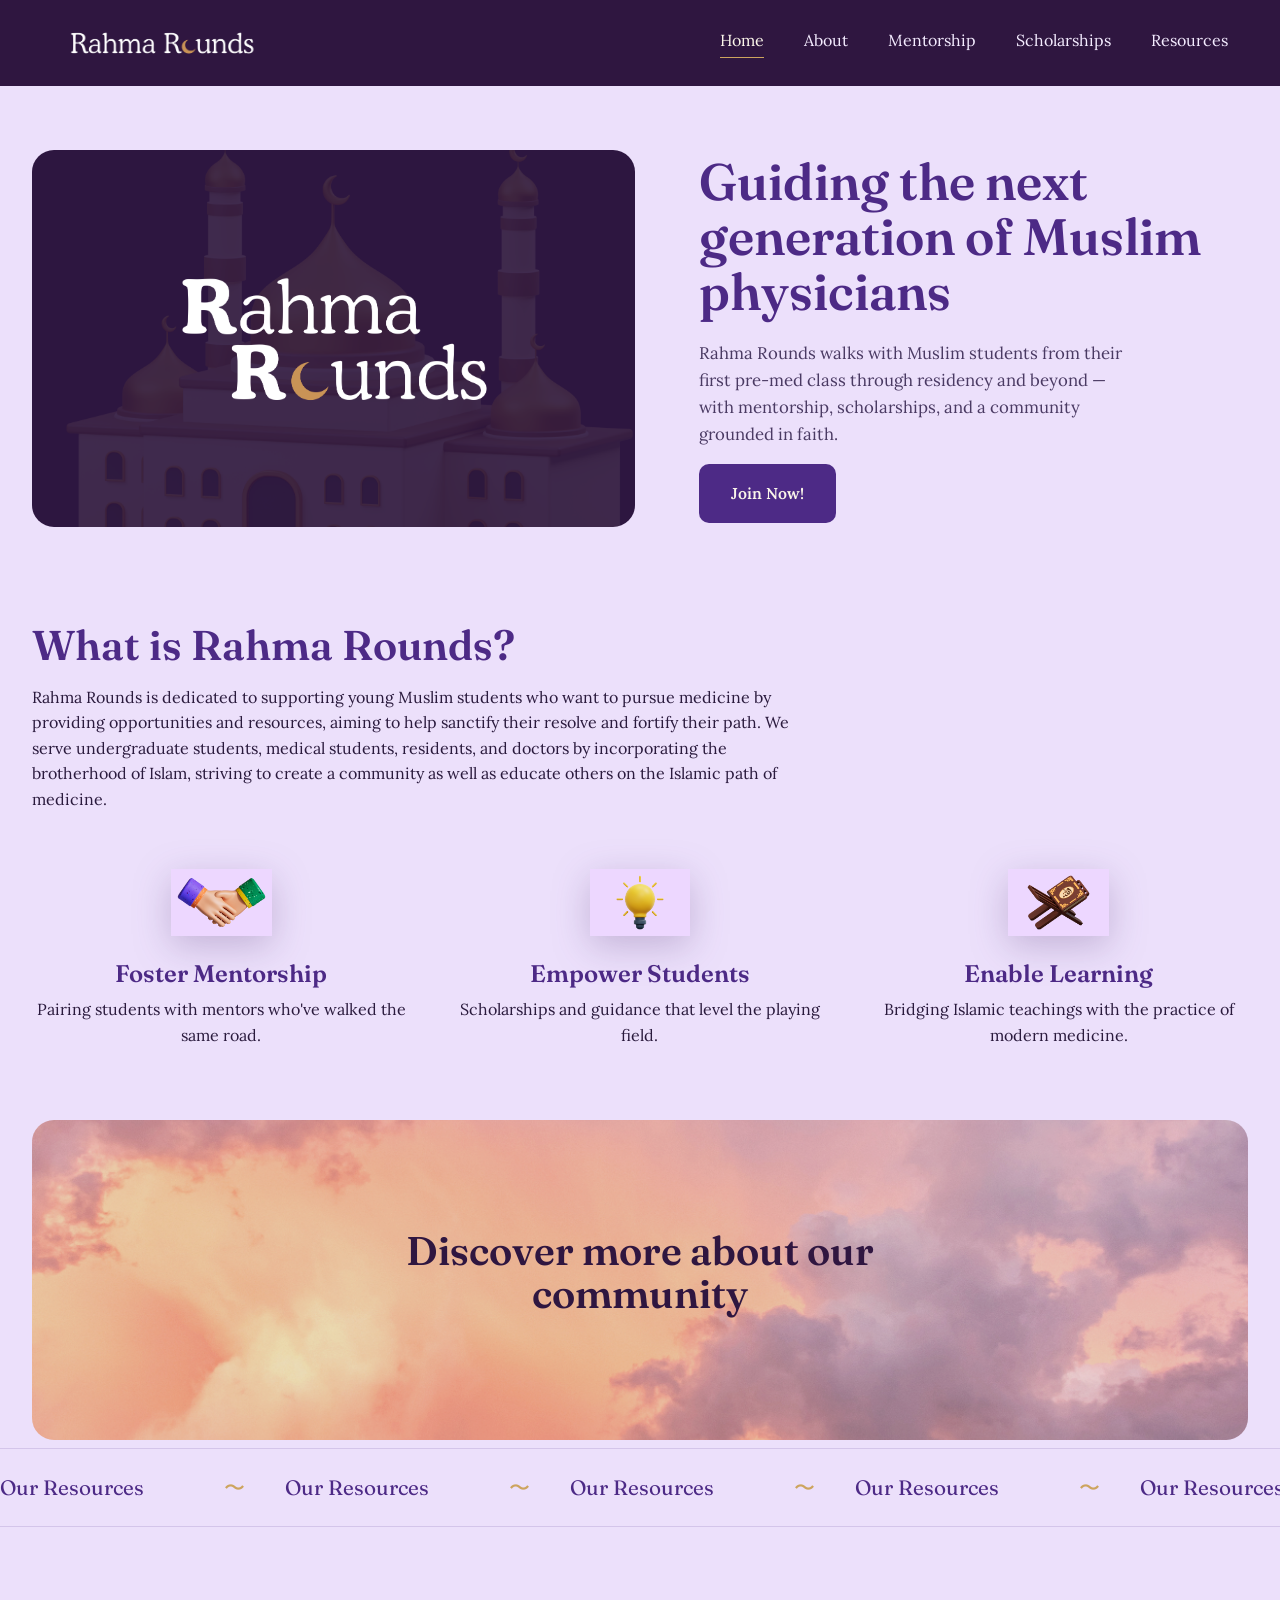
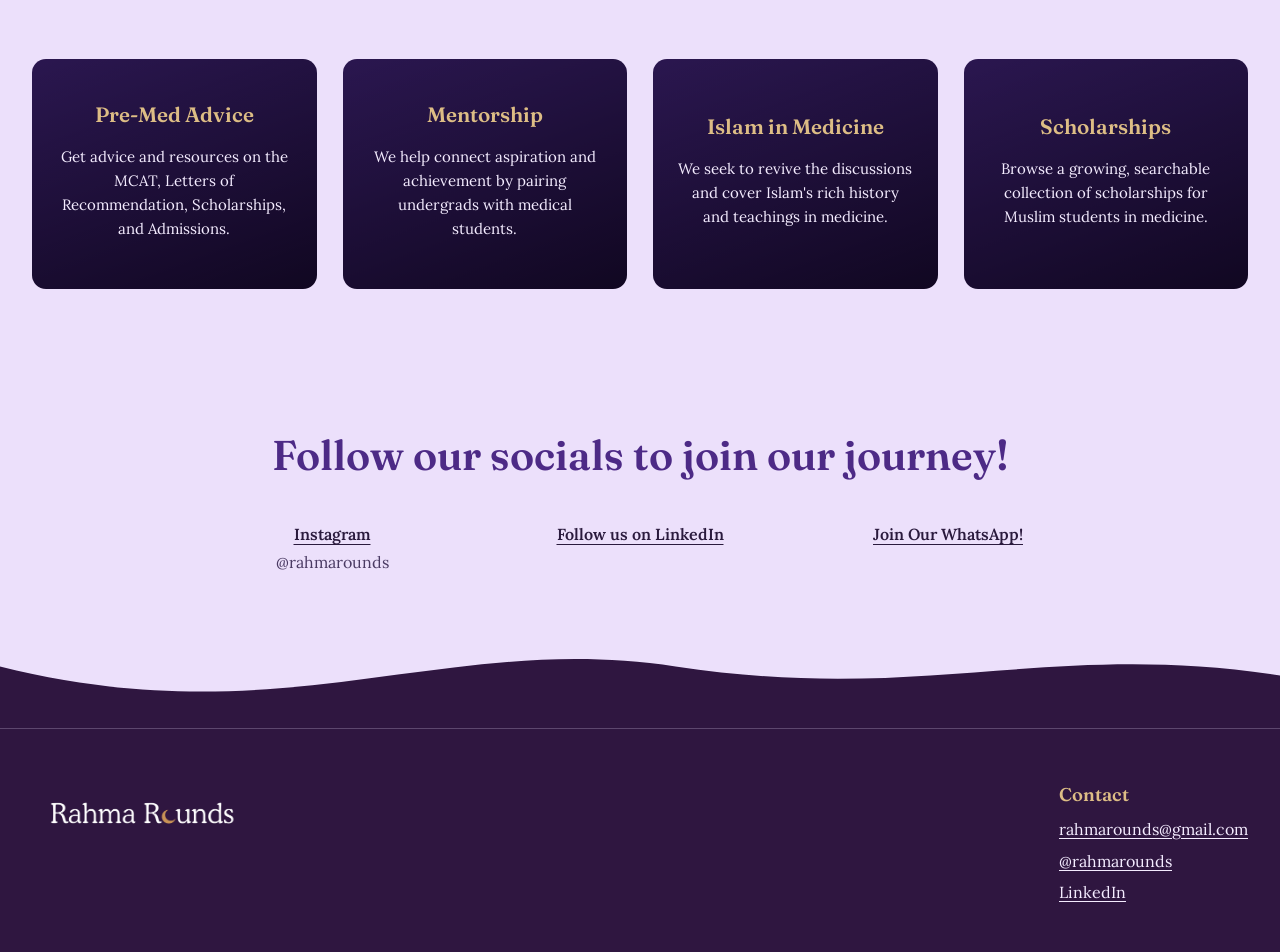
<file: index.html>
<!DOCTYPE html>
<html lang="en">
<head>
<meta charset="UTF-8">
<meta name="viewport" content="width=device-width, initial-scale=1.0">
<title>Rahma Rounds — Guiding the Next Generation of Muslim Physicians</title>
<meta name="description" content="Rahma Rounds supports young Muslim students pursuing medicine through mentorship, scholarships, and community.">
<link rel="icon" type="image/png" href="favicon.png">
<link rel="stylesheet" href="styles.css">
</head>
<body>

<header class="site-header">
  <div class="header-inner">
    <a href="index.html" class="logo-link" aria-label="Rahma Rounds — home">
      <img src="logo.png" alt="Rahma Rounds" class="logo-img" style="display:none;"
           onload="this.style.display='inline-block'; this.nextElementSibling.style.display='none';"
           onerror="this.style.display='none';">
      <span class="logo">Rahma R<span class="moon"></span>unds</span>
    </a>
    <nav class="main-nav">
      <a href="index.html" class="active">Home</a>
      <a href="about.html">About</a>
      <a href="mentorship.html">Mentorship</a>
      <a href="scholarships.html">Scholarships</a>
    <a href="resources.html">Resources</a>
    </nav>
    <button class="nav-toggle" aria-label="Toggle menu">☰</button>
  </div>
</header>

<!-- HERO -->
<section class="hero">
  <div class="hero-grid">
    <div class="hero-media">
      <img src="hero-poster.jpg" alt="Rahma Rounds community" onerror="this.style.display='none'">
    </div>
    <div class="hero-content">
      <h1>Guiding the next generation of Muslim physicians</h1>
      <p class="lede">Rahma Rounds walks with Muslim students from their first pre-med class through residency and beyond — with mentorship, scholarships, and a community grounded in faith.</p>
      <a href="https://linktr.ee/rahmarounds" class="btn btn-primary">Join Now!</a>
    </div>
  </div>
</section>

<!-- WHAT IS RAHMA ROUNDS -->
<section class="section-tight">
  <div class="section-inner">
    <h2 class="section-title">What is Rahma Rounds?</h2>
    <p class="lede-block">Rahma Rounds is dedicated to supporting young Muslim students who want to pursue medicine by providing opportunities and resources, aiming to help sanctify their resolve and fortify their path. We serve undergraduate students, medical students, residents, and doctors by incorporating the brotherhood of Islam, striving to create a community as well as educate others on the Islamic path of medicine.</p>

    <div class="feature-grid">
      <div class="feature">
        <div class="icon-slot">
          <img src="icon-mentorship.png" alt="" class="icon-img" style="display:none;"
               onload="this.style.display='inline-block'; this.nextElementSibling.style.display='none';"
               onerror="this.style.display='none';">
          <span class="emoji" aria-hidden="true">🤝</span>
        </div>
        <h3>Foster Mentorship</h3>
        <p>Pairing students with mentors who've walked the same road.</p>
      </div>
      <div class="feature">
        <div class="icon-slot">
          <img src="icon-empower.png" alt="" class="icon-img" style="display:none;"
               onload="this.style.display='inline-block'; this.nextElementSibling.style.display='none';"
               onerror="this.style.display='none';">
          <span class="emoji" aria-hidden="true">💡</span>
        </div>
        <h3>Empower Students</h3>
        <p>Scholarships and guidance that level the playing field.</p>
      </div>
      <div class="feature">
        <div class="icon-slot">
          <img src="icon-learning.png" alt="" class="icon-img" style="display:none;"
               onload="this.style.display='inline-block'; this.nextElementSibling.style.display='none';"
               onerror="this.style.display='none';">
          <span class="emoji" aria-hidden="true">📖</span>
        </div>
        <h3>Enable Learning</h3>
        <p>Bridging Islamic teachings with the practice of modern medicine.</p>
      </div>
    </div>
  </div>
</section>

<!-- COMMUNITY BANNER -->
<div class="community-banner" style="background-image:url('sky-banner.jpg'), linear-gradient(135deg, #f2b78c, #cdb7e6 55%, #8f9fd6); background-size: cover; background-position: center;">
  <h2>Discover more about our community</h2>
</div>

<!-- MARQUEE -->
<div class="marquee" aria-hidden="true">
  <div class="marquee-track">
    <span>Our Resources</span><span>Our Resources</span><span>Our Resources</span>
    <span>Our Resources</span><span>Our Resources</span><span>Our Resources</span>
    <span>Our Resources</span><span>Our Resources</span><span>Our Resources</span>
    <span>Our Resources</span><span>Our Resources</span><span>Our Resources</span>
  </div>
</div>

<!-- RESOURCE CARDS -->
<section class="section">
  <div class="section-inner">
    <div class="resource-grid">
      <div class="resource-card">
        <h3>Pre-Med Advice</h3>
        <p>Get advice and resources on the MCAT, Letters of Recommendation, Scholarships, and Admissions.</p>
      </div>
      <div class="resource-card">
        <h3>Mentorship</h3>
        <p>We help connect aspiration and achievement by pairing undergrads with medical students.</p>
      </div>
      <div class="resource-card">
        <h3>Islam in Medicine</h3>
        <p>We seek to revive the discussions and cover Islam's rich history and teachings in medicine.</p>
      </div>
      <div class="resource-card">
        <h3>Scholarships</h3>
        <p>Browse a growing, searchable collection of scholarships for Muslim students in medicine.</p>
      </div>
    </div>
  </div>
</section>

<!-- SOCIALS -->
<section class="section-tight center">
  <div class="section-inner">
    <h2 class="section-title">Follow our socials to join our journey!</h2>
    <div class="socials-grid">
      <div>
        <a href="https://instagram.com/rahmarounds" target="_blank" rel="noopener">Instagram</a>
        <span class="handle">@rahmarounds</span>
      </div>
      <div>
        <a href="https://www.linkedin.com/company/rahma-rounds" target="_blank" rel="noopener">Follow us on LinkedIn</a>
      </div>
      <div>
        <a href="https://docs.google.com/forms/d/e/1FAIpQLSc7GJRmUcCKKSubIZo6z7U_lhyujhrfehx-q_x-npqA0JdBIQ/viewform?usp=sf_link" target="_blank" rel="noopener">Join Our WhatsApp!</a>
      </div>
    </div>
  </div>
</section>

<div class="wave-divider">
  <svg viewBox="0 0 1440 110" preserveAspectRatio="none" xmlns="http://www.w3.org/2000/svg">
    <path style="fill: var(--plum-950)" d="M0,40 C 320,120 500,0 760,40 C 1040,82 1180,10 1440,50 L1440,110 L0,110 Z"></path>
  </svg>
</div>

<footer class="site-footer">
  <div class="footer-inner">
    <a href="index.html" class="logo-link" aria-label="Rahma Rounds — home">
      <img src="logo.png" alt="Rahma Rounds" class="logo-img" style="display:none;"
           onload="this.style.display='inline-block'; this.nextElementSibling.style.display='none';"
           onerror="this.style.display='none';">
      <span class="logo">Rahma R<span class="moon"></span>unds</span>
    </a>
    <div class="footer-contact">
      <h4>Contact</h4>
      <p><a href="mailto:rahmarounds@gmail.com">rahmarounds@gmail.com</a></p>
      <p><a href="https://instagram.com/rahmarounds" target="_blank" rel="noopener">@rahmarounds</a></p>
      <p><a href="https://www.linkedin.com/company/rahma-rounds" target="_blank" rel="noopener">LinkedIn</a></p>
    </div>
  </div>
</footer>

<script src="script.js"></script>
</body>
</html>
</file>
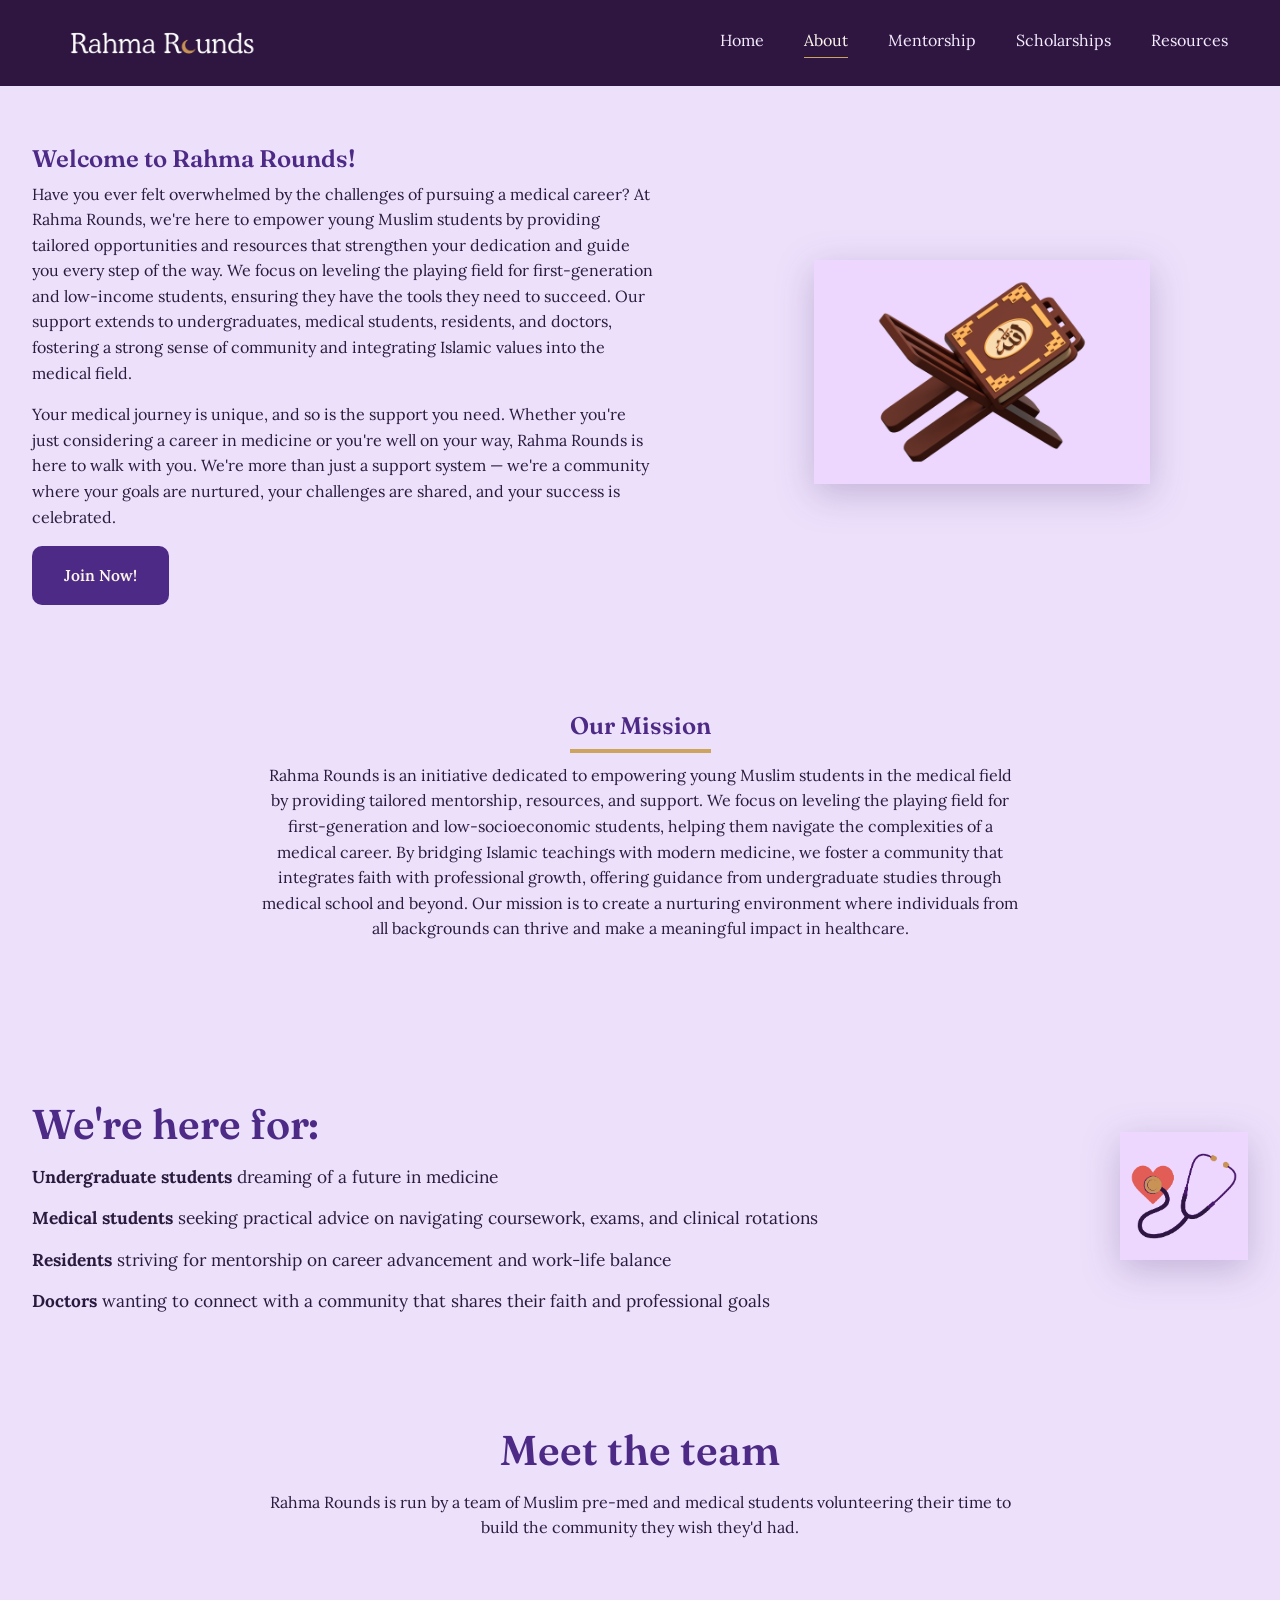
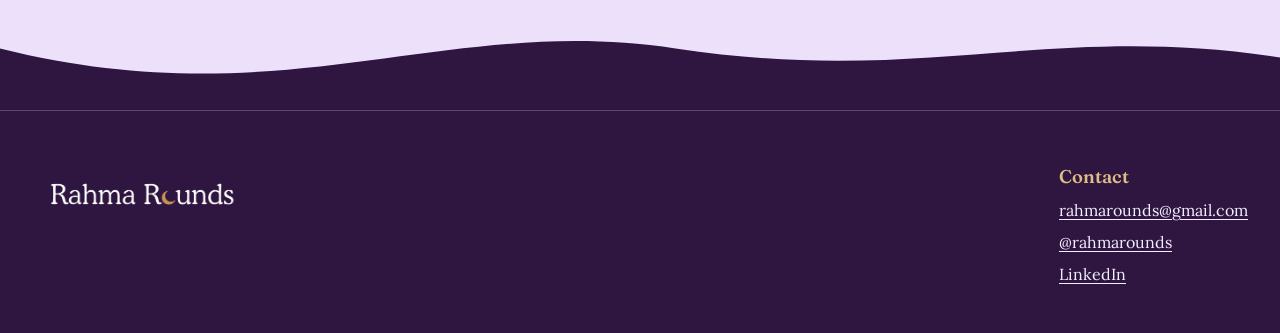
<file: about.html>
<!DOCTYPE html>
<html lang="en">
<head>
<meta charset="UTF-8">
<meta name="viewport" content="width=device-width, initial-scale=1.0">
<title>About — Rahma Rounds</title>
<meta name="description" content="Learn about Rahma Rounds' mission to empower young Muslim students in medicine.">
<link rel="icon" type="image/png" href="favicon.png">
<link rel="stylesheet" href="styles.css">
</head>
<body>

<header class="site-header">
  <div class="header-inner">
    <a href="index.html" class="logo-link" aria-label="Rahma Rounds — home">
      <img src="logo.png" alt="Rahma Rounds" class="logo-img" style="display:none;"
           onload="this.style.display='inline-block'; this.nextElementSibling.style.display='none';"
           onerror="this.style.display='none';">
      <span class="logo">Rahma R<span class="moon"></span>unds</span>
    </a>
    <nav class="main-nav">
      <a href="index.html">Home</a>
      <a href="about.html" class="active">About</a>
      <a href="mentorship.html">Mentorship</a>
      <a href="scholarships.html">Scholarships</a>
    <a href="resources.html">Resources</a>
    </nav>
    <button class="nav-toggle" aria-label="Toggle menu">☰</button>
  </div>
</header>

<section class="about-hero">
  <div class="about-grid">
    <div>
      <h1>Welcome to Rahma Rounds!</h1>
      <p>Have you ever felt overwhelmed by the challenges of pursuing a medical career? At Rahma Rounds, we're here to empower young Muslim students by providing tailored opportunities and resources that strengthen your dedication and guide you every step of the way. We focus on leveling the playing field for first-generation and low-income students, ensuring they have the tools they need to succeed. Our support extends to undergraduates, medical students, residents, and doctors, fostering a strong sense of community and integrating Islamic values into the medical field.</p>
      <p>Your medical journey is unique, and so is the support you need. Whether you're just considering a career in medicine or you're well on your way, Rahma Rounds is here to walk with you. We're more than just a support system — we're a community where your goals are nurtured, your challenges are shared, and your success is celebrated.</p>
      <a href="mentorship.html" class="btn btn-primary">Join Now!</a>
    </div>
    <div class="icon-slot icon-slot--hero">
      <img src="icon-about-hero.png" alt="" class="icon-img icon-img--hero" style="display:none;"
           onload="this.style.display='inline-block'; this.nextElementSibling.style.display='none';"
           onerror="this.style.display='none';">
      <span class="emoji-hero" aria-hidden="true">📖</span>
    </div>
  </div>
</section>

<section class="section mission-block">
  <h2>Our Mission</h2>
  <p>Rahma Rounds is an initiative dedicated to empowering young Muslim students in the medical field by providing tailored mentorship, resources, and support. We focus on leveling the playing field for first-generation and low-socioeconomic students, helping them navigate the complexities of a medical career. By bridging Islamic teachings with modern medicine, we foster a community that integrates faith with professional growth, offering guidance from undergraduate studies through medical school and beyond. Our mission is to create a nurturing environment where individuals from all backgrounds can thrive and make a meaningful impact in healthcare.</p>
</section>

<section class="section-tight">
  <div class="section-inner here-for">
    <div>
      <h2 class="section-title">We're here for:</h2>
      <ul>
        <li><strong>Undergraduate students</strong> dreaming of a future in medicine</li>
        <li><strong>Medical students</strong> seeking practical advice on navigating coursework, exams, and clinical rotations</li>
        <li><strong>Residents</strong> striving for mentorship on career advancement and work-life balance</li>
        <li><strong>Doctors</strong> wanting to connect with a community that shares their faith and professional goals</li>
      </ul>
    </div>
    <div class="icon-slot icon-slot--side">
      <img src="icon-here-for.png" alt="" class="icon-img icon-img--side" style="display:none;"
           onload="this.style.display='inline-block'; this.nextElementSibling.style.display='none';"
           onerror="this.style.display='none';">
      <span class="emoji-side" aria-hidden="true">❤️‍🩹</span>
    </div>
  </div>
</section>

<section class="section-tight center">
  <div class="section-inner">
    <h2 class="section-title">Meet the team</h2>
    <p class="lede-block" style="margin-inline:auto;">Rahma Rounds is run by a team of Muslim pre-med and medical students volunteering their time to build the community they wish they'd had.</p>
  </div>
</section>

<div class="wave-divider">
  <svg viewBox="0 0 1440 110" preserveAspectRatio="none" xmlns="http://www.w3.org/2000/svg">
    <path style="fill: var(--plum-950)" d="M0,40 C 320,120 500,0 760,40 C 1040,82 1180,10 1440,50 L1440,110 L0,110 Z"></path>
  </svg>
</div>

<footer class="site-footer">
  <div class="footer-inner">
    <a href="index.html" class="logo-link" aria-label="Rahma Rounds — home">
      <img src="logo.png" alt="Rahma Rounds" class="logo-img" style="display:none;"
           onload="this.style.display='inline-block'; this.nextElementSibling.style.display='none';"
           onerror="this.style.display='none';">
      <span class="logo">Rahma R<span class="moon"></span>unds</span>
    </a>
    <div class="footer-contact">
      <h4>Contact</h4>
      <p><a href="mailto:rahmarounds@gmail.com">rahmarounds@gmail.com</a></p>
      <p><a href="https://instagram.com/rahmarounds" target="_blank" rel="noopener">@rahmarounds</a></p>
      <p><a href="https://www.linkedin.com/company/rahma-rounds" target="_blank" rel="noopener">LinkedIn</a></p>
    </div>
  </div>
</footer>

<script src="script.js"></script>
</body>
</html>
</file>
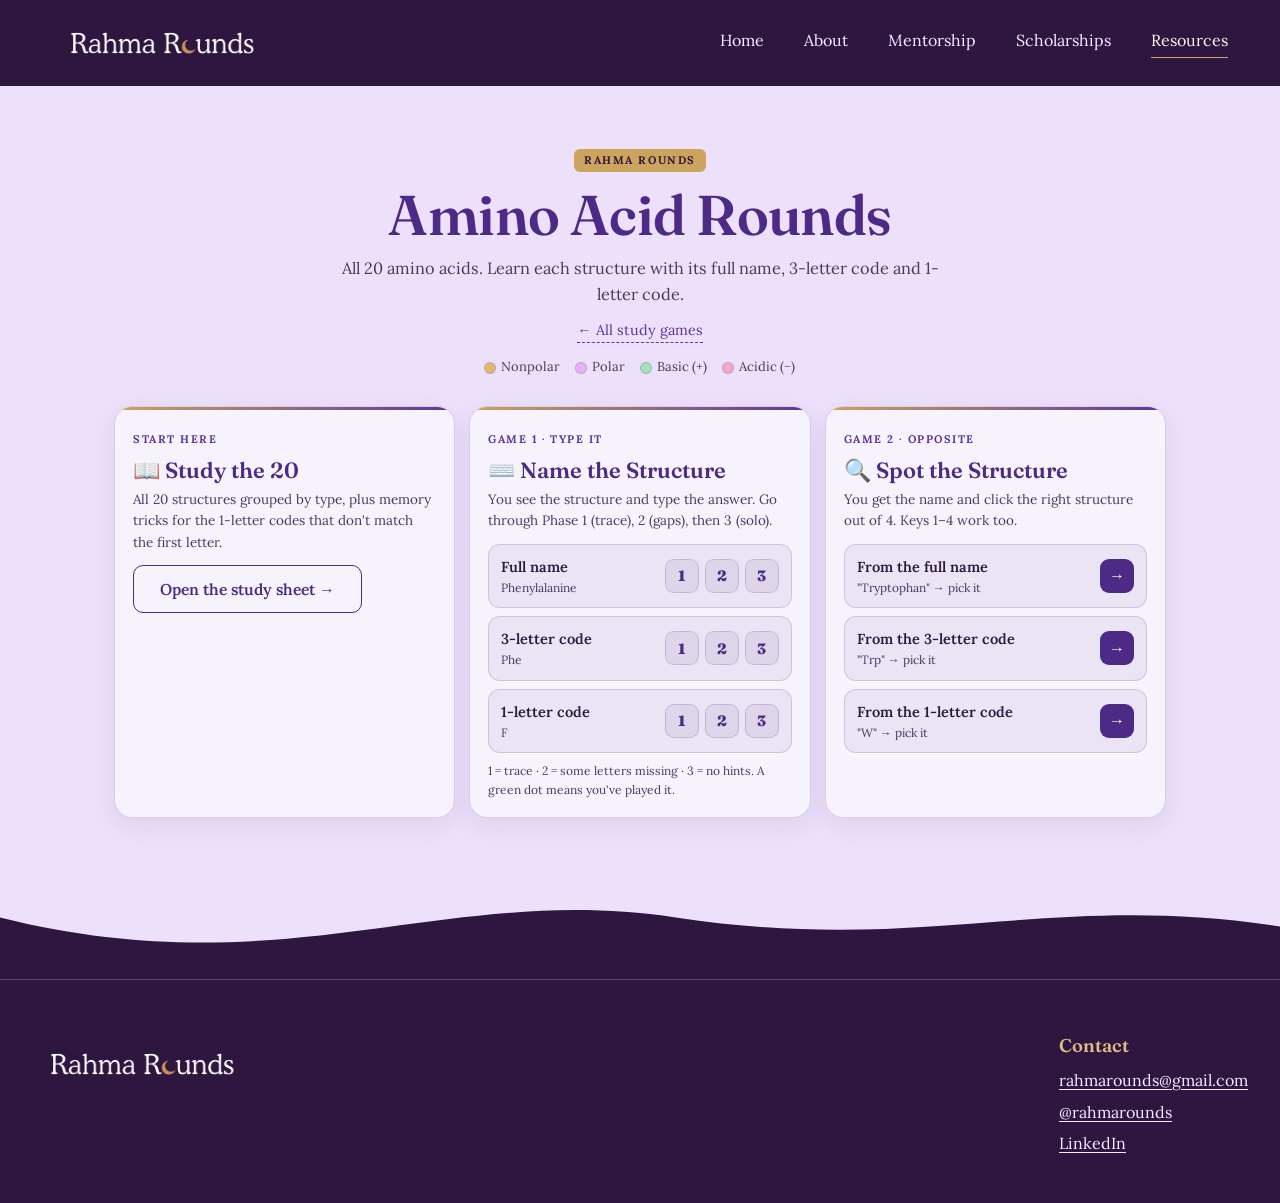
<file: amino.html>
<!doctype html>
<html lang="en"><head><meta charset="utf-8"><meta name="viewport" content="width=device-width,initial-scale=1">
<title>Amino Acid Rounds</title>
<meta name="theme-color" content="#2f1640">
<link rel="preconnect" href="https://fonts.googleapis.com"><link rel="preconnect" href="https://fonts.gstatic.com" crossorigin>
<link rel="icon" type="image/png" href="favicon.png">
<link rel="stylesheet" href="styles.css">
<style>
:root{--plum:#2A0B3D;--purple:#4F1964;--night:#5E4B6C;--gold:#E9B75F;--lav:#E6AFFC;--lilac:#EDD7FF;--cream:#F9F3DF;
 --text:#F6EEFF;--muted:#B9A6CC;--line:rgba(230,175,252,.18);--panel:rgba(79,25,100,.32);--deep:rgba(42,11,61,.6);--good:#9EE6BE;--bad:#F7A8C4}
*{box-sizing:border-box}html,body{margin:0}
body{background:radial-gradient(1200px 700px at 20% -10%,#4F1964 0%,#2A0B3D 45%,#171419 100%) fixed;background-color:#171419;color:var(--text);font-family:Lora,Georgia,serif;min-height:100vh;line-height:1.45}
.wrap{max-width:1100px;margin:0 auto;padding:22px 16px 70px}
.hidden{display:none!important}
button{font:inherit;color:inherit;cursor:pointer}
.chip{display:inline-block;background:var(--gold);color:var(--plum);font:800 11px/1 Fraunces,Georgia,serif;letter-spacing:.14em;padding:6px 10px;border-radius:6px;text-transform:uppercase}
h1{font:900 clamp(38px,6vw,62px)/1 Fraunces,Georgia,serif;margin:12px 0 8px;letter-spacing:-.01em;background:linear-gradient(90deg,var(--gold) 0%,#F3CFA0 30%,var(--lav) 70%,#C58BFF 100%);-webkit-background-clip:text;background-clip:text;color:transparent}
h2{font:900 30px/1.1 Fraunces,Georgia,serif;margin:0 0 6px}
.sub{color:var(--muted);margin:0 auto;max-width:600px}
.ghero{text-align:center;padding:16px 0 6px}
.legend{display:flex;gap:16px;justify-content:center;flex-wrap:wrap;margin-top:14px;font-size:13px;color:var(--muted)}
.catdot{display:inline-block;width:10px;height:10px;border-radius:50%;margin-right:6px;vertical-align:middle}
.modes{display:grid;grid-template-columns:repeat(auto-fit,minmax(300px,1fr));gap:14px;margin-top:22px}
.mode{background:var(--panel);border:1px solid var(--line);border-radius:18px;padding:18px;position:relative;overflow:hidden}
.mode::before{content:"";position:absolute;inset:0 0 auto 0;height:3px;background:linear-gradient(90deg,var(--gold),var(--lav))}
.mode h3{font:800 22px/1.1 Fraunces,Georgia,serif;margin:8px 0 6px}
.mode p{color:var(--muted);font-size:13.5px;margin:0 0 12px}
.tag{font:800 11px Fraunces,Georgia,serif;letter-spacing:.14em;color:var(--lav);text-transform:uppercase}
.lvl{background:var(--deep);border:1px solid var(--line);border-radius:12px;padding:10px 12px;margin-bottom:8px;display:flex;align-items:center;gap:10px}
.lvl>b{flex:1;font-weight:600;font-size:14.5px}.lvl small{color:var(--muted);font-size:12px;display:block;font-weight:400}
.lvl .best{font-size:11.5px;color:var(--gold);font-weight:500}
.ph{display:flex;gap:6px}
.phb{width:34px;height:34px;border-radius:9px;display:flex;align-items:center;justify-content:center;font:800 15px Fraunces,Georgia,serif;background:rgba(230,175,252,.12);border:1px solid var(--line);color:var(--lilac);transition:all .15s;position:relative}
.phb:hover{background:var(--gold);color:var(--plum);border-color:var(--gold)}
.phb.beat::after{content:"";position:absolute;top:-3px;right:-3px;width:9px;height:9px;border-radius:50%;background:var(--good);border:2px solid var(--plum)}
.lvl.click{cursor:pointer;transition:border-color .15s}.lvl.click:hover{border-color:var(--gold)}
.arrowb{width:34px;height:34px;border-radius:9px;display:flex;align-items:center;justify-content:center;background:var(--gold);color:var(--plum);font-weight:800}
.gbtn{background:linear-gradient(135deg,var(--gold),#F0C987);color:var(--plum);border:0;border-radius:12px;padding:11px 18px;font:800 15px Fraunces,Georgia,serif;letter-spacing:.02em;transition:transform .1s,filter .15s}
.gbtn:hover{filter:brightness(1.07)}.gbtn:active{transform:scale(.97)}
.gbtn.ghost{background:rgba(230,175,252,.1);color:var(--lilac);border:1px solid var(--line)}
.gbtn.small{padding:8px 13px;font-size:13px;border-radius:10px}
.phase-hint{font-size:12px;color:var(--muted);margin-top:6px}

/* play */
.top{display:flex;align-items:center;gap:12px;margin-bottom:12px;flex-wrap:wrap}
.top .t{flex:1;min-width:160px;font:800 18px Fraunces,Georgia,serif}.top .t small{display:block;font:400 12.5px Lora,Georgia,serif;color:var(--muted)}
.pill{background:rgba(230,175,252,.1);border:1px solid var(--line);border-radius:999px;padding:5px 12px;font-size:13px;font-weight:600}
.bar{height:6px;border-radius:6px;background:rgba(230,175,252,.1);overflow:hidden;margin-bottom:14px}.bar i{display:block;height:100%;width:0;background:linear-gradient(90deg,var(--gold),var(--lav));transition:width .3s}
.card{display:grid;grid-template-columns:minmax(0,1fr) minmax(0,1.1fr);gap:18px;background:var(--panel);border:1px solid var(--line);border-radius:22px;padding:18px;
 transition:transform .26s ease,opacity .26s ease;transform:perspective(1400px) rotateY(0)}
.card.flip-out{transform:perspective(1400px) rotateY(88deg);opacity:.2}
.card.flip-in{transform:perspective(1400px) rotateY(-88deg);opacity:.2;transition:none}
.card.single{grid-template-columns:1fr}
@media(max-width:760px){.card{grid-template-columns:1fr}}
.paper{background:var(--cream);border-radius:16px;display:flex;align-items:center;justify-content:center;padding:14px;min-height:320px;box-shadow:inset 0 0 0 1px rgba(42,11,61,.08)}
.paper svg{width:100%;height:100%;max-height:340px}
.side{display:flex;flex-direction:column;gap:14px;min-width:0}
.tabs{display:flex;gap:6px;background:var(--deep);padding:5px;border-radius:12px;border:1px solid var(--line)}
.tabs span{flex:1;text-align:center;padding:8px 6px;border-radius:9px;font-size:13px;font-weight:600;color:var(--muted)}
.tabs span.on{background:linear-gradient(135deg,var(--gold),#F0C987);color:var(--plum)}
.prompt{color:var(--muted);font-size:14.5px}.prompt b{color:var(--text)}
.typebox{position:relative;background:rgba(23,20,25,.55);border:1px solid var(--line);border-radius:14px;padding:18px 10px;display:flex;justify-content:center;align-items:center;min-height:84px;cursor:text}
.typebox.focus{border-color:var(--gold);box-shadow:0 0 0 3px rgba(233,183,95,.14)}
.slots{display:flex;flex-wrap:wrap;justify-content:center;row-gap:10px;font:800 clamp(24px,4.2vw,34px)/1.2 Fraunces,Georgia,serif}
.word{display:inline-flex;gap:3px;white-space:nowrap}.gap{width:.6em}
.slot{min-width:.7em;text-align:center;border-bottom:3px solid rgba(230,175,252,.22);color:rgba(237,215,255,.3);padding:0 1px}
.slot.done{color:var(--gold);border-bottom-color:rgba(233,183,95,.5)}
.slot.blank{color:transparent}.slot.hint{color:var(--bad)}
.slot.cur{border-bottom-color:var(--lav);animation:blink 1s steps(2) infinite}
@keyframes blink{50%{border-bottom-color:transparent}}
.ghostin{position:absolute;opacity:0;inset:0;width:100%;height:100%;font-size:16px;border:0;padding:0;cursor:text}
.shake{animation:shake .32s}
@keyframes shake{20%{transform:translateX(-7px)}40%{transform:translateX(7px)}60%{transform:translateX(-4px)}80%{transform:translateX(4px)}}
.txt{width:100%;background:rgba(23,20,25,.55);border:1px solid var(--line);border-radius:12px;padding:13px 14px;color:var(--text);font:600 19px Lora,Georgia,serif;outline:none}
.txt:focus{border-color:var(--gold);box-shadow:0 0 0 3px rgba(233,183,95,.14)}
.row{display:flex;gap:10px}.row .txt{flex:1}
.feedback{min-height:24px;font-weight:600;font-size:15px}
.feedback.good{color:var(--good)}.feedback.bad{color:var(--bad)}.feedback.info{color:var(--muted);font-weight:500}
.feedback .ans{display:block;font:800 24px Fraunces,Georgia,serif;color:var(--gold);margin-top:2px}
.info{display:grid;grid-template-columns:auto 1fr;gap:5px 14px;background:var(--deep);border:1px solid var(--line);border-radius:14px;padding:12px 14px;font-size:13.5px}
.info .k{color:var(--muted)}.info .v{font-weight:600}.info .v em{font-style:normal;color:var(--gold)}
.nextrow{display:flex;justify-content:flex-end;align-items:center;gap:10px}
.nextrow small{color:var(--muted);font-size:12px}
.timer{height:3px;background:rgba(230,175,252,.12);border-radius:3px;overflow:hidden;flex:1}.timer i{display:block;height:100%;background:var(--gold);width:100%}
.ask{text-align:center;padding:4px 0 12px}.ask .k{color:var(--muted);font-size:13px;letter-spacing:.12em;text-transform:uppercase;font-weight:600}
.ask .v{font:900 clamp(32px,5vw,48px) Fraunces,Georgia,serif;margin-top:4px;color:var(--gold)}
.opts{display:grid;grid-template-columns:repeat(4,1fr);gap:12px}
@media(max-width:860px){.opts{grid-template-columns:repeat(2,1fr)}}
.opt{background:var(--cream);border-radius:16px;padding:10px 10px 26px;border:3px solid transparent;position:relative;height:250px;display:flex;align-items:center;justify-content:center;transition:transform .12s,border-color .15s}
.opt:hover{transform:translateY(-2px);border-color:var(--lav)}
.opt svg{width:100%;height:100%}
.opt kbd{position:absolute;top:8px;left:10px;font:800 14px Fraunces,Georgia,serif;color:var(--night)}
.opt.right{border-color:#5FCB8E;box-shadow:0 0 0 4px rgba(158,230,190,.3)}
.opt.wrong{border-color:#E46A97;opacity:.8}
.opt.dim{opacity:.5}
.opt .badge{position:absolute;bottom:6px;left:0;right:0;text-align:center;font:800 14px Fraunces,Georgia,serif;color:var(--plum)}
.pickfoot{display:flex;flex-direction:column;gap:12px;margin-top:14px}

/* results */
.results{background:var(--panel);border:1px solid var(--line);border-radius:22px;padding:28px 20px;text-align:center}
.bigscore{font:900 76px/1 Fraunces,Georgia,serif;margin:12px 0 4px;background:linear-gradient(90deg,var(--gold),var(--lav));-webkit-background-clip:text;background-clip:text;color:transparent}
.stars{font-size:32px;letter-spacing:6px;margin:6px 0}
.misslist{text-align:left;max-width:720px;margin:18px auto 0;display:grid;grid-template-columns:repeat(auto-fill,minmax(210px,1fr));gap:10px}
.miss{background:var(--cream);color:var(--plum);border-radius:14px;padding:8px 10px;font-size:13px}
.miss svg{width:100%;height:130px}
.miss b{display:block;font:800 16px Fraunces,Georgia,serif}
.miss span{color:var(--night)}
.resbtns{display:flex;gap:10px;justify-content:center;flex-wrap:wrap;margin-top:22px}

/* study */
.famhead{display:flex;align-items:center;gap:10px;margin:26px 0 10px}
.famhead h3{font:800 20px Fraunces,Georgia,serif;margin:0}
.famhead small{color:var(--muted)}
.gal{display:grid;grid-template-columns:repeat(auto-fill,minmax(180px,1fr));gap:10px}
.gi{background:var(--cream);border-radius:14px;padding:8px 8px 10px;color:var(--plum);text-align:center;border:0;transition:transform .12s}
.gi:hover{transform:translateY(-2px)}
.gi svg{width:100%;height:150px}
.gi b{display:block;font:800 16px Fraunces,Georgia,serif}
.gi small{font-size:12.5px;color:var(--night)}
.tricks{background:var(--panel);border:1px solid var(--line);border-radius:18px;padding:16px 18px;margin-top:16px}
.tricks h3{font:800 18px Fraunces,Georgia,serif;margin:0 0 8px;color:var(--gold)}
.tricks ul{margin:0;padding-left:18px;columns:2 280px;column-gap:28px}
.tricks li{font-size:14px;margin-bottom:5px;break-inside:avoid;color:#e5d7f2}
.tricks li b{color:var(--gold)}
.modal{position:fixed;inset:0;background:rgba(10,4,16,.78);display:flex;align-items:center;justify-content:center;padding:16px;z-index:50}
.modal .box{background:#2A0B3D;border:1px solid var(--line);border-radius:20px;padding:16px;width:min(560px,100%);max-height:94vh;overflow:auto}
.modal .paper{min-height:340px}
.modal h2{margin:14px 0 8px}
.typebox:not(.focus):not(.finished)::after{content:"tap here to type";position:absolute;bottom:4px;left:0;right:0;text-align:center;font-size:11px;color:var(--muted);pointer-events:none}
.hublink{display:inline-block;margin-top:12px;color:var(--muted);font-size:13px;text-decoration:none;border-bottom:1px dashed var(--line)}
body{-webkit-text-size-adjust:100%}button{-webkit-tap-highlight-color:transparent}
@media(max-width:760px){.card{padding:12px;gap:12px;border-radius:18px}.paper{min-height:240px}.paper svg{max-height:260px}.top .t{order:-1;flex-basis:100%}.bigscore{font-size:58px}.opt{height:200px}.tricks ul{columns:1}}
@media(max-width:420px){.wrap{padding:14px 12px 50px}.opts{gap:8px}.opt{height:170px;padding:8px 6px 24px}.opt .badge{font-size:11.5px}.gal{grid-template-columns:repeat(2,1fr)}.gi svg{height:120px}}
</style>
<link rel="stylesheet" href="game-theme.css"></head>
<body class="amino">
<header class="site-header">
  <div class="header-inner">
    <a href="index.html" class="logo-link" aria-label="Rahma Rounds — home">
      <img src="logo.png" alt="Rahma Rounds" class="logo-img" style="display:none;"
           onload="this.style.display='inline-block'; this.nextElementSibling.style.display='none';"
           onerror="this.style.display='none';">
      <span class="logo">Rahma R<span class="moon"></span>unds</span>
    </a>
    <nav class="main-nav">
      <a href="index.html">Home</a>
      <a href="about.html">About</a>
      <a href="mentorship.html">Mentorship</a>
      <a href="scholarships.html">Scholarships</a>
      <a href="resources.html" class="active">Resources</a>
    </nav>
    <button class="nav-toggle" aria-label="Toggle menu">☰</button>
  </div>
</header><div class="wrap">

<!-- HOME -->
<section id="home">
  <div class="ghero">
    <span class="chip">Rahma Rounds</span>
    <h1>Amino Acid Rounds</h1>
    <p class="sub">All 20 amino acids. Learn each structure with its full name, 3-letter code and 1-letter code.</p>
    <a class="hublink" href="games.html">← All study games</a>
    <div class="legend" id="legend"></div>
  </div>
  <div class="modes">
    <div class="mode"><span class="tag">Start here</span><h3>📖 Study the 20</h3>
      <p>All 20 structures grouped by type, plus memory tricks for the 1-letter codes that don't match the first letter.</p>
      <button class="gbtn ghost" data-go="study">Open the study sheet →</button></div>
    <div class="mode"><span class="tag">Game 1 · Type it</span><h3>⌨️ Name the Structure</h3>
      <p>You see the structure and type the answer. Go through Phase 1 (trace), 2 (gaps), then 3 (solo).</p>
      <div id="typeLevels"></div>
      <div class="phase-hint">1 = trace · 2 = some letters missing · 3 = no hints. A green dot means you've played it.</div>
    </div>
    <div class="mode"><span class="tag">Game 2 · Opposite</span><h3>🔍 Spot the Structure</h3>
      <p>You get the name and click the right structure out of 4. Keys 1–4 work too.</p>
      <div id="pickLevels"></div>
    </div>
  </div>
</section>

<!-- STUDY -->
<section id="study" class="hidden">
  <div class="top"><button class="gbtn ghost small" data-go="home">← Home</button><div class="t">Study the 20<small>Tap any card to make it bigger</small></div></div>
  <h2>How to read these</h2>
  <p style="color:var(--muted);margin:0">Every amino acid has the same backbone: an amino group (H₃N⁺), a central α-carbon with an H, and a carboxylate (COO⁻). The only thing that changes is the <b style="color:var(--gold)">side chain</b>, the shaded part. Learn the side chain and you know the amino acid.</p>
  <div class="tricks"><h3>Tricky 1-letter codes</h3><ul>
    <li><b>F</b> Phenylalanine: sounds like "<b>F</b>enylalanine"</li>
    <li><b>W</b> Tryptophan: its double ring looks like a <b>W</b>, "t<b>W</b>yptophan"</li>
    <li><b>Y</b> Tyrosine: "t<b>Y</b>rosine"</li>
    <li><b>K</b> Lysine: L was taken, K sits right before L</li>
    <li><b>R</b> Arginine: "a<b>R</b>ginine", sounds like the letter R</li>
    <li><b>D</b> Aspartic acid: "aspar<b>D</b>ic", D comes before E like Asp before Glu</li>
    <li><b>E</b> Glutamic acid: "glu<b>E</b>tamic"</li>
    <li><b>N</b> Asparagine: "asparagi<b>N</b>e", the amide one has N</li>
    <li><b>Q</b> Glutamine: "<b>Q</b>-tamine"</li>
    <li>The other 11 use their first letter: G A V L I M P S T C H</li>
  </ul></div>
  <div id="studyGal"></div>
  <div style="text-align:center;margin-top:28px"><button class="gbtn" data-start="type:full:1">Ready? Start Game 1 · Phase 1 →</button></div>
</section>

<!-- PLAY -->
<section id="play" class="hidden">
  <div class="top">
    <button class="gbtn ghost small" data-go="home">← Quit</button>
    <div class="t" id="playTitle"></div>
    <span class="pill" id="prog"></span>
    <span class="pill" id="scoreNow" style="color:var(--gold)"></span>
  </div>
  <div class="bar"><i id="barFill"></i></div>
  <div class="card" id="card"></div>
</section>

<!-- RESULTS -->
<section id="results" class="hidden"><div class="results" id="resultsBox"></div></section>

</div>

<div class="wave-divider">
  <svg viewBox="0 0 1440 110" preserveAspectRatio="none" xmlns="http://www.w3.org/2000/svg">
    <path style="fill: var(--plum-950)" d="M0,40 C 320,120 500,0 760,40 C 1040,82 1180,10 1440,50 L1440,110 L0,110 Z"></path>
  </svg>
</div>

<footer class="site-footer">
  <div class="footer-inner">
    <a href="index.html" class="logo-link" aria-label="Rahma Rounds — home">
      <img src="logo.png" alt="Rahma Rounds" class="logo-img" style="display:none;"
           onload="this.style.display='inline-block'; this.nextElementSibling.style.display='none';"
           onerror="this.style.display='none';">
      <span class="logo">Rahma R<span class="moon"></span>unds</span>
    </a>
    <div class="footer-contact">
      <h4>Contact</h4>
      <p><a href="mailto:rahmarounds@gmail.com">rahmarounds@gmail.com</a></p>
      <p><a href="https://instagram.com/rahmarounds" target="_blank" rel="noopener">@rahmarounds</a></p>
      <p><a href="https://www.linkedin.com/company/rahma-rounds" target="_blank" rel="noopener">LinkedIn</a></p>
    </div>
  </div>
</footer>

<div class="modal hidden" id="modal"><div class="box">
  <div class="paper" id="modalStruct"></div>
  <h2 id="modalName"></h2>
  <div class="info" id="modalInfo"></div>
  <div style="text-align:right;margin-top:12px"><button class="gbtn ghost" id="modalClose">Close</button></div>
</div></div>

<script src="script.js"></script>
<script>
/* ===== Amino acid data + structure renderer (shared by mockup and game) ===== */
const AA=[
 {n:'Glycine',t:'Gly',o:'G',cat:'np',sc:['H']},
 {n:'Alanine',t:'Ala',o:'A',cat:'np',sc:['CH₃']},
 {n:'Valine',t:'Val',o:'V',cat:'np',sc:[{c:'CH',l:'CH₃',r:'CH₃'}]},
 {n:'Leucine',t:'Leu',o:'L',cat:'np',sc:['CH₂',{c:'CH',l:'CH₃',r:'CH₃'}]},
 {n:'Isoleucine',t:'Ile',o:'I',cat:'np',sc:[{c:'CH',lh:'H₃C'},'CH₂','CH₃']},
 {n:'Methionine',t:'Met',o:'M',cat:'np',sc:['CH₂','CH₂','S','CH₃']},
 {n:'Proline',t:'Pro',o:'P',cat:'np',sc:'pro'},
 {n:'Phenylalanine',t:'Phe',o:'F',cat:'np',sc:['CH₂',{ring:'benz'}]},
 {n:'Tryptophan',t:'Trp',o:'W',cat:'np',sc:['CH₂',{ring:'ind'}]},
 {n:'Serine',t:'Ser',o:'S',cat:'po',sc:['CH₂','OH']},
 {n:'Threonine',t:'Thr',o:'T',cat:'po',sc:[{c:'CH',l:'OH',r:'CH₃'}]},
 {n:'Cysteine',t:'Cys',o:'C',cat:'po',sc:['CH₂','SH']},
 {n:'Tyrosine',t:'Tyr',o:'Y',cat:'po',sc:['CH₂',{ring:'benz',oh:1}]},
 {n:'Asparagine',t:'Asn',o:'N',cat:'po',sc:['CH₂',{c:'C',l:'NH₂',r:'O',rd:1}]},
 {n:'Glutamine',t:'Gln',o:'Q',cat:'po',sc:['CH₂','CH₂',{c:'C',l:'NH₂',r:'O',rd:1}]},
 {n:'Lysine',t:'Lys',o:'K',cat:'pos',sc:['CH₂','CH₂','CH₂','CH₂','NH₃⁺']},
 {n:'Arginine',t:'Arg',o:'R',cat:'pos',sc:['CH₂','CH₂','CH₂','NH',{c:'C',rh:'NH₂⁺',rhd:1},'NH₂']},
 {n:'Histidine',t:'His',o:'H',cat:'pos',sc:['CH₂',{ring:'imid'}]},
 {n:'Aspartic acid',t:'Asp',o:'D',cat:'neg',sc:['CH₂',{c:'C',l:'O⁻',r:'O',rd:1}]},
 {n:'Glutamic acid',t:'Glu',o:'E',cat:'neg',sc:['CH₂','CH₂',{c:'C',l:'O⁻',r:'O',rd:1}]},
];
const CATS={
 np:{name:'Nonpolar · hydrophobic',short:'Nonpolar',col:'#E9B75F'},
 po:{name:'Polar · neutral',short:'Polar',col:'#E6AFFC'},
 pos:{name:'Basic · (+) charge',short:'Basic (+)',col:'#9EE6BE'},
 neg:{name:'Acidic · (−) charge',short:'Acidic (−)',col:'#F7A8C4'},
};

function lw(s){let w=0;for(const ch of s)w+=/[₀-₉⁺⁻]/.test(ch)?5.2:8.6;return w}
function structSVG(aa,opt={}){
  const ink=opt.ink||'#2A0B3D', hlc=opt.hl||CATS[aa.cat].col;
  const N=[],E=[],CIRC=[];
  const node=(x,y,l='',sc=false)=>{N.push({x,y,l,sc});return N.length-1};
  const bond=(a,b,o=1,ctr=null)=>E.push({a,b,o,ctr});
  const X=120,Y=72,S=34;
  const ca=node(X,Y,'C');
  bond(ca,node(X,Y-34,'H'));
  const cc=node(X+40,Y,'C');bond(ca,cc);
  bond(cc,node(X+62,Y-24,'O'),2);bond(cc,node(X+64,Y+24,'O⁻'));
  const poly=(cx,cy,R,n,startDeg)=>{const v=[];for(let k=0;k<n;k++){const a=(startDeg+k*360/n)*Math.PI/180;v.push(node(cx+R*Math.cos(a),cy+R*Math.sin(a),'',true))}return v};
  if(aa.sc==='pro'){
    const n=node(X-42,Y,'H₂N⁺');
    const cb=node(X+8,Y+38,'CH₂',true),cg=node(X-22,Y+62,'CH₂',true),cd=node(X-50,Y+38,'H₂C',true);
    bond(n,ca);bond(ca,cb);bond(cb,cg);bond(cg,cd);bond(cd,n);
  }else{
    bond(node(X-44,Y,'H₃N⁺'),ca);
    let cur=ca,x=X,y=Y;
    for(const st of aa.sc){
      if(typeof st==='string'){y+=S;const k=node(x,y,st,true);bond(cur,k);cur=k;continue}
      if(st.c){
        y+=S;const k=node(x,y,st.c,true);bond(cur,k);cur=k;
        if(st.lh)bond(k,node(x-40,y,st.lh,true));
        if(st.rh)bond(k,node(x+46,y,st.rh,true),st.rhd?2:1);
        if(st.l)bond(k,node(x-24,y+30,st.l,true));
        if(st.r)bond(k,node(x+24,y+30,st.r,true),st.rd?2:1);
        continue;
      }
      if(st.ring==='benz'){
        const R=20,cy=y+30+R;const v=poly(x,cy,R,6,-90);
        bond(cur,v[0]);for(let k=0;k<6;k++)bond(v[k],v[(k+1)%6]);
        CIRC.push([x,cy,R*0.6]);
        if(st.oh)bond(v[3],node(x,cy+R+26,'OH',true));
      }
      if(st.ring==='imid'){
        const R=19,cy=y+28+R;const v=poly(x,cy,R,5,-90);
        N[v[4]].l='HN';N[v[2]].l='NH⁺';
        bond(cur,v[0]);
        for(let k=0;k<5;k++){const dbl=(k===0||k===2);bond(v[k],v[(k+1)%5],dbl?2:1,dbl?[x,cy]:null)}
      }
      if(st.ring==='ind'){
        const R=17,cy=y+28+R;const v=poly(x,cy,R,5,-90);
        N[v[3]].l='HN';
        bond(cur,v[0]);
        for(let k=0;k<5;k++){const dbl=(k===4);bond(v[k],v[(k+1)%5],dbl?2:1,dbl?[x,cy]:null)}
        const A=N[v[1]],B=N[v[2]],s=Math.hypot(B.x-A.x,B.y-A.y),mx=(A.x+B.x)/2,my=(A.y+B.y)/2;
        let nx=mx-x,ny=my-cy;const nl=Math.hypot(nx,ny);nx/=nl;ny/=nl;
        const hx=mx+nx*s*Math.sqrt(3)/2,hy=my+ny*s*Math.sqrt(3)/2;
        const a0=Math.atan2(A.y-hy,A.x-hx),a1=Math.atan2(B.y-hy,B.x-hx);
        let step=Math.PI/3;let diff=a1-a0;while(diff>Math.PI)diff-=2*Math.PI;while(diff<-Math.PI)diff+=2*Math.PI;if(diff<0)step=-step;
        const hv=[v[1]];for(let k=1;k<6;k++){const a=a0+step*k;hv.push(k===1?v[2]:node(hx+s*Math.cos(a),hy+s*Math.sin(a),'',true))}
        for(let k=1;k<6;k++)bond(hv[k],hv[(k+1)%6]);
        CIRC.push([hx,hy,s*0.58]);
      }
    }
  }
  const trim=(nd,ux,uy)=>{if(!nd.l)return 0;const hw=lw(nd.l)/2+2,hh=9;return Math.min(Math.abs(ux)>1e-6?hw/Math.abs(ux):1e9,Math.abs(uy)>1e-6?hh/Math.abs(uy):1e9)+1};
  let lines='';
  for(const e of E){
    const a=N[e.a],b=N[e.b];let dx=b.x-a.x,dy=b.y-a.y;const L=Math.hypot(dx,dy),ux=dx/L,uy=dy/L;
    const ta=trim(a,ux,uy),tb=trim(b,-ux,-uy);
    const x1=a.x+ux*ta,y1=a.y+uy*ta,x2=b.x-ux*tb,y2=b.y-uy*tb;
    if(e.o===2&&!e.ctr){const px=-uy*2.6,py=ux*2.6;
      lines+=`<line x1="${x1+px}" y1="${y1+py}" x2="${x2+px}" y2="${y2+py}"/><line x1="${x1-px}" y1="${y1-py}" x2="${x2-px}" y2="${y2-py}"/>`;
    }else{
      lines+=`<line x1="${x1}" y1="${y1}" x2="${x2}" y2="${y2}"/>`;
      if(e.o===2){const [cx,cy]=e.ctr;let px=-uy,py=ux;if((cx-(a.x+b.x)/2)*px+(cy-(a.y+b.y)/2)*py<0){px=-px;py=-py}
        const sh=0.2;lines+=`<line x1="${x1+dx*sh+px*4.5}" y1="${y1+dy*sh+py*4.5}" x2="${x2-dx*sh+px*4.5}" y2="${y2-dy*sh+py*4.5}"/>`}
    }
  }
  const circ=CIRC.map(([x,y,r])=>`<circle cx="${x}" cy="${y}" r="${r}" fill="none"/>`).join('');
  const labels=N.filter(n=>n.l).map(n=>`<text x="${n.x}" y="${n.y}">${n.l}</text>`).join('');
  let x0=1e9,y0=1e9,x1=-1e9,y1=-1e9,sx0=1e9,sy0=1e9,sx1=-1e9,sy1=-1e9;
  for(const n of N){const hw=n.l?lw(n.l)/2:0,hh=n.l?9:0;
    x0=Math.min(x0,n.x-hw);x1=Math.max(x1,n.x+hw);y0=Math.min(y0,n.y-hh);y1=Math.max(y1,n.y+hh);
    if(n.sc){sx0=Math.min(sx0,n.x-hw);sx1=Math.max(sx1,n.x+hw);sy0=Math.min(sy0,n.y-hh);sy1=Math.max(sy1,n.y+hh)}}
  const pad=14;x0-=pad;y0-=pad;x1+=pad;y1+=pad;
  const hl=opt.noHL?'':`<rect x="${sx0-7}" y="${sy0-6}" width="${sx1-sx0+14}" height="${sy1-sy0+12}" rx="9" fill="${hlc}" fill-opacity="0.42"/>`;
  return `<svg class="struct" viewBox="${x0} ${y0} ${x1-x0} ${y1-y0}" xmlns="http://www.w3.org/2000/svg" role="img" aria-label="structure">${hl}
   <g stroke="${ink}" stroke-width="1.7" stroke-linecap="round">${lines}${circ}</g>
   <g fill="${ink}" font-family="Lora,Georgia,serif" font-weight="600" font-size="14" text-anchor="middle" dominant-baseline="central">${labels}</g></svg>`;
}


/* ================= EXTRA DATA ================= */
const NOTES={
 G:'Just an H. Smallest one, and the only one that isn\'t chiral',
 A:'One methyl group (CH₃)',
 V:'Branched, a V-shaped fork of two CH₃',
 L:'CH₂ then a fork of two CH₃',
 I:'Branch right at the β-carbon, then CH₂–CH₃. Two chiral centers',
 M:'Has sulfur in the middle of the chain (S–CH₃)',
 P:'Side chain loops back and bonds to the N, making a ring. Breaks α-helices',
 F:'CH₂ plus a benzene ring',
 W:'CH₂ plus an indole (double ring with NH). The biggest side chain',
 S:'CH₂–OH',
 T:'Branched, with an OH and a CH₃',
 C:'CH₂–SH (thiol). Forms disulfide bonds. Some charts call it nonpolar',
 Y:'Benzene ring with an OH (phenol)',
 N:'Amide: C=O with NH₂',
 Q:'Like asparagine with one more CH₂',
 K:'Four CH₂ then NH₃⁺',
 R:'Guanidinium group, the most basic one',
 H:'Imidazole ring. pKa ≈ 6, so it can be charged or neutral at body pH',
 D:'Carboxylate (COO⁻) after one CH₂',
 E:'Like aspartic acid with one more CH₂',
};
const TRICK={F:'"Fenylalanine"',W:'double ring looks like a W',Y:'"tYrosine"',K:'K comes right before L',R:'"aRginine"',D:'"asparDic"',E:'"gluEtamic"',N:'"asparagiNe"',Q:'"Q-tamine"'};
const LEVELS={full:{name:'Full name',ex:'Phenylalanine',get:a=>a.n},three:{name:'3-letter code',ex:'Phe',get:a=>a.t},one:{name:'1-letter code',ex:'F',get:a=>a.o}};
const PHASES={1:'Phase 1 · Trace the letters',2:'Phase 2 · Fill in the gaps',3:'Phase 3 · Solo, no hints'};

/* ================= HELPERS ================= */
const $=s=>document.querySelector(s);
const esc=s=>String(s).replace(/[&<>"']/g,ch=>({'&':'&amp;','<':'&lt;','>':'&gt;','"':'&quot;',"'":'&#39;'}[ch]));
const shuffle=a=>{for(let i=a.length-1;i>0;i--){const j=Math.floor(Math.random()*(i+1));[a[i],a[j]]=[a[j],a[i]]}return a};
const normTxt=x=>x.toLowerCase().replace(/[^a-z]/g,'');
function loadBest(){try{return JSON.parse(localStorage.getItem('amino-best')||'{}')}catch(_){return {}}}
function saveBest(k,v){try{const b=loadBest();if(!(k in b)||v>b[k]){b[k]=v;localStorage.setItem('amino-best',JSON.stringify(b))}}catch(_){}}
function show(id){['home','study','play','results'].forEach(x=>$('#'+x).classList.toggle('hidden',x!==id));window.scrollTo(0,0);if(id==='home')buildHome()}
function infoHTML(a){
  const c=CATS[a.cat];
  return `<span class="k">Names</span><span class="v">${a.n} · <em>${a.t}</em> · <em>${a.o}</em></span>
  <span class="k">Type</span><span class="v"><i class="catdot" style="background:${c.col}"></i>${c.name}</span>
  <span class="k">Side chain</span><span class="v">${NOTES[a.o]}</span>
  ${TRICK[a.o]?`<span class="k">1-letter trick</span><span class="v">${a.o} = ${TRICK[a.o]}</span>`:''}`;
}

/* ================= HOME ================= */
$('#legend').innerHTML=Object.values(CATS).map(c=>`<span><i class="catdot" style="background:${c.col}"></i>${c.short}</span>`).join('');
function buildHome(){
  const b=loadBest();
  $('#typeLevels').innerHTML=Object.entries(LEVELS).map(([k,L])=>{
    const bests=[1,2,3].map(p=>b[`type-${k}-${p}`]);
    const top=bests.filter(x=>x!=null);
    return `<div class="lvl"><b>${L.name}<small>${L.ex}${top.length?` <span class="best">· best ${Math.max(...top)}/20</span>`:''}</small></b>
      <div class="ph">${[1,2,3].map(p=>`<button class="phb ${bests[p-1]!=null?'beat':''}" data-start="type:${k}:${p}" title="Phase ${p}">${p}</button>`).join('')}</div></div>`}).join('');
  $('#pickLevels').innerHTML=Object.entries(LEVELS).map(([k,L])=>{
    const v=b[`pick-${k}-0`];
    return `<div class="lvl click" data-start="pick:${k}:0"><b>From the ${L.name.toLowerCase()}<small>"${L.get(AA[8])}" → pick it${v!=null?` <span class="best">· best ${v}/20</span>`:''}</small></b><span class="arrowb">→</span></div>`}).join('');
}

/* ================= STUDY ================= */
function buildStudy(){
  const g=$('#studyGal');
  g.innerHTML=Object.entries(CATS).map(([ck,c])=>`<div class="famhead"><i class="catdot" style="background:${c.col};width:14px;height:14px"></i><h3>${c.name}</h3><small>${AA.filter(a=>a.cat===ck).length} amino acids</small></div>
    <div class="gal">${AA.filter(a=>a.cat===ck).map(a=>`<button class="gi" data-aa="${a.o}">${structSVG(a)}<b>${a.n}</b><small>${a.t} · ${a.o}</small></button>`).join('')}</div>`).join('');
  g.querySelectorAll('[data-aa]').forEach(el=>el.addEventListener('click',()=>openModal(AA.find(a=>a.o===el.dataset.aa))));
}
function openModal(a){$('#modalStruct').innerHTML=structSVG(a);$('#modalName').textContent=a.n;$('#modalInfo').innerHTML=infoHTML(a);$('#modal').classList.remove('hidden')}
$('#modalClose').onclick=()=>$('#modal').classList.add('hidden');
$('#modal').addEventListener('click',e=>{if(e.target.id==='modal')$('#modal').classList.add('hidden')});

/* ================= GAME ================= */
let G=null;
function startRound(mode,level,phase){
  if(G)clearTimeout(G.timer);
  G={mode,level,phase:+phase,key:`${mode}-${level}-${phase}`,deck:shuffle(AA.slice()),i:0,score:0,misses:[],timer:null,flipping:false};
  const L=LEVELS[level];
  $('#playTitle').innerHTML=mode==='type'?`Name the Structure<small>${L.name} · ${PHASES[G.phase]}</small>`:`Spot the Structure<small>From the ${L.name.toLowerCase()}</small>`;
  show('play');renderQ();
}
function fb(html,cls){const f=$('#feedback');f.className='feedback '+(cls||'');f.innerHTML=html}

function renderQ(){
  const a=G.deck[G.i];
  Object.assign(G,{a,mist:0,slotMiss:0,done:false,pos:0,hidden:new Set(),hintShown:new Set()});
  clearTimeout(G.timer);
  $('#prog').textContent=`${G.i+1} / ${G.deck.length}`;
  $('#scoreNow').textContent=`✓ ${G.score}`;
  $('#barFill').style.width=(G.i/G.deck.length*100)+'%';
  const card=$('#card');
  const tail=`<div class="feedback" id="feedback"></div><div class="info hidden" id="reveal"></div>
    <div class="nextrow hidden" id="nextRow"><div class="timer"><i id="timerFill"></i></div><small>or press Enter</small><button class="gbtn" id="nextBtn">Next →</button></div>`;

  if(G.mode==='type'){
    card.classList.remove('single');
    const tabs=Object.entries(LEVELS).map(([k,L])=>`<span class="${k===G.level?'on':''}">${L.name}</span>`).join('');
    const target=LEVELS[G.level].get(a);
    let answer;
    if(G.phase<3){
      answer=`<div class="typebox" id="typebox"><div class="slots" id="slots"></div>
        <input id="ghost" class="ghostin" autocomplete="off" autocorrect="off" autocapitalize="off" spellcheck="false" aria-label="Type the answer"></div>`;
    }else{
      answer=`<form id="f3" class="row" autocomplete="off"><input id="ans3" class="txt" placeholder="${LEVELS[G.level].name}…" autocomplete="off" autocorrect="off" autocapitalize="off" spellcheck="false"><button class="gbtn">Check</button></form>`;
    }
    const pr=G.phase===1?'Look at the structure, then <b>type the faded letters</b>.':G.phase===2?'Type the <b>whole answer</b>. Some letters are hidden. Miss one twice and it shows in pink.':`Type the <b>${LEVELS[G.level].name.toLowerCase()}</b>, then press Enter.`;
    card.innerHTML=`<div class="paper">${structSVG(a)}</div><div class="side"><div class="tabs">${tabs}</div><div class="prompt">${pr}</div>${answer}${tail}</div>`;
    if(G.phase<3){
      G.chars=[...target];
      if(G.phase===2){
        const li=G.chars.map((ch,i)=>/[a-z]/i.test(ch)?i:-1).filter(i=>i>=0);
        G.hidden=new Set(shuffle(li.slice()).slice(0,Math.max(1,Math.round(li.length*0.5))));
      }
      skipFixed();renderSlots();
      const gi=$('#ghost');
      gi.addEventListener('input',()=>{const v=gi.value;gi.value='';for(const ch of v)onKey(ch)});
      gi.addEventListener('focus',()=>$('#typebox').classList.add('focus'));
      gi.addEventListener('blur',()=>{const tb=$('#typebox');if(tb)tb.classList.remove('focus')});
      setTimeout(()=>gi.focus({preventScroll:true}),30);
    }else{
      $('#f3').addEventListener('submit',e=>{e.preventDefault();checkSolo()});
      setTimeout(()=>$('#ans3').focus({preventScroll:true}),30);
    }
  }else{
    card.classList.add('single');
    // distractors: up to 2 from same category, rest random
    const same=shuffle(AA.filter(x=>x!==a&&x.cat===a.cat)).slice(0,2);
    const rest=shuffle(AA.filter(x=>x!==a&&!same.includes(x))).slice(0,3-same.length);
    G.opts=shuffle([a,...same,...rest]);
    card.innerHTML=`<div><div class="ask"><div class="k">Which one is</div><div class="v">${esc(LEVELS[G.level].get(a))}</div></div>
      <div class="opts">${G.opts.map((x,i)=>`<button class="opt" data-i="${i}"><kbd>${i+1}</kbd>${structSVG(x,{hl:'#E6AFFC'})}</button>`).join('')}</div>
      <div class="pickfoot">${tail}</div></div>`;
    card.querySelectorAll('.opt').forEach(b=>b.addEventListener('click',()=>pick(+b.dataset.i)));
  }
  $('#nextBtn').addEventListener('click',next);
}

/* typing, phase 1 & 2 */
function skipFixed(){while(G.pos<G.chars.length&&!/[a-z]/i.test(G.chars[G.pos]))G.pos++}
function renderSlots(){
  let html='',word='';
  G.chars.forEach((ch,i)=>{
    if(ch===' '){html+=`<span class="word">${word}</span><span class="gap"></span>`;word='';return}
    let cls='slot';
    if(i<G.pos)cls+=' done';
    else{
      if(G.hintShown.has(i))cls+=' hint';
      else if(G.phase===2&&G.hidden.has(i))cls+=' blank';
      if(i===G.pos&&!G.done)cls+=' cur';
    }
    word+=`<span class="${cls}">${esc(ch)}</span>`;
  });
  html+=`<span class="word">${word}</span>`;
  $('#slots').innerHTML=html;
}
function shake(el){if(!el)return;el.classList.remove('shake');void el.offsetWidth;el.classList.add('shake')}
function onKey(ch){
  if(!G||G.done||G.mode!=='type'||G.phase===3)return;
  if(!/^[a-z]$/i.test(ch))return;
  const exp=G.chars[G.pos];
  if(ch.toLowerCase()===exp.toLowerCase()){
    G.pos++;G.slotMiss=0;skipFixed();renderSlots();fb('','');
    if(G.pos>=G.chars.length)finishTyped();
  }else{
    G.mist++;G.slotMiss++;
    if(G.phase===2&&G.slotMiss>=2)G.hintShown.add(G.pos);
    renderSlots();shake($('#typebox'));
    fb(`Not “${esc(ch)}”. Try again.`,'bad');
  }
}
function finishTyped(){
  G.done=true;const tb=document.getElementById('typebox');if(tb)tb.classList.add('finished');
  const perfect=G.mist===0;
  if(perfect)G.score++;else G.misses.push({a:G.a,why:`${G.mist} wrong key${G.mist>1?'s':''}`});
  fb(perfect?'Perfect! ✓':`Got it, with ${G.mist} slip${G.mist>1?'s':''}`,perfect?'good':'info');
  afterAnswer(perfect);
}
/* phase 3 */
function checkSolo(){
  if(G.done)return;
  const v=$('#ans3').value.trim();if(!v){shake($('#ans3'));return}
  G.done=true;$('#ans3').disabled=true;
  const target=LEVELS[G.level].get(G.a);
  const ok=normTxt(v)===normTxt(target);
  if(ok){G.score++;fb('Correct! ✓','good')}
  else{G.misses.push({a:G.a,why:`you typed “${esc(v)}”`});fb(`✗ Not quite. The answer is<span class="ans">${target}</span>`,'bad')}
  afterAnswer(ok);
}
/* game 2 */
function pick(i){
  if(G.done)return;G.done=true;
  const a=G.a,ok=G.opts[i]===a;
  document.querySelectorAll('.opt').forEach((b,k)=>{
    const x=G.opts[k];
    if(x===a)b.classList.add('right');else if(k===i)b.classList.add('wrong');else b.classList.add('dim');
    b.insertAdjacentHTML('beforeend',`<div class="badge">${x.n} · ${x.o}</div>`);
  });
  if(ok){G.score++;fb('Correct! ✓','good')}
  else{G.misses.push({a,why:`you picked ${G.opts[i].n}`});fb(`✗ You picked ${G.opts[i].n}. The green one is ${a.n}.`,'bad')}
  afterAnswer(ok);
}

function afterAnswer(ok){
  $('#scoreNow').textContent=`✓ ${G.score}`;
  $('#reveal').innerHTML=infoHTML(G.a);$('#reveal').classList.remove('hidden');
  $('#nextRow').classList.remove('hidden');
  const ms=ok?1700:4800,tf=$('#timerFill');
  tf.style.transition='none';tf.style.width='100%';void tf.offsetWidth;
  tf.style.transition=`width ${ms}ms linear`;tf.style.width='0%';
  G.timer=setTimeout(next,ms);
  if(document.activeElement&&document.activeElement.blur)document.activeElement.blur();
}
function next(){
  if(!G||G.flipping||!G.done)return;
  clearTimeout(G.timer);
  G.i++;
  if(G.i>=G.deck.length){showResults();return}
  const c=$('#card');G.flipping=true;
  c.classList.add('flip-out');
  setTimeout(()=>{
    if(!G)return;
    renderQ();
    c.classList.remove('flip-out');c.classList.add('flip-in');
    requestAnimationFrame(()=>requestAnimationFrame(()=>{c.classList.remove('flip-in');setTimeout(()=>{if(G)G.flipping=false},280)}));
  },270);
}

function showResults(){
  const tot=G.deck.length,sc=G.score,pct=Math.round(sc/tot*100);
  saveBest(G.key,sc);
  const stars=sc>=19?'⭐⭐⭐':sc>=15?'⭐⭐☆':sc>=10?'⭐☆☆':'☆☆☆';
  const msg=sc===tot?'Flawless. You know all 20.':sc>=16?'Really solid. Go over the ones below.':sc>=10?'Getting there. One more run will help a lot.':'Good start. Run it again, it sticks fast.';
  const order=['full','three','one'];
  let nb='';
  if(G.mode==='type'){
    if(G.phase<3)nb=`<button class="gbtn" data-start="type:${G.level}:${G.phase+1}">Go to Phase ${G.phase+1} →</button>`;
    else{const ni=order.indexOf(G.level)+1;nb=ni<3?`<button class="gbtn" data-start="type:${order[ni]}:1">Next: ${LEVELS[order[ni]].name} →</button>`:`<button class="gbtn" data-start="pick:full:0">Try Spot the Structure →</button>`}
  }else{const ni=order.indexOf(G.level)+1;if(ni<3)nb=`<button class="gbtn" data-start="pick:${order[ni]}:0">Next: from the ${LEVELS[order[ni]].name.toLowerCase()} →</button>`}
  const note=G.mode==='type'&&G.phase<3?'<p style="color:var(--muted);font-size:13px;margin:6px 0 0">A point counts only if you typed it with zero wrong keys.</p>':'';
  const title=$('#playTitle').innerHTML.replace('<small>',' · ').replace('</small>','');
  $('#resultsBox').innerHTML=`<span class="chip">Round complete</span>
    <div style="color:var(--muted);font-weight:600;margin-top:10px">${title}</div>
    <div class="bigscore">${sc} / ${tot}</div>
    <div class="stars">${stars}</div>
    <div style="font:800 20px Fraunces,Georgia,serif">${pct}% · ${msg}</div>${note}
    ${G.misses.length?`<div style="color:var(--gold);font:800 13px Fraunces,Georgia,serif;letter-spacing:.14em;margin-top:22px">REVIEW THESE</div>
    <div class="misslist">${G.misses.map(m=>`<div class="miss">${structSVG(m.a)}<b>${m.a.n} · ${m.a.t} · ${m.a.o}</b><span>${m.why}</span></div>`).join('')}</div>`:''}
    <div class="resbtns"><button class="gbtn ghost" data-start="${G.mode}:${G.level}:${G.phase}">↻ Play again</button>${nb}<button class="gbtn ghost" data-go="home">Home</button></div>`;
  show('results');
}

/* ================= GLOBAL EVENTS ================= */
document.addEventListener('click',e=>{
  const st=e.target.closest('[data-start]');
  if(st){const [m,l,p]=st.dataset.start.split(':');startRound(m,l,p);return}
  const go=e.target.closest('[data-go]');
  if(go){if(G)clearTimeout(G.timer);G=null;show(go.dataset.go);return}
  if(G&&G.mode==='type'&&G.phase<3&&!G.done&&!$('#play').classList.contains('hidden')&&!e.target.closest('button')){
    const gi=$('#ghost');if(gi)gi.focus({preventScroll:true});
  }
});
document.addEventListener('keydown',e=>{
  if(!$('#modal').classList.contains('hidden')&&e.key==='Escape'){$('#modal').classList.add('hidden');return}
  if(!G||$('#play').classList.contains('hidden'))return;
  if(e.key==='Enter'&&G.done){e.preventDefault();next();return}
  if(G.mode==='pick'&&!G.done&&/^[1-4]$/.test(e.key)){pick(+e.key-1);return}
  if(G.mode==='type'&&G.phase<3&&!G.done&&e.target.id!=='ghost'&&e.key.length===1&&!e.metaKey&&!e.ctrlKey){
    e.preventDefault();onKey(e.key);const gi=$('#ghost');if(gi)gi.focus({preventScroll:true});
  }
});

buildHome();buildStudy();
</script>
</body></html>
</file>
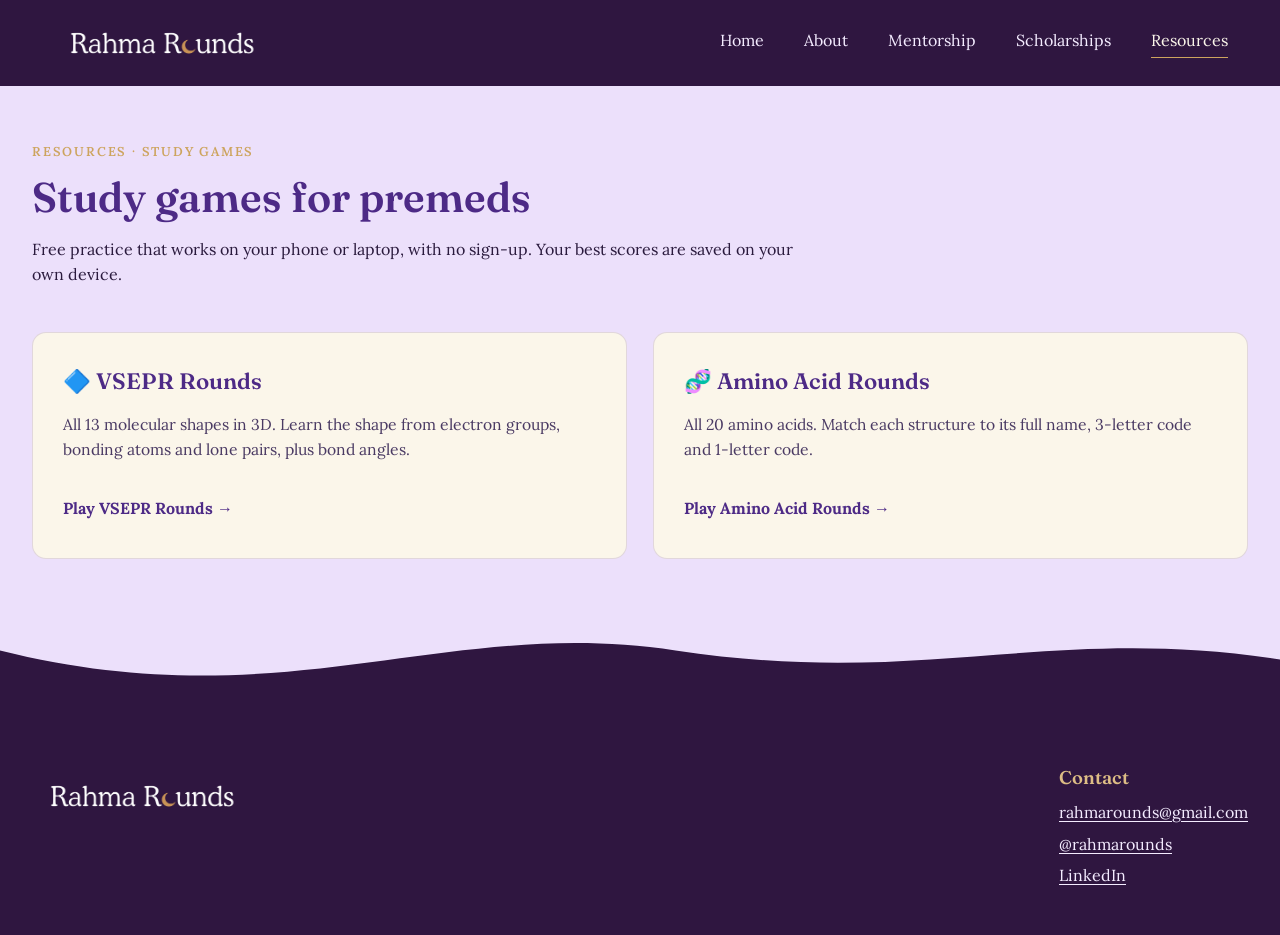
<file: games.html>
<!DOCTYPE html>
<html lang="en">
<head>
<meta charset="UTF-8">
<meta name="viewport" content="width=device-width, initial-scale=1.0">
<title>Study Games — Rahma Rounds</title>
<meta name="description" content="Free study games for premeds: VSEPR shapes and the 20 amino acids.">
<link rel="icon" type="image/png" href="favicon.png">
<link rel="stylesheet" href="styles.css">
</head>
<body>

<header class="site-header">
  <div class="header-inner">
    <a href="index.html" class="logo-link" aria-label="Rahma Rounds — home">
      <img src="logo.png" alt="Rahma Rounds" class="logo-img" style="display:none;"
           onload="this.style.display='inline-block'; this.nextElementSibling.style.display='none';"
           onerror="this.style.display='none';">
      <span class="logo">Rahma R<span class="moon"></span>unds</span>
    </a>
    <nav class="main-nav">
      <a href="index.html">Home</a>
      <a href="about.html">About</a>
      <a href="mentorship.html">Mentorship</a>
      <a href="scholarships.html">Scholarships</a>
      <a href="resources.html" class="active">Resources</a>
    </nav>
    <button class="nav-toggle" aria-label="Toggle menu">☰</button>
  </div>
</header>

<section class="section-tight">
  <div class="section-inner">
    <p class="eyebrow">Resources · Study Games</p>
    <h1 class="section-title">Study games for premeds</h1>
    <p class="lede-block">Free practice that works on your phone or laptop, with no sign-up. Your best scores are saved on your own device.</p>

    <div class="hub-grid" style="grid-template-columns:repeat(2,1fr);">
      <a class="hub-card" href="vsepr.html">
        <h3>🔷 VSEPR Rounds</h3>
        <p>All 13 molecular shapes in 3D. Learn the shape from electron groups, bonding atoms and lone pairs, plus bond angles.</p>
        <span class="hub-link">Play VSEPR Rounds →</span>
      </a>
      <a class="hub-card" href="amino.html">
        <h3>🧬 Amino Acid Rounds</h3>
        <p>All 20 amino acids. Match each structure to its full name, 3-letter code and 1-letter code.</p>
        <span class="hub-link">Play Amino Acid Rounds →</span>
      </a>
    </div>
  </div>
</section>

<div class="wave-divider">
  <svg viewBox="0 0 1440 110" preserveAspectRatio="none" xmlns="http://www.w3.org/2000/svg">
    <path style="fill: var(--plum-950)" d="M0,40 C 320,120 500,0 760,40 C 1040,82 1180,10 1440,50 L1440,110 L0,110 Z"></path>
  </svg>
</div>

<footer class="site-footer">
  <div class="footer-inner">
    <a href="index.html" class="logo-link" aria-label="Rahma Rounds — home">
      <img src="logo.png" alt="Rahma Rounds" class="logo-img" style="display:none;"
           onload="this.style.display='inline-block'; this.nextElementSibling.style.display='none';"
           onerror="this.style.display='none';">
      <span class="logo">Rahma R<span class="moon"></span>unds</span>
    </a>
    <div class="footer-contact">
      <h4>Contact</h4>
      <p><a href="mailto:rahmarounds@gmail.com">rahmarounds@gmail.com</a></p>
      <p><a href="https://instagram.com/rahmarounds" target="_blank" rel="noopener">@rahmarounds</a></p>
      <p><a href="https://www.linkedin.com/company/rahma-rounds" target="_blank" rel="noopener">LinkedIn</a></p>
    </div>
  </div>
</footer>

<script src="script.js"></script>
</body>
</html>
</file>
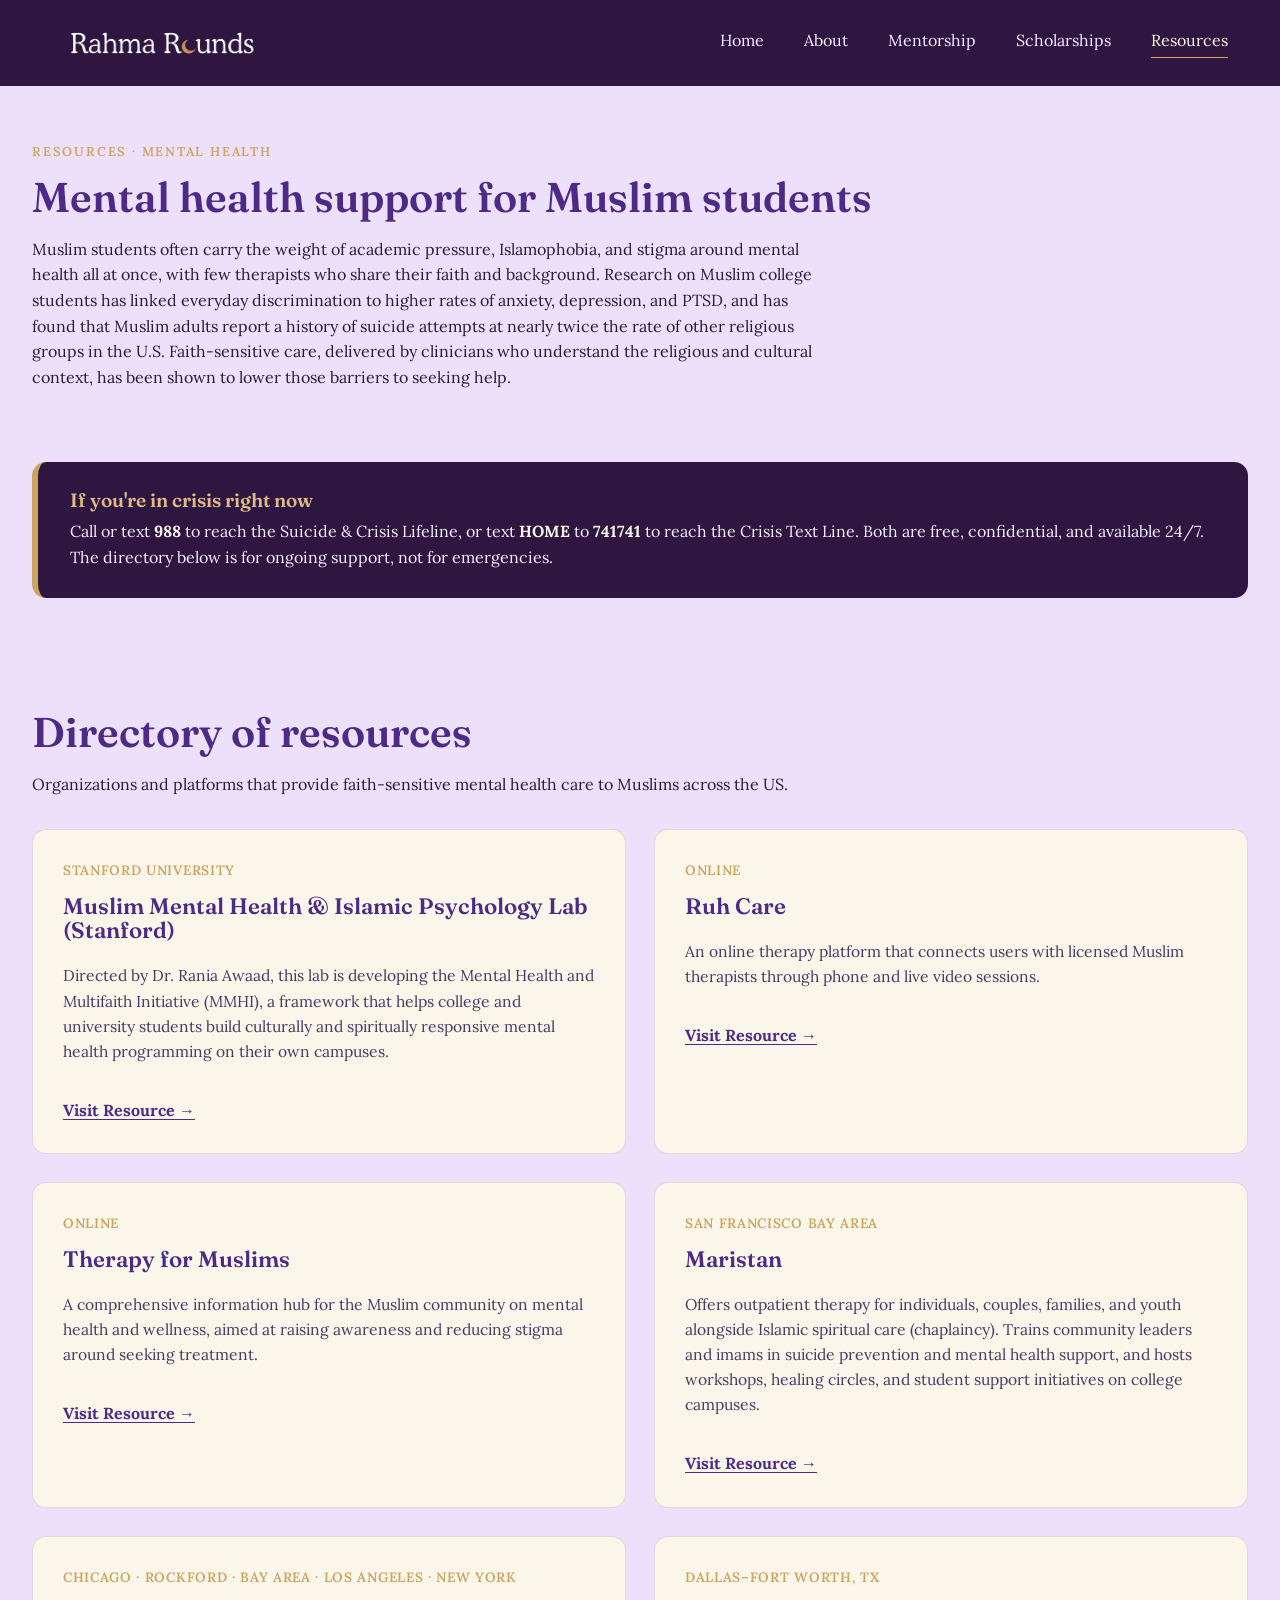
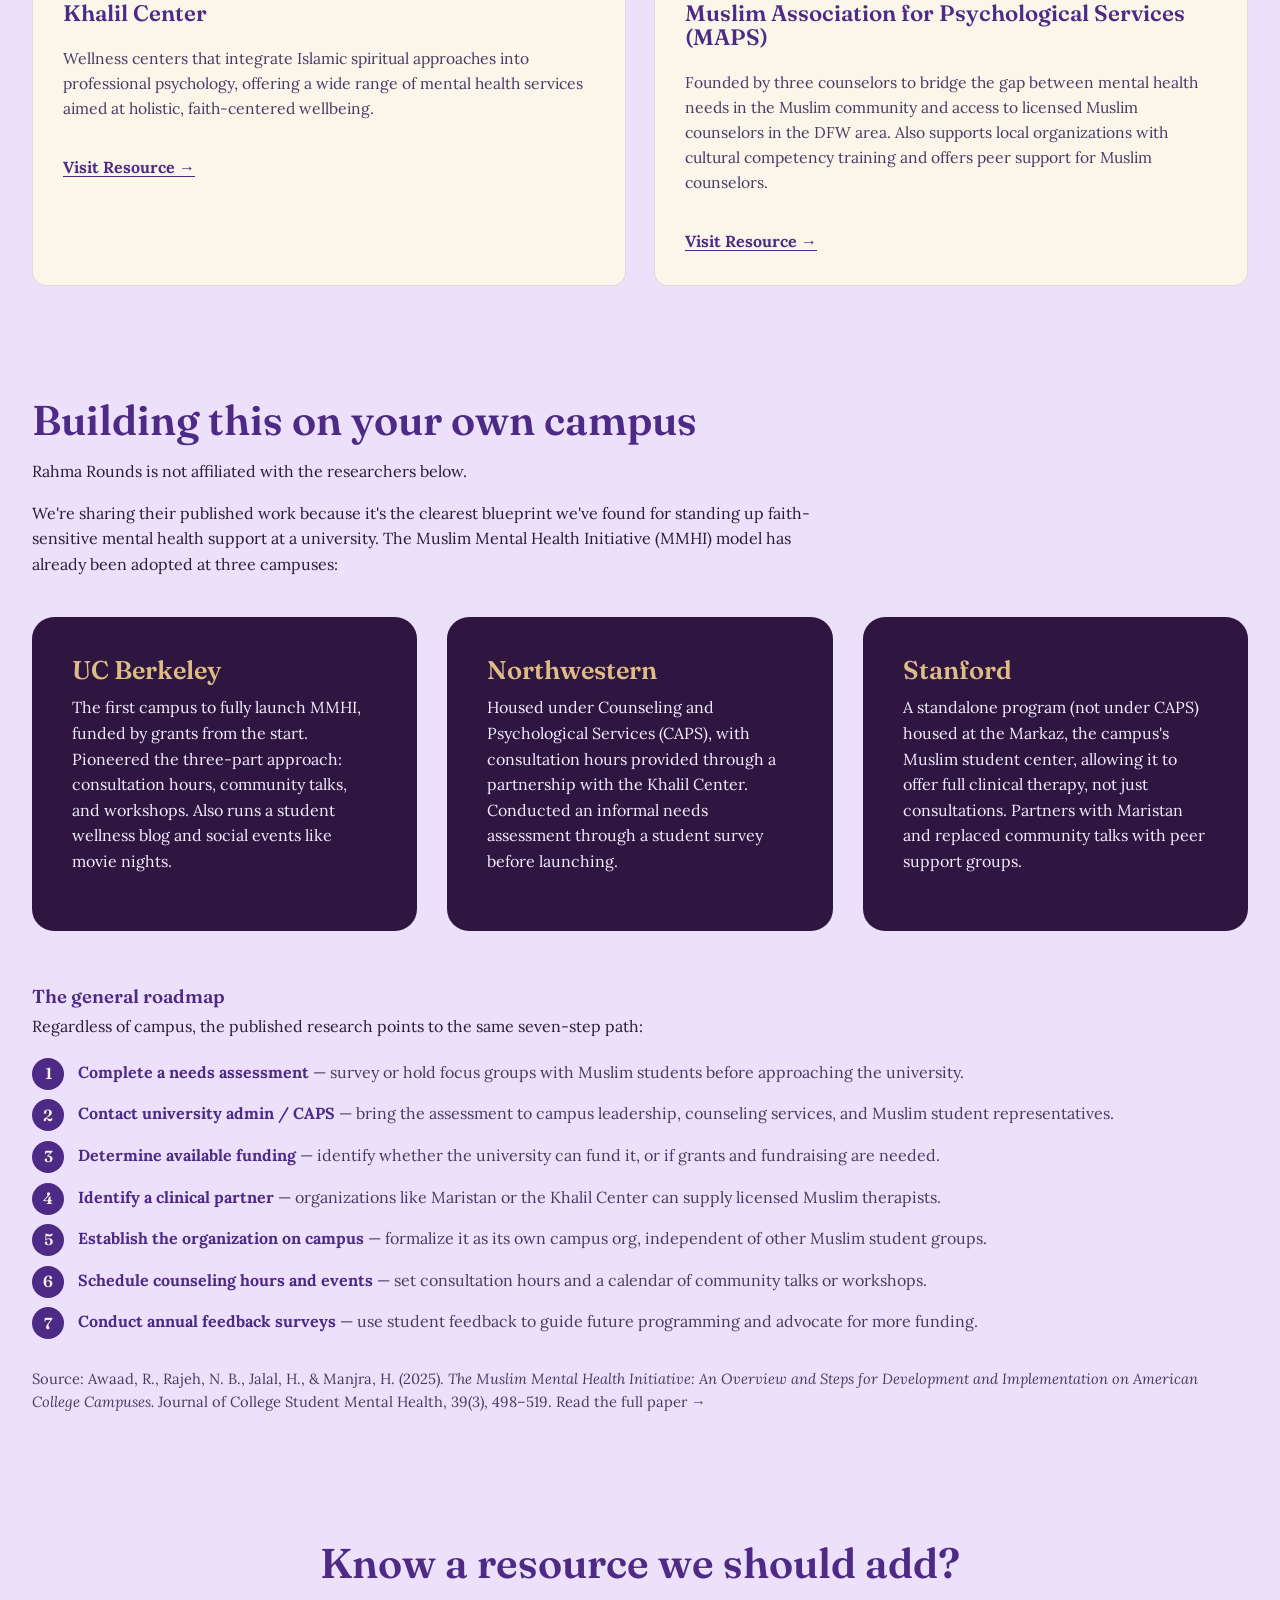
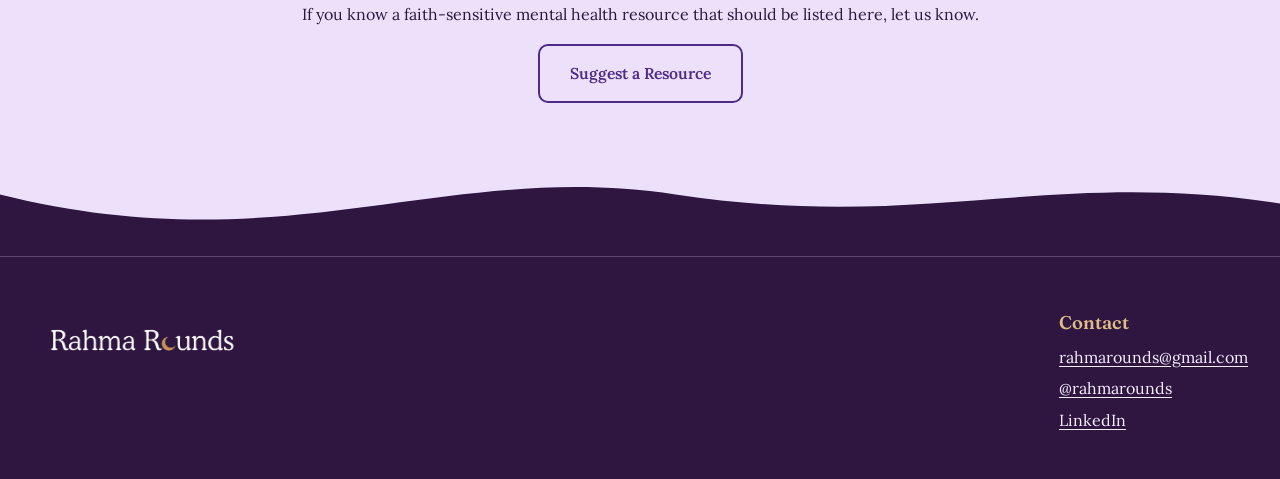
<file: mental-health.html>
<!DOCTYPE html>
<html lang="en">
<head>
<meta charset="UTF-8">
<meta name="viewport" content="width=device-width, initial-scale=1.0">
<title>Mental Health — Rahma Rounds</title>
<meta name="description" content="Faith-sensitive mental health resources and campus program models for Muslim students.">
<link rel="icon" type="image/png" href="favicon.png">
<link rel="stylesheet" href="styles.css">
</head>
<body>

<header class="site-header">
  <div class="header-inner">
    <a href="index.html" class="logo-link" aria-label="Rahma Rounds — home">
      <img src="logo.png" alt="Rahma Rounds" class="logo-img" style="display:none;"
           onload="this.style.display='inline-block'; this.nextElementSibling.style.display='none';"
           onerror="this.style.display='none';">
      <span class="logo">Rahma R<span class="moon"></span>unds</span>
    </a>
    <nav class="main-nav">
      <a href="index.html">Home</a>
      <a href="about.html">About</a>
      <a href="mentorship.html">Mentorship</a>
      <a href="scholarships.html">Scholarships</a>
      <a href="resources.html" class="active">Resources</a>
    </nav>
    <button class="nav-toggle" aria-label="Toggle menu">☰</button>
  </div>
</header>

<section class="section-tight">
  <div class="section-inner">
    <p class="eyebrow">Resources · Mental Health</p>
    <h1 class="section-title">Mental health support for Muslim students</h1>
    <p class="lede-block">Muslim students often carry the weight of academic pressure, Islamophobia, and stigma around mental health all at once, with few therapists who share their faith and background. Research on Muslim college students has linked everyday discrimination to higher rates of anxiety, depression, and PTSD, and has found that Muslim adults report a history of suicide attempts at nearly twice the rate of other religious groups in the U.S. Faith-sensitive care, delivered by clinicians who understand the religious and cultural context, has been shown to lower those barriers to seeking help.</p>
  </div>
</section>

<!-- CRISIS CALLOUT -->
<section class="section-tight" style="padding-top:0;">
  <div class="section-inner">
    <div class="crisis-box">
      <h3>If you're in crisis right now</h3>
      <p>Call or text <strong>988</strong> to reach the Suicide &amp; Crisis Lifeline, or text <strong>HOME</strong> to <strong>741741</strong> to reach the Crisis Text Line. Both are free, confidential, and available 24/7. The directory below is for ongoing support, not for emergencies.</p>
    </div>
  </div>
</section>

<!-- RESOURCE DIRECTORY -->
<section class="section-tight">
  <div class="section-inner">
    <h2 class="section-title">Directory of resources</h2>
    <p class="lede-block">Organizations and platforms that provide faith-sensitive mental health care to Muslims across the US.</p>

    <div class="post-grid" style="margin-top:32px;">

      <article class="post-card">
        <div class="post-meta"><span>Stanford University</span></div>
        <h3>Muslim Mental Health &amp; Islamic Psychology Lab (Stanford)</h3>
        <p class="excerpt">Directed by Dr. Rania Awaad, this lab is developing the Mental Health and Multifaith Initiative (MMHI), a framework that helps college and university students build culturally and spiritually responsive mental health programming on their own campuses.</p>
        <a class="post-link" href="https://med.stanford.edu/mmhip.html" target="_blank" rel="noopener">Visit Resource →</a>
      </article>

      <article class="post-card">
        <div class="post-meta"><span>Online</div>
        <h3>Ruh Care</h3>
        <p class="excerpt">An online therapy platform that connects users with licensed Muslim therapists through phone and live video sessions.</p>
        <a class="post-link" href="https://www.ruhcare.com/" target="_blank" rel="noopener">Visit Resource →</a>
      </article>

      <article class="post-card">
        <div class="post-meta"><span>Online</span></div>
        <h3>Therapy for Muslims</h3>
        <p class="excerpt">A comprehensive information hub for the Muslim community on mental health and wellness, aimed at raising awareness and reducing stigma around seeking treatment.</p>
        <a class="post-link" href="https://therapyformuslims.com/" target="_blank" rel="noopener">Visit Resource →</a>
      </article>

      <article class="post-card">
        <div class="post-meta"><span>San Francisco Bay Area</span></div>
        <h3>Maristan</h3>
        <p class="excerpt">Offers outpatient therapy for individuals, couples, families, and youth alongside Islamic spiritual care (chaplaincy). Trains community leaders and imams in suicide prevention and mental health support, and hosts workshops, healing circles, and student support initiatives on college campuses.</p>
        <a class="post-link" href="https://maristan.org/" target="_blank" rel="noopener">Visit Resource →</a>
      </article>

      <article class="post-card">
        <div class="post-meta"><span>Chicago · Rockford · Bay Area · Los Angeles · New York</span></div>
        <h3>Khalil Center</h3>
        <p class="excerpt">Wellness centers that integrate Islamic spiritual approaches into professional psychology, offering a wide range of mental health services aimed at holistic, faith-centered wellbeing.</p>
        <a class="post-link" href="https://khalilcenter.com/" target="_blank" rel="noopener">Visit Resource →</a>
      </article>

      <article class="post-card">
        <div class="post-meta"><span>Dallas–Fort Worth, TX</span></div>
        <h3>Muslim Association for Psychological Services (MAPS)</h3>
        <p class="excerpt">Founded by three counselors to bridge the gap between mental health needs in the Muslim community and access to licensed Muslim counselors in the DFW area. Also supports local organizations with cultural competency training and offers peer support for Muslim counselors.</p>
        <a class="post-link" href="https://www.mapsnetwork.org/" target="_blank" rel="noopener">Visit Resource →</a>
      </article>

    </div>
  </div>
</section>

<!-- CAMPUS MODEL -->
<section class="section-tight">
  <div class="section-inner">
    <h2 class="section-title">Building this on your own campus</h2>
    <p class="lede-block">Rahma Rounds is not affiliated with the researchers below.</p>
    <p class="lede-block">We're sharing their published work because it's the clearest blueprint we've found for standing up faith-sensitive mental health support at a university. The Muslim Mental Health Initiative (MMHI) model has already been adopted at three campuses:</p>

    <div class="track-grid" style="grid-template-columns: repeat(3, 1fr);">
      <div class="track-card">
        <h3>UC Berkeley</h3>
        <p>The first campus to fully launch MMHI, funded by grants from the start. Pioneered the three-part approach: consultation hours, community talks, and workshops. Also runs a student wellness blog and social events like movie nights.</p>
      </div>
      <div class="track-card">
        <h3>Northwestern</h3>
        <p>Housed under Counseling and Psychological Services (CAPS), with consultation hours provided through a partnership with the Khalil Center. Conducted an informal needs assessment through a student survey before launching.</p>
      </div>
      <div class="track-card">
        <h3>Stanford</h3>
        <p>A standalone program (not under CAPS) housed at the Markaz, the campus's Muslim student center,  allowing it to offer full clinical therapy, not just consultations. Partners with Maristan and replaced community talks with peer support groups.</p>
      </div>
    </div>

    <h3 style="margin-top:56px;">The general roadmap</h3>
    <p class="lede-block">Regardless of campus, the published research points to the same seven-step path:</p>
    <ol class="roadmap-list">
      <li><strong>Complete a needs assessment</strong> — survey or hold focus groups with Muslim students before approaching the university.</li>
      <li><strong>Contact university admin / CAPS</strong> — bring the assessment to campus leadership, counseling services, and Muslim student representatives.</li>
      <li><strong>Determine available funding</strong> — identify whether the university can fund it, or if grants and fundraising are needed.</li>
      <li><strong>Identify a clinical partner</strong> — organizations like Maristan or the Khalil Center can supply licensed Muslim therapists.</li>
      <li><strong>Establish the organization on campus</strong> — formalize it as its own campus org, independent of other Muslim student groups.</li>
      <li><strong>Schedule counseling hours and events</strong> — set consultation hours and a calendar of community talks or workshops.</li>
      <li><strong>Conduct annual feedback surveys</strong> — use student feedback to guide future programming and advocate for more funding.</li>
    </ol>

    <p style="margin-top:32px; font-size:0.92rem; color: var(--ink-soft);">
      Source: Awaad, R., Rajeh, N. B., Jalal, H., &amp; Manjra, H. (2025).
      <em>The Muslim Mental Health Initiative: An Overview and Steps for Development and Implementation on American College Campuses.</em>
      Journal of College Student Mental Health, 39(3), 498–519.
      <a href="https://doi.org/10.1080/28367138.2024.2374532" target="_blank" rel="noopener">Read the full paper →</a>
    </p>
  </div>
</section>

<section class="section-tight center">
  <div class="section-inner">
    <h2 class="section-title">Know a resource we should add?</h2>
    <p class="lede-block" style="margin-inline:auto;">If you know a faith-sensitive mental health resource that should be listed here, let us know.</p>
    <a href="mailto:rahmarounds@gmail.com" class="btn btn-outline">Suggest a Resource</a>
  </div>
</section>

<div class="wave-divider">
  <svg viewBox="0 0 1440 110" preserveAspectRatio="none" xmlns="http://www.w3.org/2000/svg">
    <path style="fill: var(--plum-950)" d="M0,40 C 320,120 500,0 760,40 C 1040,82 1180,10 1440,50 L1440,110 L0,110 Z"></path>
  </svg>
</div>

<footer class="site-footer">
  <div class="footer-inner">
    <a href="index.html" class="logo-link" aria-label="Rahma Rounds — home">
      <img src="logo.png" alt="Rahma Rounds" class="logo-img" style="display:none;"
           onload="this.style.display='inline-block'; this.nextElementSibling.style.display='none';"
           onerror="this.style.display='none';">
      <span class="logo">Rahma R<span class="moon"></span>unds</span>
    </a>
    <div class="footer-contact">
      <h4>Contact</h4>
      <p><a href="mailto:rahmarounds@gmail.com">rahmarounds@gmail.com</a></p>
      <p><a href="https://instagram.com/rahmarounds" target="_blank" rel="noopener">@rahmarounds</a></p>
      <p><a href="https://www.linkedin.com/company/rahma-rounds" target="_blank" rel="noopener">LinkedIn</a></p>
    </div>
  </div>
</footer>

<script src="script.js"></script>
</body>
</html>
</file>
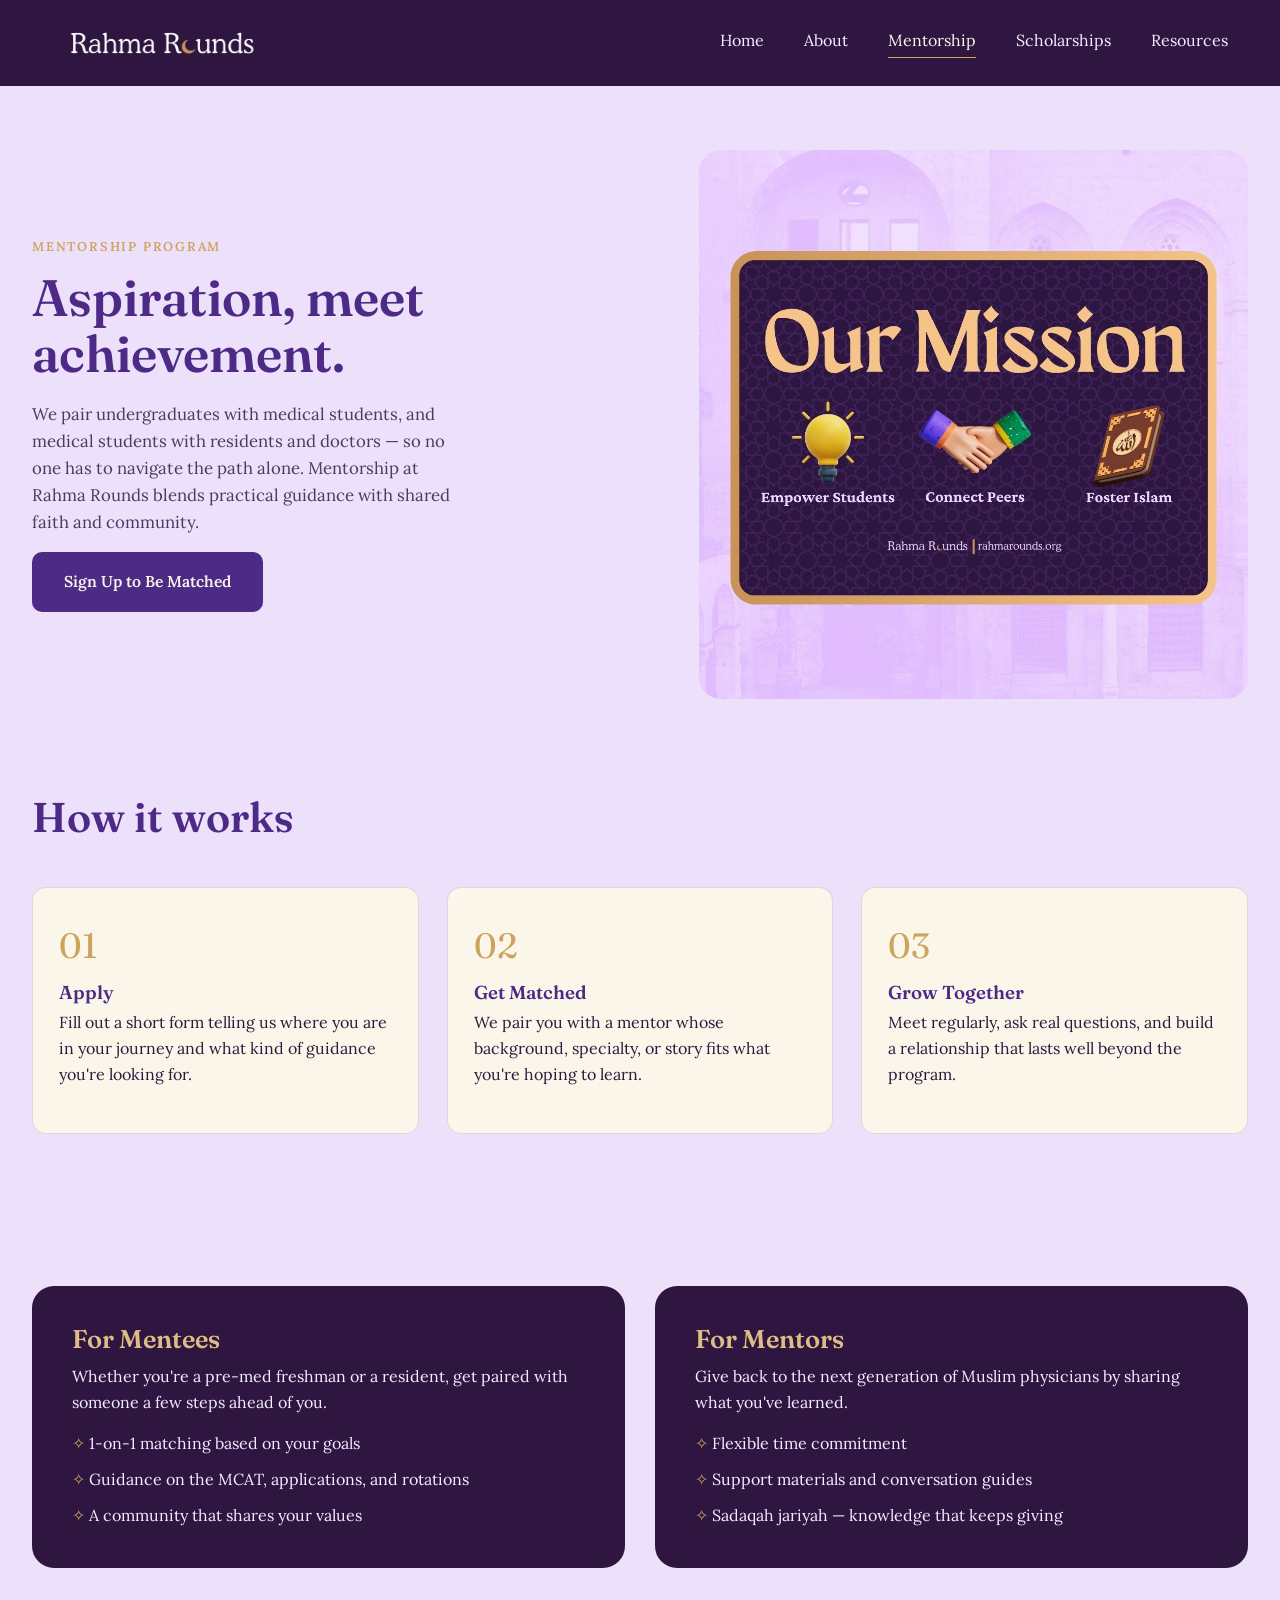
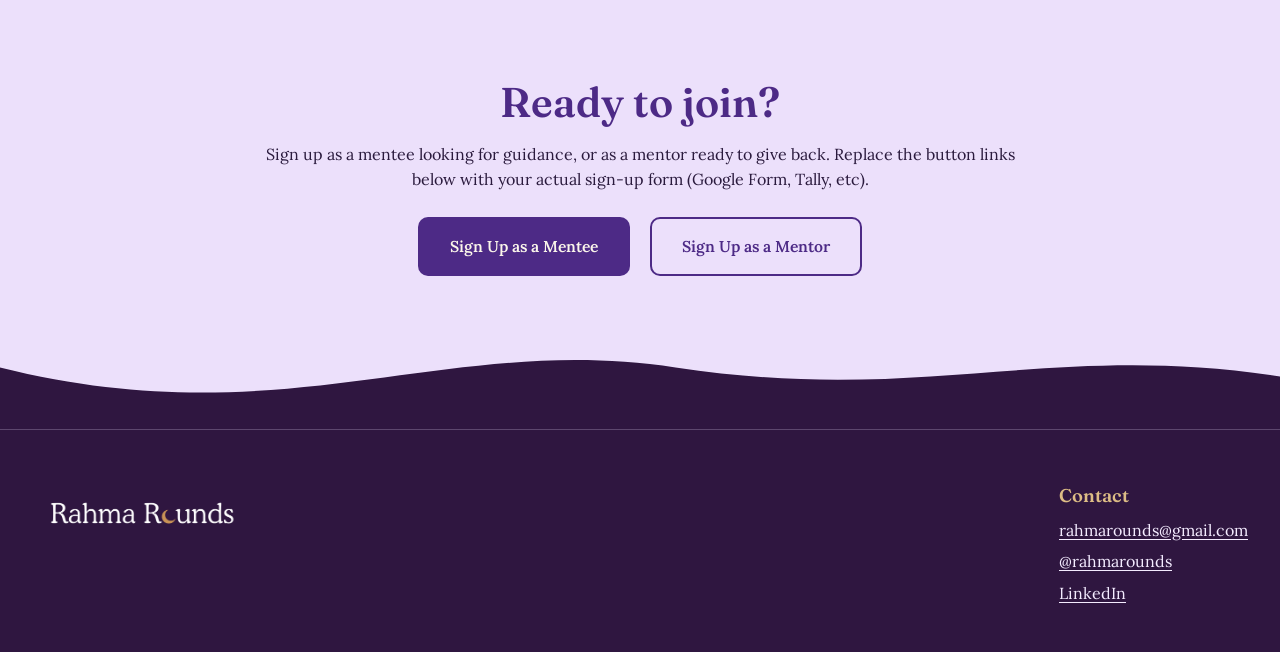
<file: mentorship.html>
<!DOCTYPE html>
<html lang="en">
<head>
<meta charset="UTF-8">
<meta name="viewport" content="width=device-width, initial-scale=1.0">
<title>Mentorship — Rahma Rounds</title>
<meta name="description" content="Get paired with a mentor or become one through the Rahma Rounds mentorship program.">
<link rel="icon" type="image/png" href="favicon.png">
<link rel="stylesheet" href="styles.css">
</head>
<body>

<header class="site-header">
  <div class="header-inner">
    <a href="index.html" class="logo-link" aria-label="Rahma Rounds — home">
      <img src="logo.png" alt="Rahma Rounds" class="logo-img" style="display:none;"
           onload="this.style.display='inline-block'; this.nextElementSibling.style.display='none';"
           onerror="this.style.display='none';">
      <span class="logo">Rahma R<span class="moon"></span>unds</span>
    </a>
    <nav class="main-nav">
      <a href="index.html">Home</a>
      <a href="about.html">About</a>
      <a href="mentorship.html" class="active">Mentorship</a>
      <a href="scholarships.html">Scholarships</a>
    <a href="resources.html">Resources</a>
    </nav>
    <button class="nav-toggle" aria-label="Toggle menu">☰</button>
  </div>
</header>

<section class="hero">
  <div class="hero-grid">
    <div class="hero-content">
      <p class="eyebrow">Mentorship Program</p>
      <h1>Aspiration, meet achievement.</h1>
      <p class="lede">We pair undergraduates with medical students, and medical students with residents and doctors — so no one has to navigate the path alone. Mentorship at Rahma Rounds blends practical guidance with shared faith and community.</p>
      <a href="#signup" class="btn btn-primary">Sign Up to Be Matched</a>
    </div>
    <div class="hero-media" style="aspect-ratio:1/1;">
      <img src="mentorship-photo.jpg" alt="Mentor and mentee talking" onerror="this.style.display='none'">
    </div>
  </div>
</section>

<section class="section-tight">
  <div class="section-inner">
    <h2 class="section-title">How it works</h2>
    <div class="steps-grid">
      <div class="step-card">
        <span class="step-num">01</span>
        <h3>Apply</h3>
        <p>Fill out a short form telling us where you are in your journey and what kind of guidance you're looking for.</p>
      </div>
      <div class="step-card">
        <span class="step-num">02</span>
        <h3>Get Matched</h3>
        <p>We pair you with a mentor whose background, specialty, or story fits what you're hoping to learn.</p>
      </div>
      <div class="step-card">
        <span class="step-num">03</span>
        <h3>Grow Together</h3>
        <p>Meet regularly, ask real questions, and build a relationship that lasts well beyond the program.</p>
      </div>
    </div>
  </div>
</section>

<section class="section-tight">
  <div class="section-inner">
    <div class="track-grid">
      <div class="track-card">
        <h3>For Mentees</h3>
        <p>Whether you're a pre-med freshman or a resident, get paired with someone a few steps ahead of you.</p>
        <ul>
          <li>1-on-1 matching based on your goals</li>
          <li>Guidance on the MCAT, applications, and rotations</li>
          <li>A community that shares your values</li>
        </ul>
      </div>
      <div class="track-card">
        <h3>For Mentors</h3>
        <p>Give back to the next generation of Muslim physicians by sharing what you've learned.</p>
        <ul>
          <li>Flexible time commitment</li>
          <li>Support materials and conversation guides</li>
          <li>Sadaqah jariyah — knowledge that keeps giving</li>
        </ul>
      </div>
    </div>
  </div>
</section>

<section class="section-tight" id="signup">
  <div class="section-inner center">
    <h2 class="section-title">Ready to join?</h2>
    <p class="lede-block" style="margin-inline:auto;">Sign up as a mentee looking for guidance, or as a mentor ready to give back. Replace the button links below with your actual sign-up form (Google Form, Tally, etc).</p>
    <div style="display:flex; gap:20px; justify-content:center; margin-top:24px; flex-wrap:wrap;">
      <a href="https://docs.google.com/forms/d/e/1FAIpQLSf5jIKamoEuqtA6Pkav38mM7tL-StL6KBJBw5KkcsulldMQ5A/viewform" class="btn btn-primary" target="_blank" rel="noopener">Sign Up as a Mentee</a>
      <a href="https://docs.google.com/forms/d/e/1FAIpQLScl7pYqMC73ukrWCFsGVSBUKrtXV2GCMIXr-lSv15CoHRF7Ag/viewform" class="btn btn-outline" target="_blank" rel="noopener">Sign Up as a Mentor</a>
    </div>
  </div>
</section>

<div class="wave-divider">
  <svg viewBox="0 0 1440 110" preserveAspectRatio="none" xmlns="http://www.w3.org/2000/svg">
    <path style="fill: var(--plum-950)" d="M0,40 C 320,120 500,0 760,40 C 1040,82 1180,10 1440,50 L1440,110 L0,110 Z"></path>
  </svg>
</div>

<footer class="site-footer">
  <div class="footer-inner">
    <a href="index.html" class="logo-link" aria-label="Rahma Rounds — home">
      <img src="logo.png" alt="Rahma Rounds" class="logo-img" style="display:none;"
           onload="this.style.display='inline-block'; this.nextElementSibling.style.display='none';"
           onerror="this.style.display='none';">
      <span class="logo">Rahma R<span class="moon"></span>unds</span>
    </a>
    <div class="footer-contact">
      <h4>Contact</h4>
      <p><a href="mailto:rahmarounds@gmail.com">rahmarounds@gmail.com</a></p>
      <p><a href="https://instagram.com/rahmarounds" target="_blank" rel="noopener">@rahmarounds</a></p>
      <p><a href="https://www.linkedin.com/company/rahma-rounds" target="_blank" rel="noopener">LinkedIn</a></p>
    </div>
  </div>
</footer>

<script src="script.js"></script>
</body>
</html>
</file>
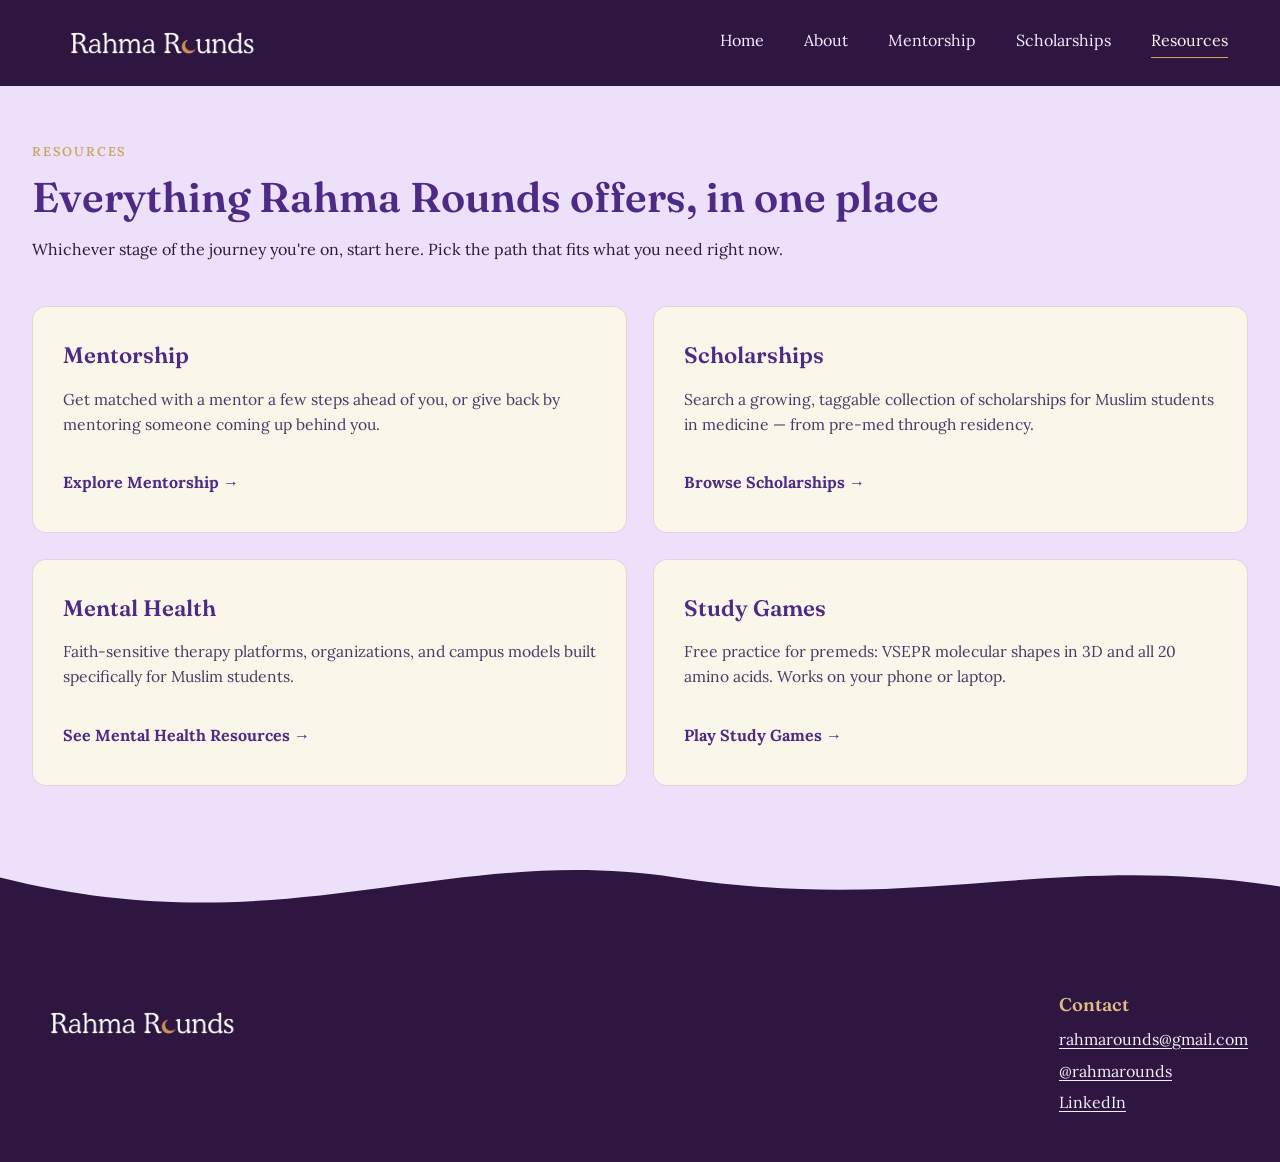
<file: resources.html>
<!DOCTYPE html>
<html lang="en">
<head>
<meta charset="UTF-8">
<meta name="viewport" content="width=device-width, initial-scale=1.0">
<title>Resources — Rahma Rounds</title>
<meta name="description" content="Find mentorship, scholarships, and mental health support for Muslim students in medicine.">
<link rel="icon" type="image/png" href="favicon.png">
<link rel="stylesheet" href="styles.css">
</head>
<body>

<header class="site-header">
  <div class="header-inner">
    <a href="index.html" class="logo-link" aria-label="Rahma Rounds — home">
      <img src="logo.png" alt="Rahma Rounds" class="logo-img" style="display:none;"
           onload="this.style.display='inline-block'; this.nextElementSibling.style.display='none';"
           onerror="this.style.display='none';">
      <span class="logo">Rahma R<span class="moon"></span>unds</span>
    </a>
    <nav class="main-nav">
      <a href="index.html">Home</a>
      <a href="about.html">About</a>
      <a href="mentorship.html">Mentorship</a>
      <a href="scholarships.html">Scholarships</a>
      <a href="resources.html" class="active">Resources</a>
    </nav>
    <button class="nav-toggle" aria-label="Toggle menu">☰</button>
  </div>
</header>

<section class="section-tight">
  <div class="section-inner">
    <p class="eyebrow">Resources</p>
    <h1 class="section-title">Everything Rahma Rounds offers, in one place</h1>
    <p class="lede-block">Whichever stage of the journey you're on, start here. Pick the path that fits what you need right now.</p>

    <div class="hub-grid" style="grid-template-columns:repeat(2,1fr);">
      <a class="hub-card" href="mentorship.html">
        <h3>Mentorship</h3>
        <p>Get matched with a mentor a few steps ahead of you, or give back by mentoring someone coming up behind you.</p>
        <span class="hub-link">Explore Mentorship →</span>
      </a>
      <a class="hub-card" href="scholarships.html">
        <h3>Scholarships</h3>
        <p>Search a growing, taggable collection of scholarships for Muslim students in medicine — from pre-med through residency.</p>
        <span class="hub-link">Browse Scholarships →</span>
      </a>
      <a class="hub-card" href="mental-health.html">
        <h3>Mental Health</h3>
        <p>Faith-sensitive therapy platforms, organizations, and campus models built specifically for Muslim students.</p>
        <span class="hub-link">See Mental Health Resources →</span>
      </a>
      <a class="hub-card" href="games.html">
        <h3>Study Games</h3>
        <p>Free practice for premeds: VSEPR molecular shapes in 3D and all 20 amino acids. Works on your phone or laptop.</p>
        <span class="hub-link">Play Study Games →</span>
      </a>
    </div>
  </div>
</section>

<div class="wave-divider">
  <svg viewBox="0 0 1440 110" preserveAspectRatio="none" xmlns="http://www.w3.org/2000/svg">
    <path style="fill: var(--plum-950)" d="M0,40 C 320,120 500,0 760,40 C 1040,82 1180,10 1440,50 L1440,110 L0,110 Z"></path>
  </svg>
</div>

<footer class="site-footer">
  <div class="footer-inner">
    <a href="index.html" class="logo-link" aria-label="Rahma Rounds — home">
      <img src="logo.png" alt="Rahma Rounds" class="logo-img" style="display:none;"
           onload="this.style.display='inline-block'; this.nextElementSibling.style.display='none';"
           onerror="this.style.display='none';">
      <span class="logo">Rahma R<span class="moon"></span>unds</span>
    </a>
    <div class="footer-contact">
      <h4>Contact</h4>
      <p><a href="mailto:rahmarounds@gmail.com">rahmarounds@gmail.com</a></p>
      <p><a href="https://instagram.com/rahmarounds" target="_blank" rel="noopener">@rahmarounds</a></p>
      <p><a href="https://www.linkedin.com/company/rahma-rounds" target="_blank" rel="noopener">LinkedIn</a></p>
    </div>
  </div>
</footer>

<script src="script.js"></script>
</body>
</html>
</file>
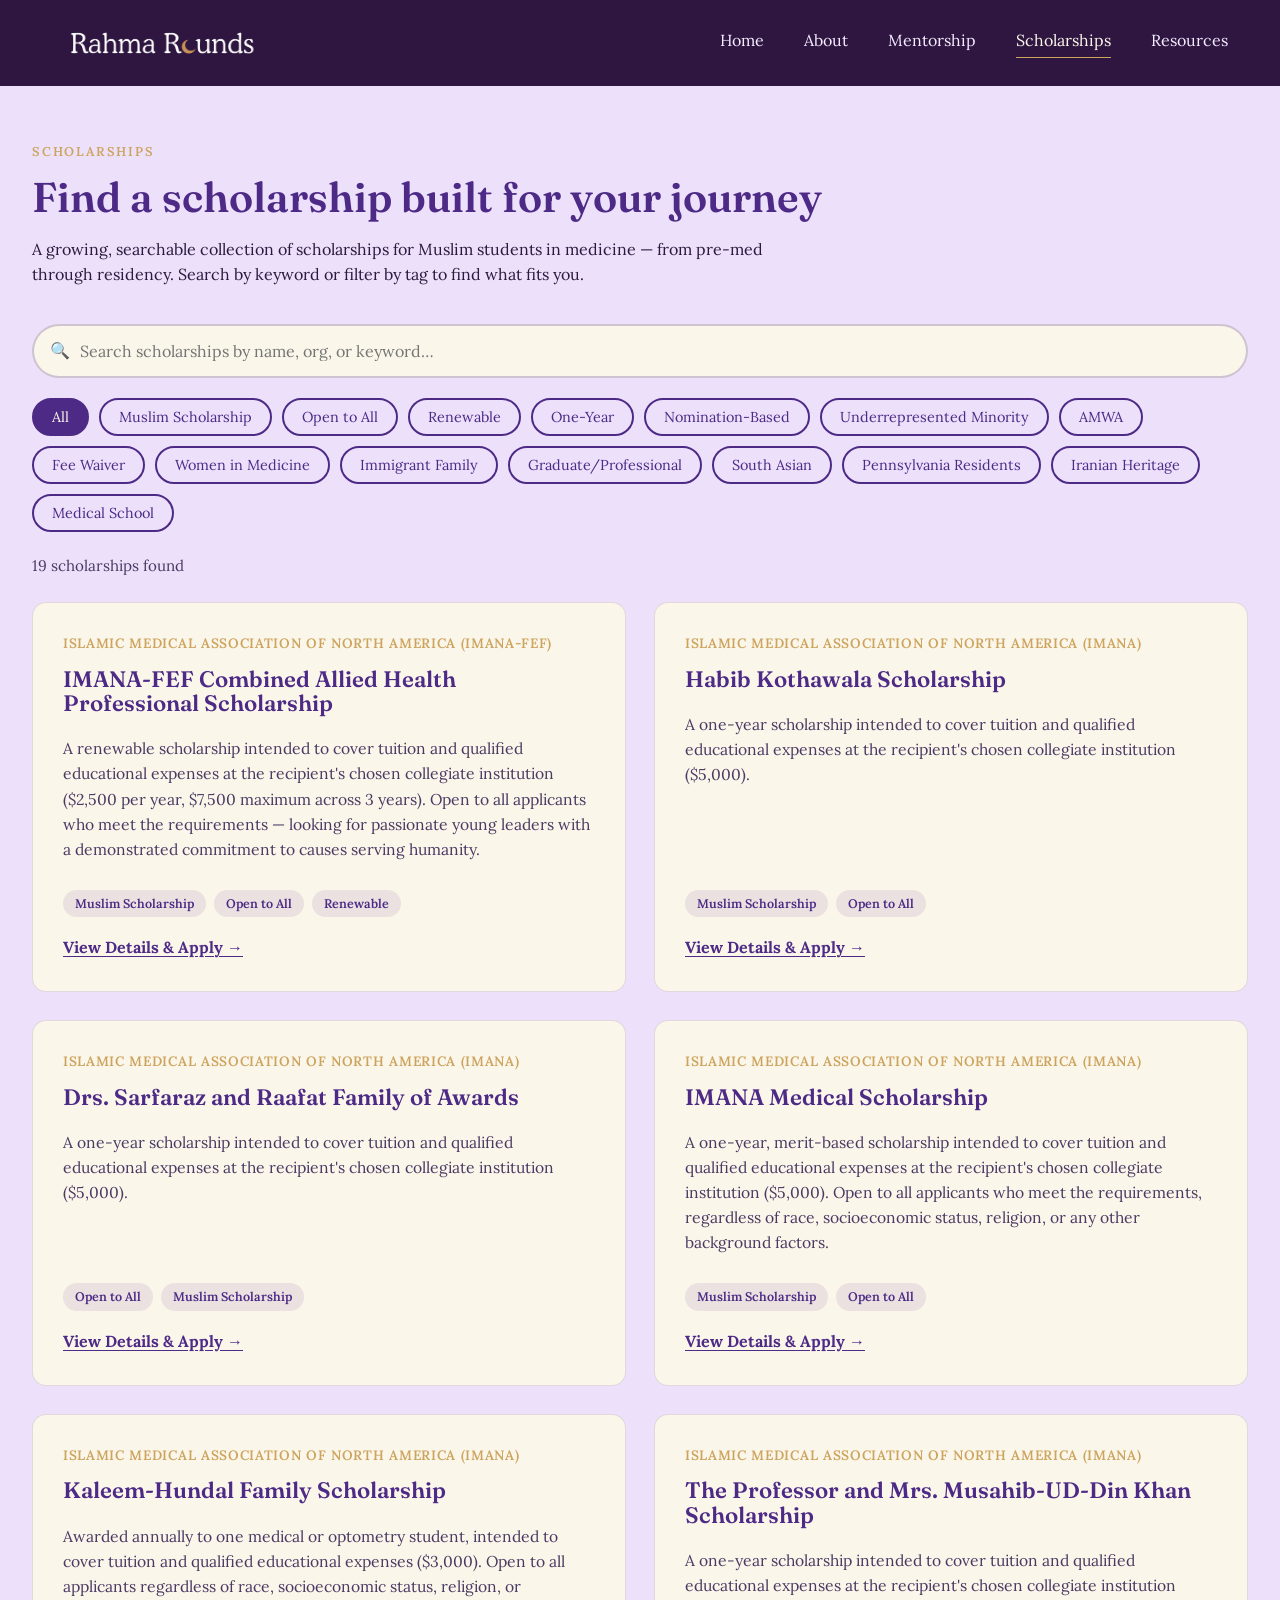
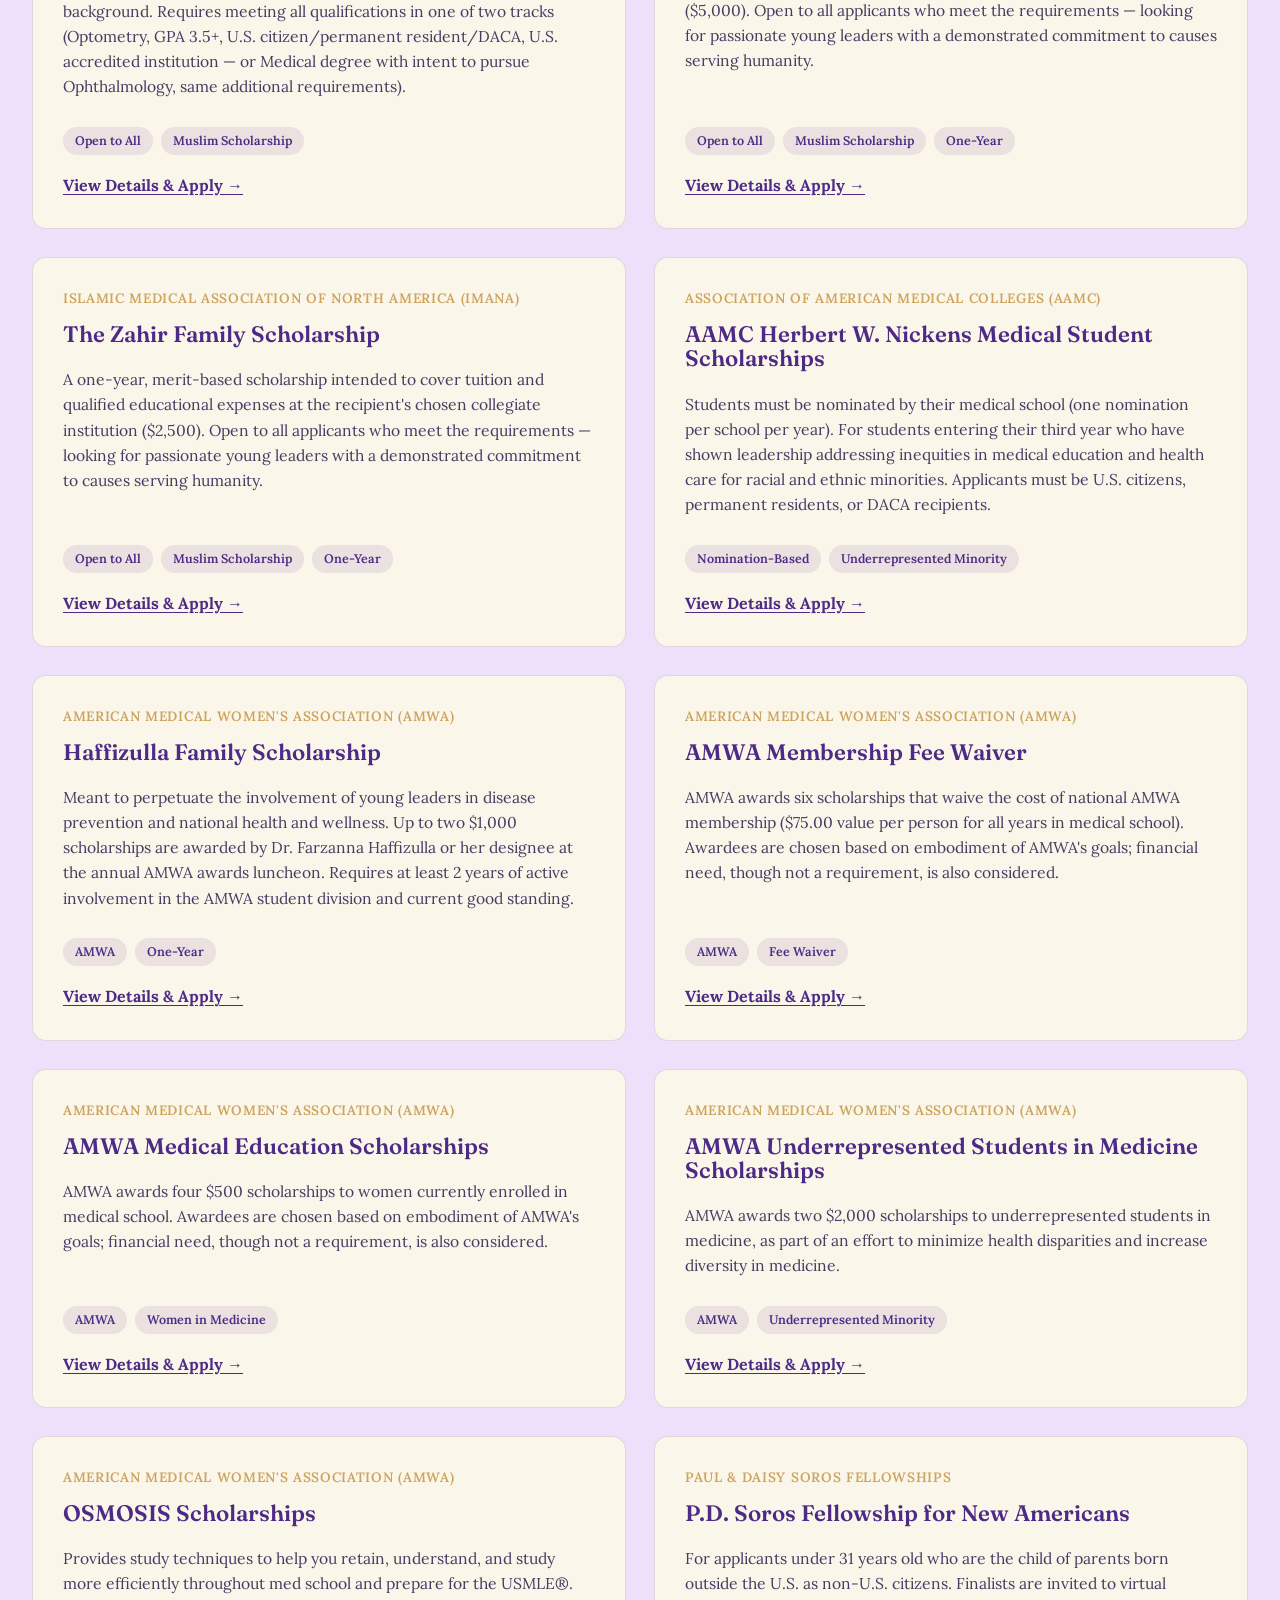
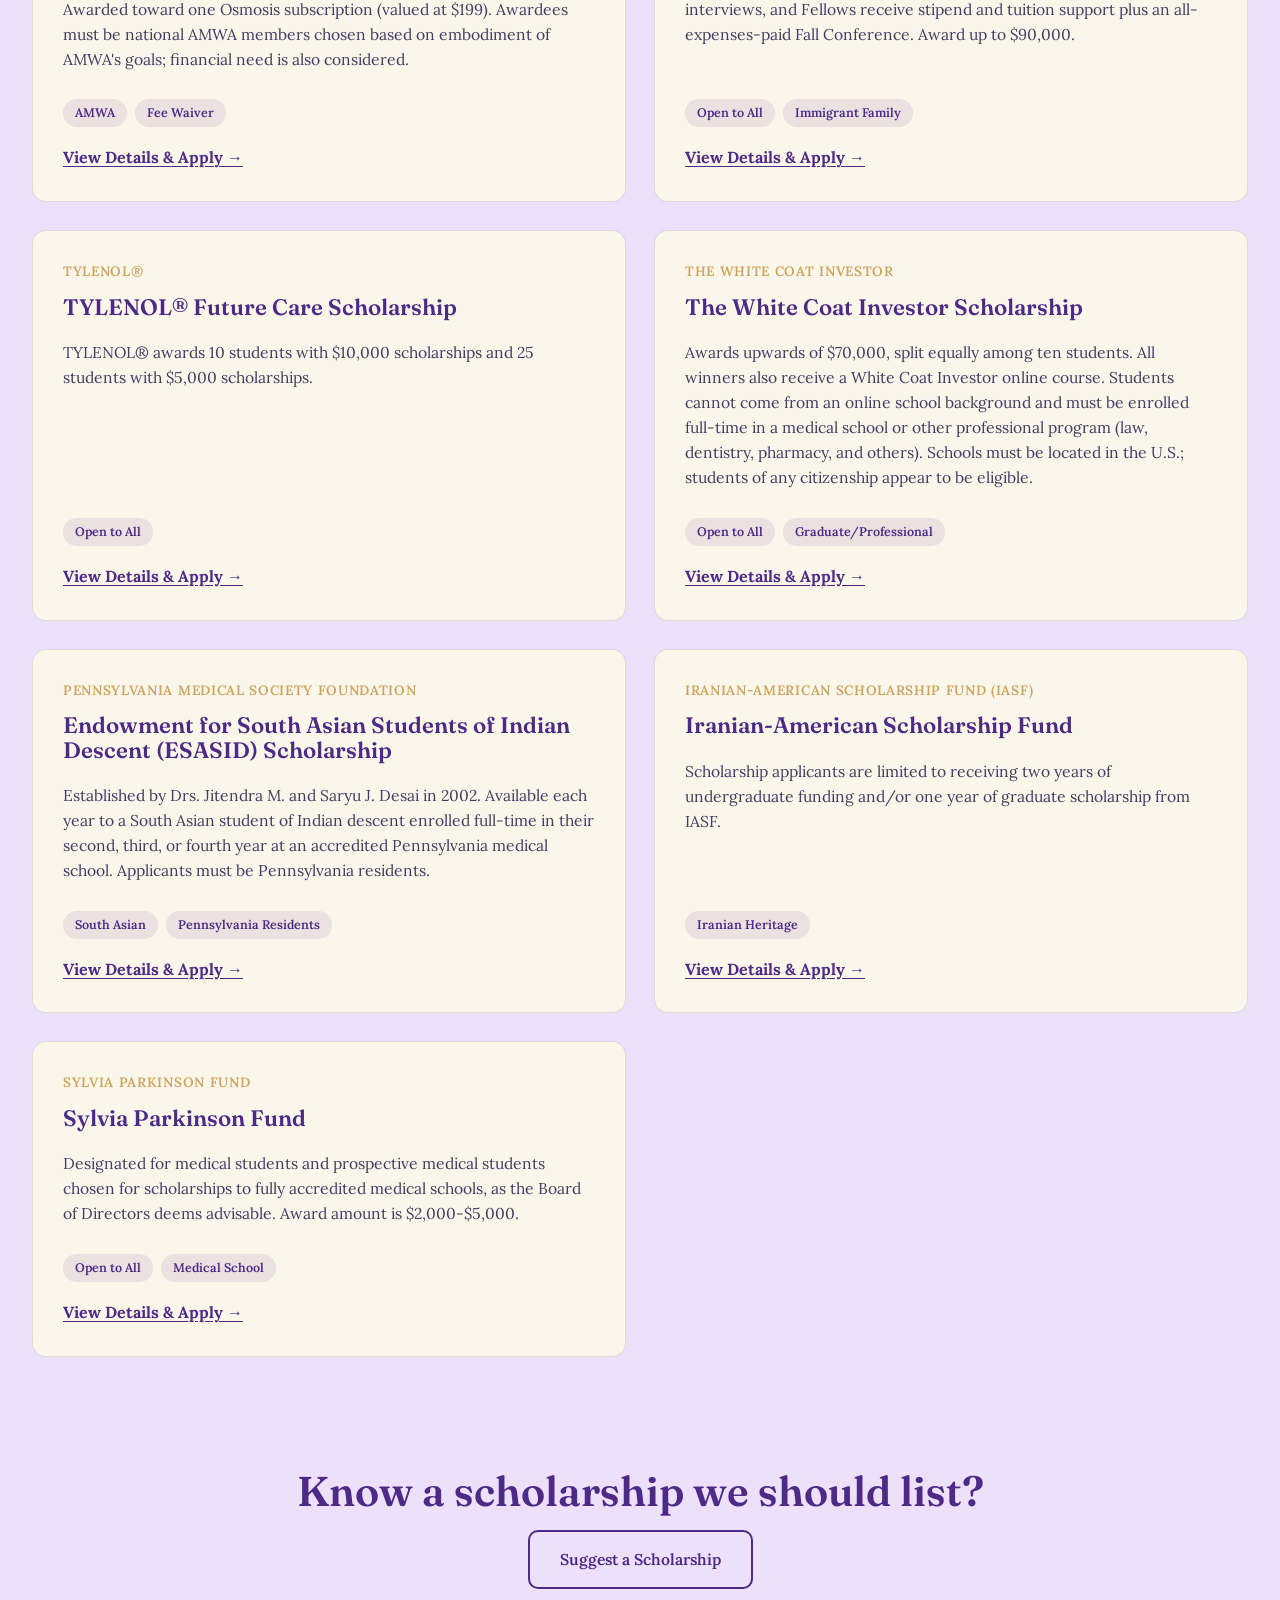
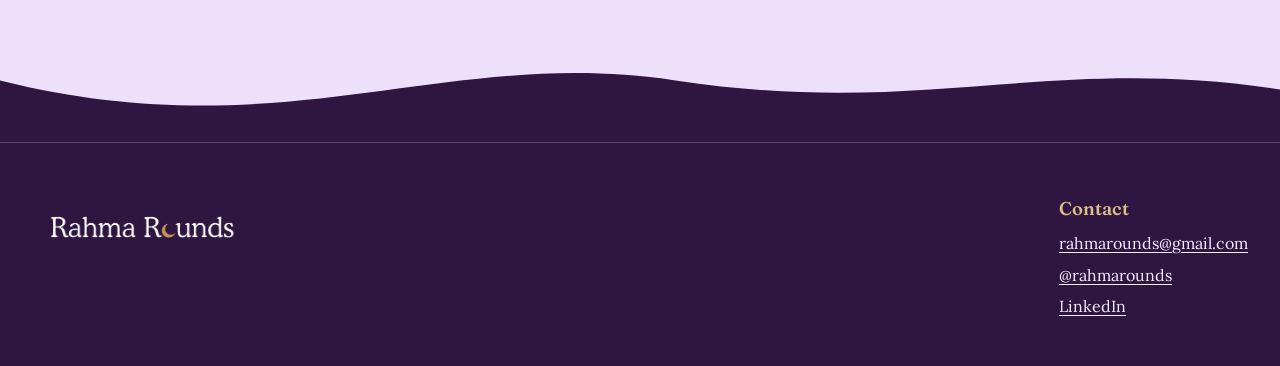
<file: scholarships.html>
<!DOCTYPE html>
<html lang="en">
<head>
<meta charset="UTF-8">
<meta name="viewport" content="width=device-width, initial-scale=1.0">
<title>Scholarships — Rahma Rounds</title>
<meta name="description" content="Browse and search scholarships for Muslim students pursuing medicine.">
<link rel="icon" type="image/png" href="favicon.png">
<link rel="stylesheet" href="styles.css">
</head>
<body>

<header class="site-header">
  <div class="header-inner">
    <a href="index.html" class="logo-link" aria-label="Rahma Rounds — home">
      <img src="logo.png" alt="Rahma Rounds" class="logo-img" style="display:none;"
           onload="this.style.display='inline-block'; this.nextElementSibling.style.display='none';"
           onerror="this.style.display='none';">
      <span class="logo">Rahma R<span class="moon"></span>unds</span>
    </a>
    <nav class="main-nav">
      <a href="index.html">Home</a>
      <a href="about.html">About</a>
      <a href="mentorship.html">Mentorship</a>
      <a href="scholarships.html" class="active">Scholarships</a>
    <a href="resources.html">Resources</a>
    </nav>
    <button class="nav-toggle" aria-label="Toggle menu">☰</button>
  </div>
</header>

<section class="section-tight">
  <div class="section-inner">
    <p class="eyebrow">Scholarships</p>
    <h1 class="section-title">Find a scholarship built for your journey</h1>
    <p class="lede-block">A growing, searchable collection of scholarships for Muslim students in medicine — from pre-med through residency. Search by keyword or filter by tag to find what fits you.</p>

    <div class="scholar-toolbar">
      <div class="search-wrap">
        <span class="icon" aria-hidden="true">🔍</span>
        <input type="text" id="scholar-search" placeholder="Search scholarships by name, org, or keyword…" aria-label="Search scholarships">
      </div>
    </div>

    <div class="tag-filters" id="tag-filters" role="group" aria-label="Filter scholarships by tag"></div>

    <p class="results-count" id="results-count"></p>

    <div class="post-grid" id="post-grid"></div>

    <div class="empty-state" id="empty-state">
      <h3>No scholarships match your search.</h3>
      <p>Try a different keyword or clear the tag filter.</p>
    </div>
  </div>
</section>

<section class="section-tight center">
  <div class="section-inner">
    <h2 class="section-title">Know a scholarship we should list?</h2>
    <a href="mailto:rahmarounds@gmail.com" class="btn btn-outline">Suggest a Scholarship</a>
  </div>
</section>

<div class="wave-divider">
  <svg viewBox="0 0 1440 110" preserveAspectRatio="none" xmlns="http://www.w3.org/2000/svg">
    <path style="fill: var(--plum-950)" d="M0,40 C 320,120 500,0 760,40 C 1040,82 1180,10 1440,50 L1440,110 L0,110 Z"></path>
  </svg>
</div>

<footer class="site-footer">
  <div class="footer-inner">
    <a href="index.html" class="logo-link" aria-label="Rahma Rounds — home">
      <img src="logo.png" alt="Rahma Rounds" class="logo-img" style="display:none;"
           onload="this.style.display='inline-block'; this.nextElementSibling.style.display='none';"
           onerror="this.style.display='none';">
      <span class="logo">Rahma R<span class="moon"></span>unds</span>
    </a>
    <div class="footer-contact">
      <h4>Contact</h4>
      <p><a href="mailto:rahmarounds@gmail.com">rahmarounds@gmail.com</a></p>
      <p><a href="https://instagram.com/rahmarounds" target="_blank" rel="noopener">@rahmarounds</a></p>
      <p><a href="https://www.linkedin.com/company/rahma-rounds" target="_blank" rel="noopener">LinkedIn</a></p>
    </div>
  </div>
</footer>

<script src="script.js"></script>
<script src="scholarship-data.js"></script>
<script src="scholarship-app.js"></script>
</body>
</html>
</file>
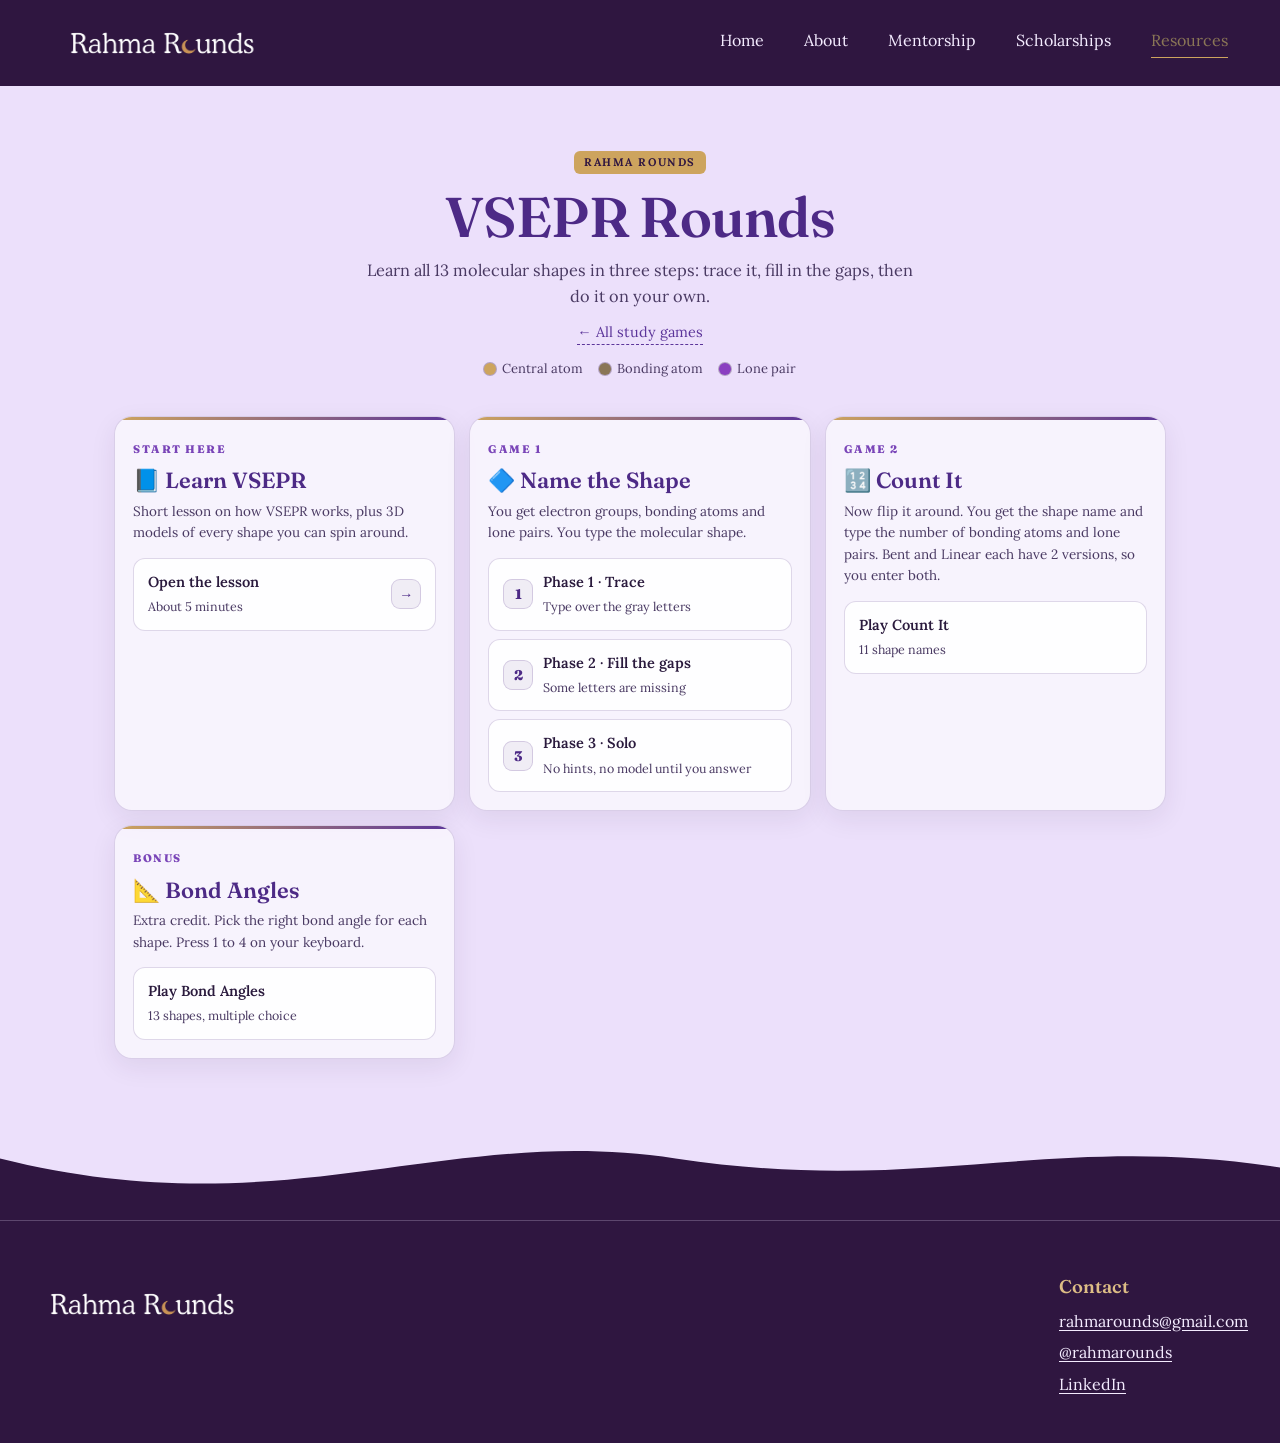
<file: vsepr.html>
<!doctype html>
<html lang="en">
<head>
<meta charset="utf-8">
<meta name="viewport" content="width=device-width,initial-scale=1">
<title>VSEPR Rounds</title>
<meta name="theme-color" content="#2f1640">
<link rel="preconnect" href="https://fonts.googleapis.com"><link rel="preconnect" href="https://fonts.gstatic.com" crossorigin>
<link rel="icon" type="image/png" href="favicon.png">
<link rel="stylesheet" href="styles.css">
<style>
:root{
  --bg:#171419;--plum:#2A0B3D;--panel:rgba(79,25,100,.32);--panel2:rgba(42,11,61,.6);--line:rgba(230,175,252,.18);--text:#F6EEFF;--muted:#B9A6CC;
  --ghost:rgba(237,215,255,.3);--accent:#E9B75F;--good:#9EE6BE;--bad:#F7A8C4;--warn:#F7A8C4;--lp:#E6AFFC;--atom:#F9F3DF;--center:#E9B75F;
  --gold:#E9B75F;--lav:#E6AFFC;--lilac:#EDD7FF;--cream:#F9F3DF;--night:#5E4B6C;
}
*{box-sizing:border-box}
html,body{margin:0}
body{background:radial-gradient(1200px 700px at 20% -10%,#4F1964 0%,#2A0B3D 45%,#171419 100%) fixed;background-color:var(--bg);color:var(--text);
  font-family:Lora,Georgia,serif;min-height:100vh;line-height:1.45;-webkit-text-size-adjust:100%}
.wrap{max-width:1060px;margin:0 auto;padding:20px 16px 60px}
h1,h2,h3{margin:0;line-height:1.15}
button{font:inherit;color:inherit;cursor:pointer;-webkit-tap-highlight-color:transparent}
.hidden{display:none!important}
.gbtn{background:linear-gradient(135deg,var(--gold),#F0C987);color:var(--plum);border:0;border-radius:12px;padding:11px 18px;font:800 15px Fraunces,Georgia,serif;letter-spacing:.02em;transition:transform .1s,filter .15s}
.gbtn:hover{filter:brightness(1.07)}.gbtn:active{transform:scale(.97)}
.gbtn.ghostbtn{background:rgba(230,175,252,.1);color:var(--lilac);border:1px solid var(--line)}
.gbtn.small{padding:8px 13px;font-size:13px;border-radius:10px}
.chip{display:inline-block;background:var(--gold);color:var(--plum);font:800 11px/1 Fraunces,Georgia,serif;letter-spacing:.14em;padding:6px 10px;border-radius:6px;text-transform:uppercase}
.hublink{display:inline-block;margin-top:12px;color:var(--muted);font-size:13px;text-decoration:none;border-bottom:1px dashed var(--line)}

/* ---------- HOME ---------- */
.ghero{text-align:center;padding:18px 0 14px}
.ghero h1{font:900 clamp(38px,6vw,62px)/1 Fraunces,Georgia,serif;margin:12px 0 4px;letter-spacing:-.01em;background:linear-gradient(90deg,var(--gold) 0%,#F3CFA0 30%,var(--lav) 70%,#C58BFF 100%);-webkit-background-clip:text;background-clip:text;color:transparent}
.ghero p{color:var(--muted);margin:10px auto 0;max-width:560px}
.legend{display:flex;gap:16px;justify-content:center;flex-wrap:wrap;margin-top:14px;font-size:13px;color:var(--muted)}
.legend span{display:flex;align-items:center;gap:6px}
.dot{width:12px;height:12px;border-radius:50%;display:inline-block}
.modes{display:grid;grid-template-columns:repeat(auto-fit,minmax(280px,1fr));gap:14px;margin-top:22px}
.mode{background:var(--panel);border:1px solid var(--line);border-radius:18px;padding:18px;position:relative;overflow:hidden}
.mode::before{content:"";position:absolute;inset:0 0 auto 0;height:3px;background:linear-gradient(90deg,var(--gold),var(--lav))}
.mode h3{font:800 22px/1.1 Fraunces,Georgia,serif;display:flex;align-items:center;gap:10px;margin-top:8px}
.mode .tag{font:800 11px Fraunces,Georgia,serif;letter-spacing:.14em;text-transform:uppercase;color:var(--lav)}
.mode p{color:var(--muted);font-size:13.5px;margin:8px 0 14px}
.phase-list{display:flex;flex-direction:column;gap:8px}
.phase-btn{display:flex;align-items:center;justify-content:space-between;gap:10px;background:var(--panel2);border:1px solid var(--line);border-radius:12px;padding:11px 14px;text-align:left;transition:border-color .15s,transform .1s}
.phase-btn:hover{border-color:var(--gold)}.phase-btn:active{transform:scale(.99)}
.phase-btn b{display:block;font-size:14.5px;font-weight:600}
.phase-btn small{color:var(--muted);font-size:12.5px}
.best{font-size:12px;color:var(--gold);white-space:nowrap}
.num{width:30px;height:30px;border-radius:9px;background:rgba(230,175,252,.12);border:1px solid var(--line);display:inline-flex;align-items:center;justify-content:center;font:800 14px Fraunces,Georgia,serif;flex:none;color:var(--gold)}

/* ---------- PLAY ---------- */
.topbar{display:flex;align-items:center;gap:12px;flex-wrap:wrap;margin-bottom:12px}
.topbar .title{font:800 18px Fraunces,Georgia,serif;flex:1;min-width:150px}
.topbar .title small{display:block;color:var(--muted);font:400 12.5px Lora,Georgia,serif}
.pill{background:rgba(230,175,252,.1);border:1px solid var(--line);border-radius:999px;padding:5px 12px;font-size:13px;font-weight:600}
.bar{height:6px;background:rgba(230,175,252,.1);border-radius:6px;overflow:hidden;margin-bottom:14px}
.bar i{display:block;height:100%;background:linear-gradient(90deg,var(--gold),var(--lav));width:0;transition:width .3s}
.card{background:var(--panel);border:1px solid var(--line);border-radius:22px;padding:18px;display:grid;grid-template-columns:minmax(0,1fr) minmax(0,1.1fr);gap:18px;
  transition:transform .26s ease,opacity .26s ease;transform:perspective(1400px) rotateY(0)}
.card.flip-out{transform:perspective(1400px) rotateY(88deg);opacity:.2}
.card.flip-in{transform:perspective(1400px) rotateY(-88deg);opacity:.2;transition:none}
.stage{position:relative;background:radial-gradient(circle at 50% 45%,#3a1752,#1d0c29 75%);border:1px solid var(--line);border-radius:16px;min-height:300px;overflow:hidden}
.stage canvas{width:100%;height:300px;display:block;touch-action:none;cursor:grab}
.stage canvas:active{cursor:grabbing}
.stage .drag-tip{position:absolute;bottom:8px;left:0;right:0;text-align:center;font-size:11.5px;color:var(--muted);pointer-events:none}
.vtag{position:absolute;top:10px;left:10px;background:var(--gold);color:var(--plum);font:800 11px Fraunces,Georgia,serif;letter-spacing:.1em;padding:5px 8px;border-radius:6px;text-transform:uppercase}
.mystery{position:absolute;inset:0;display:flex;flex-direction:column;align-items:center;justify-content:center;gap:6px;background:#1d0c29;color:var(--muted);font-size:13px;text-align:center;padding:16px}
.mystery b{font:900 70px Fraunces,Georgia,serif;color:rgba(230,175,252,.25);line-height:1}
.side{display:flex;flex-direction:column;gap:14px;min-width:0}
.clues{display:grid;grid-template-columns:repeat(3,1fr);gap:8px}
.clue{background:var(--panel2);border:1px solid var(--line);border-radius:14px;padding:10px 6px;text-align:center}
.clue .v{font:900 36px/1.1 Fraunces,Georgia,serif}
.clue .k{font-size:11px;color:var(--muted);text-transform:uppercase;letter-spacing:.05em;font-weight:600}
.clue.eg .v{color:var(--text)}.clue.ba .v{color:var(--cream)}.clue.lp .v{color:var(--lp)}
.namechip{background:var(--panel2);border:1px solid var(--line);border-radius:14px;padding:14px;text-align:center}
.namechip .k{font-size:11.5px;color:var(--muted);text-transform:uppercase;letter-spacing:.08em;font-weight:600}
.namechip .v{font:900 clamp(28px,4.5vw,38px) Fraunces,Georgia,serif;margin-top:2px;color:var(--gold)}
.namechip .h{font-size:13px;color:var(--lav);margin-top:4px}
.prompt{font-size:14.5px;color:var(--muted)}
.prompt b{color:var(--text)}
.typebox{position:relative;background:rgba(23,20,25,.55);border:1px solid var(--line);border-radius:14px;padding:18px 10px;cursor:text;min-height:84px;display:flex;align-items:center;justify-content:center}
.typebox.focus{border-color:var(--gold);box-shadow:0 0 0 3px rgba(233,183,95,.14)}
.typebox:not(.focus):not(.finished)::after{content:"tap here to type";position:absolute;bottom:4px;left:0;right:0;text-align:center;font-size:11px;color:var(--muted);pointer-events:none}
.slots{display:flex;flex-wrap:wrap;justify-content:center;row-gap:10px;font:800 clamp(22px,4.2vw,32px)/1.2 Fraunces,Georgia,serif}
.word{display:inline-flex;gap:3px;white-space:nowrap}
.gap{width:.6em}
.slot{min-width:.7em;text-align:center;border-bottom:3px solid rgba(230,175,252,.22);color:var(--ghost);padding:0 1px;transition:color .1s}
.slot.done{color:var(--gold);border-bottom-color:rgba(233,183,95,.5)}
.slot.fixed{border-bottom-color:transparent}
.slot.blank{color:transparent}
.slot.hint{color:var(--warn)}
.slot.cur{border-bottom-color:var(--lav);animation:blink 1s steps(2) infinite}
@keyframes blink{50%{border-bottom-color:transparent}}
.ghostin{position:absolute;opacity:0;left:0;top:0;width:100%;height:100%;font-size:16px;border:0;padding:0;cursor:text}
.shake{animation:shake .32s}
@keyframes shake{20%{transform:translateX(-7px)}40%{transform:translateX(7px)}60%{transform:translateX(-4px)}80%{transform:translateX(4px)}}
.txt{width:100%;background:rgba(23,20,25,.55);border:1px solid var(--line);border-radius:12px;padding:13px 14px;color:var(--text);font:600 18px Lora,Georgia,serif;outline:none}
.txt:focus{border-color:var(--gold);box-shadow:0 0 0 3px rgba(233,183,95,.14)}
.txt:disabled{opacity:.7}
.row{display:flex;gap:10px;align-items:stretch}
.row .txt{flex:1;min-width:0}
.vergroup{margin-bottom:10px}
.vergroup .vlabel{font:800 12px Fraunces,Georgia,serif;letter-spacing:.12em;text-transform:uppercase;color:var(--gold);margin-bottom:6px}
.numrow{display:grid;grid-template-columns:1fr 1fr;gap:10px}
.numrow label{font-size:11.5px;color:var(--muted);font-weight:600;text-transform:uppercase;letter-spacing:.05em;display:block;margin-bottom:5px}
.numrow .txt{font:900 28px Fraunces,Georgia,serif;text-align:center}
.numrow .ba .txt{color:var(--cream)}.numrow .lp .txt{color:var(--lp)}
.numrow .txt.ok{border-color:#5FCB8E}.numrow .txt.no{border-color:#E46A97}
.choices{display:grid;grid-template-columns:1fr 1fr;gap:10px}
.choice{background:var(--panel2);border:1px solid var(--line);border-radius:12px;padding:14px 10px;font-weight:600;font-size:16px;text-align:center}
.choice:hover{border-color:var(--gold)}
.choice.right{border-color:#5FCB8E;background:rgba(158,230,190,.14);color:var(--good)}
.choice.wrong{border-color:#E46A97;background:rgba(247,168,196,.12);color:var(--bad)}
.choice kbd{font-size:11px;color:var(--muted);margin-right:6px;font-family:inherit}
.feedback{min-height:24px;font-weight:600;font-size:15px}
.feedback.good{color:var(--good)}.feedback.bad{color:var(--bad)}.feedback.info{color:var(--muted);font-weight:500}
.feedback .ans{display:block;font:800 22px Fraunces,Georgia,serif;color:var(--gold);margin-top:2px}
.reveal{background:var(--panel2);border:1px solid var(--line);border-radius:14px;padding:12px 14px;font-size:13.5px;display:grid;grid-template-columns:auto 1fr;gap:4px 14px}
.reveal .k{color:var(--muted)}
.reveal .v{font-weight:600}
.nextrow{display:flex;justify-content:flex-end;align-items:center;gap:10px}
.nextrow small{color:var(--muted);font-size:12px}
.timer{height:3px;background:rgba(230,175,252,.12);border-radius:3px;overflow:hidden;flex:1}
.timer i{display:block;height:100%;background:var(--gold);width:100%}

/* ---------- RESULTS ---------- */
.results{background:var(--panel);border:1px solid var(--line);border-radius:22px;padding:28px 20px;text-align:center}
.bigscore{font:900 76px/1 Fraunces,Georgia,serif;margin:12px 0 4px;background:linear-gradient(90deg,var(--gold),var(--lav));-webkit-background-clip:text;background-clip:text;color:transparent}
.stars{font-size:32px;letter-spacing:6px;margin:6px 0}
.misslist{text-align:left;max-width:600px;margin:18px auto 0;display:flex;flex-direction:column;gap:8px}
.miss{background:var(--panel2);border:1px solid var(--line);border-radius:12px;padding:10px 14px;font-size:14px;display:flex;justify-content:space-between;gap:10px;flex-wrap:wrap}
.miss b{color:var(--gold)}
.miss span{color:var(--muted)}
.resbtns{display:flex;gap:10px;justify-content:center;flex-wrap:wrap;margin-top:22px}

/* ---------- LEARN ---------- */
.learn h2{font:900 30px Fraunces,Georgia,serif;margin:6px 0 4px}
.lesson{display:grid;grid-template-columns:repeat(auto-fit,minmax(280px,1fr));gap:12px;margin:16px 0 26px}
.step{background:var(--panel);border:1px solid var(--line);border-radius:16px;padding:16px}
.step h3{font:800 17px Fraunces,Georgia,serif;margin-bottom:6px;display:flex;gap:8px;align-items:center}
.step p,.step li{color:#e1d3ee;font-size:14px;margin:0}
.step ul{margin:6px 0 0;padding-left:18px}
.step .eg{margin-top:8px;font-size:13px;background:var(--panel2);border-radius:10px;padding:8px 10px;color:var(--text)}
.fam{margin:20px 0 8px;display:flex;align-items:baseline;gap:10px;flex-wrap:wrap}
.fam h3{font:800 19px Fraunces,Georgia,serif}
.fam small{color:var(--muted)}
.gallery{display:flex;gap:10px;align-items:center;overflow-x:auto;padding-bottom:6px;-webkit-overflow-scrolling:touch}
.arrow{color:var(--muted);font-size:12px;flex:none;text-align:center}
.arrow b{display:block;color:var(--lav);font-size:18px}
.mini{flex:none;width:170px;background:var(--panel);border:1px solid var(--line);border-radius:14px;padding:8px;text-align:center;transition:border-color .15s}
.mini:hover{border-color:var(--gold)}
.mini canvas{width:100%;height:125px;display:block}
.mini b{display:block;font:800 15px Fraunces,Georgia,serif;margin-top:2px}
.mini small{display:block;color:var(--muted);font-size:12px}
.modal{position:fixed;inset:0;background:rgba(10,4,16,.78);display:flex;align-items:center;justify-content:center;padding:16px;z-index:50}
.modal .box{background:var(--plum);border:1px solid var(--line);border-radius:20px;padding:16px;width:min(560px,100%);max-height:94vh;overflow:auto}
.modal canvas{width:100%;height:320px;display:block;touch-action:none;background:radial-gradient(circle at 50% 45%,#3a1752,#1d0c29 75%);border-radius:14px}
.modal h2{font:900 26px Fraunces,Georgia,serif;margin:12px 0 8px}

/* ---------- PHONE ---------- */
@media (max-width:760px){
  .card{grid-template-columns:1fr;padding:12px;gap:12px;border-radius:18px}
  .stage{min-height:230px}.stage canvas{height:230px}
  .clue .v{font-size:30px}.clue .k{font-size:10px}
  .bigscore{font-size:60px}
  .topbar .title{order:-1;flex-basis:100%}
  .modal canvas{height:260px}
}
@media (max-width:420px){
  .wrap{padding:14px 12px 50px}
  .choices{grid-template-columns:1fr}
  .mini{width:148px}
}
</style>
<link rel="stylesheet" href="game-theme.css">
</head>
<body class="vsepr">
<header class="site-header">
  <div class="header-inner">
    <a href="index.html" class="logo-link" aria-label="Rahma Rounds — home">
      <img src="logo.png" alt="Rahma Rounds" class="logo-img" style="display:none;"
           onload="this.style.display='inline-block'; this.nextElementSibling.style.display='none';"
           onerror="this.style.display='none';">
      <span class="logo">Rahma R<span class="moon"></span>unds</span>
    </a>
    <nav class="main-nav">
      <a href="index.html">Home</a>
      <a href="about.html">About</a>
      <a href="mentorship.html">Mentorship</a>
      <a href="scholarships.html">Scholarships</a>
      <a href="resources.html" class="active">Resources</a>
    </nav>
    <button class="nav-toggle" aria-label="Toggle menu">☰</button>
  </div>
</header>
<div class="wrap">

<!-- HOME -->
<section id="home">
  <div class="ghero">
    <span class="chip">Rahma Rounds</span>
    <h1>VSEPR Rounds</h1>
    <p>Learn all 13 molecular shapes in three steps: trace it, fill in the gaps, then do it on your own.</p>
    <a class="hublink" href="games.html">← All study games</a>
    <div class="legend">
      <span><i class="dot" style="background:var(--center)"></i>Central atom</span>
      <span><i class="dot" style="background:var(--atom)"></i>Bonding atom</span>
      <span><i class="dot" style="background:var(--lp)"></i>Lone pair</span>
    </div>
  </div>
  <div class="modes">
    <div class="mode">
      <span class="tag">Start here</span>
      <h3>📘 Learn VSEPR</h3>
      <p>Short lesson on how VSEPR works, plus 3D models of every shape you can spin around.</p>
      <div class="phase-list"><button class="phase-btn" data-go="learn"><span><b>Open the lesson</b><small>About 5 minutes</small></span><span class="num">→</span></button></div>
    </div>
    <div class="mode">
      <span class="tag">Game 1</span>
      <h3>🔷 Name the Shape</h3>
      <p>You get electron groups, bonding atoms and lone pairs. You type the molecular shape.</p>
      <div class="phase-list">
        <button class="phase-btn" data-start="name:1"><span class="num">1</span><span style="flex:1"><b>Phase 1 · Trace</b><small>Type over the gray letters</small></span><span class="best" data-best="name1"></span></button>
        <button class="phase-btn" data-start="name:2"><span class="num">2</span><span style="flex:1"><b>Phase 2 · Fill the gaps</b><small>Some letters are missing</small></span><span class="best" data-best="name2"></span></button>
        <button class="phase-btn" data-start="name:3"><span class="num">3</span><span style="flex:1"><b>Phase 3 · Solo</b><small>No hints, no model until you answer</small></span><span class="best" data-best="name3"></span></button>
      </div>
    </div>
    <div class="mode">
      <span class="tag">Game 2</span>
      <h3>🔢 Count It</h3>
      <p>Now flip it around. You get the shape name and type the number of bonding atoms and lone pairs. Bent and Linear each have 2 versions, so you enter both.</p>
      <div class="phase-list"><button class="phase-btn" data-start="count:0"><span style="flex:1"><b>Play Count It</b><small>11 shape names</small></span><span class="best" data-best="count0"></span></button></div>
    </div>
    <div class="mode">
      <span class="tag">Bonus</span>
      <h3>📐 Bond Angles</h3>
      <p>Extra credit. Pick the right bond angle for each shape. Press 1 to 4 on your keyboard.</p>
      <div class="phase-list"><button class="phase-btn" data-start="angle:0"><span style="flex:1"><b>Play Bond Angles</b><small>13 shapes, multiple choice</small></span><span class="best" data-best="angle0"></span></button></div>
    </div>
  </div>
</section>

<!-- LEARN -->
<section id="learn" class="learn hidden">
  <div class="topbar"><button class="gbtn ghostbtn small" data-go="home">← Home</button><div class="title">Learn VSEPR</div></div>
  <h2>How VSEPR works</h2>
  <p style="color:var(--muted);margin:0">VSEPR stands for Valence Shell Electron Pair Repulsion. Electrons push each other away, so everything around the central atom spreads out as far as it can. That spreading decides the shape.</p>
  <div class="lesson">
    <div class="step"><h3><span class="num">1</span>Find the central atom</h3><p>Usually the least electronegative atom, and never hydrogen. Draw the Lewis structure so you can see its bonds and lone pairs.</p></div>
    <div class="step"><h3><span class="num">2</span>Count electron groups</h3>
      <ul><li>Each <b style="color:var(--atom)">bonded atom</b> = 1 group</li><li>Each <b style="color:var(--lp)">lone pair on the central atom</b> = 1 group</li><li>Single, double and triple bonds all count as just 1 group</li></ul>
      <div class="eg">CO₂ has two double bonds and no lone pairs on C → 2 groups → linear</div></div>
    <div class="step"><h3><span class="num">3</span>Groups give the electron geometry</h3>
      <ul><li>2 → linear</li><li>3 → trigonal planar</li><li>4 → tetrahedral</li><li>5 → trigonal bipyramidal</li><li>6 → octahedral</li></ul></div>
    <div class="step"><h3><span class="num">4</span>Atoms give the molecular shape</h3><p>Lone pairs still take up space, but you can't "see" them in the shape name. The molecular shape only describes where the atoms are.</p>
      <div class="eg">H₂O: 2 atoms + 2 lone pairs = 4 groups. Electron geometry is tetrahedral, but the shape is <b>bent</b>.</div></div>
    <div class="step"><h3><span class="num">5</span>Lone pairs push harder</h3><p>Lone pairs are fatter than bonds, so they squeeze the bond angles smaller. Repulsion order: lone pair–lone pair &gt; lone pair–bond &gt; bond–bond.</p>
      <div class="eg">CH₄ 109.5° → NH₃ ~107° → H₂O ~104.5°</div></div>
    <div class="step"><h3><span class="num">6</span>Where lone pairs sit</h3>
      <ul><li><b>5 groups:</b> lone pairs go in the <b>equatorial</b> spots (the flat triangle in the middle), where there's more room</li><li><b>6 groups:</b> the 2nd lone pair goes <b>opposite</b> the first, which is why you get square planar</li></ul></div>
    <div class="step"><h3><span class="num">7</span>AXE shorthand</h3><p><b>A</b> = central atom, <b>X</b> = bonded atoms, <b>E</b> = lone pairs.</p><div class="eg">NH₃ = AX₃E · H₂O = AX₂E₂ · XeF₄ = AX₄E₂</div></div>
    <div class="step"><h3><span class="num">8</span>The big trick</h3><p>Learn the 5 "parent" shapes. To get the others, swap one atom for a lone pair at a time. Each row below is one family.</p></div>
  </div>
  <h2>All 13 shapes</h2>
  <p style="color:var(--muted);margin:0">Tap any model to make it bigger. Drag to spin it.</p>
  <div id="families"></div>
  <div style="text-align:center;margin-top:28px"><button class="gbtn" data-start="name:1">Ready? Start Phase 1 →</button></div>
</section>

<!-- PLAY -->
<section id="play" class="hidden">
  <div class="topbar">
    <button class="gbtn ghostbtn small" data-go="home">← Quit</button>
    <div class="title" id="playTitle"></div>
    <span class="pill" id="prog"></span>
    <span class="pill" id="scoreNow" style="color:var(--good)"></span>
  </div>
  <div class="bar"><i id="barFill"></i></div>
  <div class="card" id="card">
    <div class="stage" id="stage">
      <canvas id="mainCanvas"></canvas>
      <div class="drag-tip">drag to spin</div>
      <div class="vtag hidden" id="vtag"></div>
      <div class="mystery hidden" id="mystery"><b>?</b>The model shows up after you answer</div>
    </div>
    <div class="side">
      <div id="clueArea"></div>
      <div class="prompt" id="prompt"></div>
      <div id="answerArea"></div>
      <div class="feedback" id="feedback"></div>
      <div class="reveal hidden" id="reveal"></div>
      <div class="nextrow hidden" id="nextRow"><div class="timer"><i id="timerFill"></i></div><small>or press Enter</small><button class="gbtn" id="nextBtn">Next →</button></div>
    </div>
  </div>
</section>

<!-- RESULTS -->
<section id="results" class="hidden"><div class="results" id="resultsBox"></div></section>

</div>

<div class="wave-divider">
  <svg viewBox="0 0 1440 110" preserveAspectRatio="none" xmlns="http://www.w3.org/2000/svg">
    <path style="fill: var(--plum-950)" d="M0,40 C 320,120 500,0 760,40 C 1040,82 1180,10 1440,50 L1440,110 L0,110 Z"></path>
  </svg>
</div>

<footer class="site-footer">
  <div class="footer-inner">
    <a href="index.html" class="logo-link" aria-label="Rahma Rounds — home">
      <img src="logo.png" alt="Rahma Rounds" class="logo-img" style="display:none;"
           onload="this.style.display='inline-block'; this.nextElementSibling.style.display='none';"
           onerror="this.style.display='none';">
      <span class="logo">Rahma R<span class="moon"></span>unds</span>
    </a>
    <div class="footer-contact">
      <h4>Contact</h4>
      <p><a href="mailto:rahmarounds@gmail.com">rahmarounds@gmail.com</a></p>
      <p><a href="https://instagram.com/rahmarounds" target="_blank" rel="noopener">@rahmarounds</a></p>
      <p><a href="https://www.linkedin.com/company/rahma-rounds" target="_blank" rel="noopener">LinkedIn</a></p>
    </div>
  </div>
</footer>

<div class="modal hidden" id="modal"><div class="box">
  <canvas id="modalCanvas"></canvas>
  <h2 id="modalName"></h2>
  <div class="reveal" id="modalInfo"></div>
  <div style="text-align:right;margin-top:12px"><button class="gbtn ghostbtn" id="modalClose">Close</button></div>
</div></div>

<script src="script.js"></script>
<script>
/* ================= DATA ================= */
const nv=v=>{const l=Math.hypot(v[0],v[1],v[2])||1;return [v[0]/l,v[1]/l,v[2]/l]};
const TP=[[0,1,0],[0.866,-0.5,0],[-0.866,-0.5,0]];
const TET=[[0,1,0],[0,-1/3,0.9428],[-0.8165,-1/3,-0.4714],[0.8165,-1/3,-0.4714]];
const qa=0.8165,qb=0.5774;
const EQ=[[1,0,0],[-0.5,0,0.866],[-0.5,0,-0.866]], AXL=[[0,1,0],[0,-1,0]];
const OCT=[[1,0,0],[-1,0,0],[0,0,1],[0,0,-1],[0,1,0],[0,-1,0]];
const SHAPES=[
 {eg:2,ba:2,lp:0,name:"Linear",angle:"180°",ex:"CO₂",A:[[1,0,0],[-1,0,0]],E:[]},
 {eg:3,ba:3,lp:0,name:"Trigonal planar",angle:"120°",ex:"BF₃",A:TP,E:[]},
 {eg:3,ba:2,lp:1,name:"Bent",angle:"<120°",ex:"SO₂",A:TP.slice(1),E:[TP[0]]},
 {eg:4,ba:4,lp:0,name:"Tetrahedral",angle:"109.5°",ex:"CH₄",A:TET,E:[]},
 {eg:4,ba:3,lp:1,name:"Trigonal pyramidal",angle:"~107°",ex:"NH₃",A:TET.slice(1),E:[TET[0]]},
 {eg:4,ba:2,lp:2,name:"Bent",angle:"~104.5°",ex:"H₂O",A:[[0,-qb,qa],[0,-qb,-qa]],E:[[qa,qb,0],[-qa,qb,0]]},
 {eg:5,ba:5,lp:0,name:"Trigonal bipyramidal",angle:"90°, 120°, 180°",ex:"PCl₅",A:[...AXL,...EQ],E:[]},
 {eg:5,ba:4,lp:1,name:"Seesaw",angle:"<90°, <120°, ~180°",ex:"SF₄",A:[...AXL,EQ[1],EQ[2]],E:[EQ[0]]},
 {eg:5,ba:3,lp:2,name:"T-shaped",angle:"~90°, 180°",ex:"ClF₃",A:[...AXL,EQ[0]],E:[EQ[1],EQ[2]]},
 {eg:5,ba:2,lp:3,name:"Linear",angle:"180°",ex:"XeF₂",A:AXL,E:EQ},
 {eg:6,ba:6,lp:0,name:"Octahedral",angle:"90°, 180°",ex:"SF₆",A:OCT,E:[]},
 {eg:6,ba:5,lp:1,name:"Square pyramidal",angle:"~90°, 180°",ex:"BrF₅",A:OCT.slice(0,5),E:[OCT[5]]},
 {eg:6,ba:4,lp:2,name:"Square planar",angle:"90°, 180°",ex:"XeF₄",A:OCT.slice(0,4),E:[OCT[4],OCT[5]]},
];
const EGEO={2:"Linear",3:"Trigonal planar",4:"Tetrahedral",5:"Trigonal bipyramidal",6:"Octahedral"};
const SUB="₀₁₂₃₄₅₆₇₈₉";
const sub=n=>n>1?String(n).split('').map(d=>SUB[d]).join(''):'';
const axe=s=>"AX"+sub(s.ba)+(s.lp?"E"+sub(s.lp):"");
const AMBIG=new Set(["Bent","Linear"]);

/* ================= 3D VIEWER ================= */
const viewers=new Set();
class Viewer{
  constructor(canvas,shape,opt={}){
    this.c=canvas;this.ctx=canvas.getContext('2d');
    this.yaw=opt.yaw??0.5;this.pitch=0.38;this.spin=opt.spin??0.007;this.drag=false;
    this.setShape(shape);
    if(opt.interactive!==false) this.bind();
    viewers.add(this);
  }
  setShape(s){
    this.s=s;if(!s){this.A=[];this.E=[];return}
    const sum=[0,0,0];s.E.forEach(e=>{sum[0]+=e[0];sum[1]+=e[1];sum[2]+=e[2]});
    const k=0.17;
    this.A=s.A.map(d=>nv([d[0]-k*sum[0],d[1]-k*sum[1],d[2]-k*sum[2]]));
    this.E=s.E.map(nv);
  }
  bind(){
    let lx=0,ly=0;
    this.c.addEventListener('pointerdown',e=>{this.drag=true;lx=e.clientX;ly=e.clientY;try{this.c.setPointerCapture(e.pointerId)}catch(_){}});
    this.c.addEventListener('pointermove',e=>{if(!this.drag)return;this.yaw+=(e.clientX-lx)*0.012;this.pitch=Math.max(-1.4,Math.min(1.4,this.pitch+(e.clientY-ly)*0.012));lx=e.clientX;ly=e.clientY});
    const up=()=>{this.drag=false};
    this.c.addEventListener('pointerup',up);this.c.addEventListener('pointercancel',up);
  }
  resize(){
    const r=this.c.getBoundingClientRect(),dpr=window.devicePixelRatio||1;
    const w=Math.round(r.width*dpr),h=Math.round(r.height*dpr);
    if(this.c.width!==w||this.c.height!==h){this.c.width=w;this.c.height=h}
    this.w=w;this.h=h;
  }
  draw(){
    const c=this.ctx,W=this.w,H=this.h;c.clearRect(0,0,W,H);
    if(!this.s||!W||!H)return;
    const m=Math.min(W,H),L=m*0.34,R=m*0.072,cx=W/2,cy=H/2;
    const cyw=Math.cos(this.yaw),syw=Math.sin(this.yaw),cp=Math.cos(this.pitch),sp=Math.sin(this.pitch);
    const rot=v=>{const x=v[0]*cyw+v[2]*syw,z0=-v[0]*syw+v[2]*cyw,y=v[1];return [x,y*cp-z0*sp,y*sp+z0*cp]};
    const P=(v,len)=>{const r=rot(v),s=1+r[2]*0.13;return {x:cx+r[0]*len*s,y:cy-r[1]*len*s,z:r[2],s}};
    const sphere=(x,y,r,kind)=>{
      const g=c.createRadialGradient(x-r*.35,y-r*.38,r*.08,x,y,r);
      if(kind==='center'){g.addColorStop(0,'#fff3d6');g.addColorStop(.45,'#E9B75F');g.addColorStop(1,'#7a4c12')}
      else{g.addColorStop(0,'#ffffff');g.addColorStop(.45,'#F3E7C8');g.addColorStop(1,'#8a7656')}
      c.beginPath();c.arc(x,y,r,0,Math.PI*2);c.fillStyle=g;c.fill();
    };
    const bond=p=>{
      c.lineCap='round';
      c.strokeStyle='#5E4B6C';c.lineWidth=R*0.46;c.beginPath();c.moveTo(cx,cy);c.lineTo(p.x,p.y);c.stroke();
      c.strokeStyle='#a892bd';c.lineWidth=R*0.15;c.beginPath();c.moveTo(cx,cy);c.lineTo(p.x,p.y);c.stroke();
    };
    const lobe=d=>{
      const tip=P(d,L*0.8),dx=tip.x-cx,dy=tip.y-cy,len=Math.hypot(dx,dy),ang=Math.atan2(dy,dx);
      const rx=Math.max(len*0.52,L*0.21),ry=L*0.21*tip.s;
      c.save();c.translate(cx+dx*0.56,cy+dy*0.56);c.rotate(ang);
      const g=c.createRadialGradient(rx*0.2,0,1,0,0,Math.max(rx,ry));
      g.addColorStop(0,'rgba(230,175,252,0.6)');g.addColorStop(1,'rgba(180,110,230,0.18)');
      c.beginPath();c.ellipse(0,0,rx,ry,0,0,Math.PI*2);c.fillStyle=g;c.fill();
      c.lineWidth=Math.max(1,m*0.004);c.strokeStyle='rgba(237,215,255,0.7)';c.stroke();
      c.fillStyle='#ffffff';
      [-1,1].forEach(sg=>{c.beginPath();c.arc(rx*0.3,sg*ry*0.36,R*0.17,0,Math.PI*2);c.fill()});
      c.restore();
    };
    const items=[];
    this.A.forEach(d=>items.push({t:'a',d,z:rot(d)[2]}));
    this.E.forEach(d=>items.push({t:'e',d,z:rot(d)[2]}));
    items.sort((p,q)=>p.z-q.z);
    const drawItem=it=>{if(it.t==='a'){const p=P(it.d,L);bond(p);sphere(p.x,p.y,R*p.s,'atom')}else lobe(it.d)};
    items.filter(i=>i.z<0).forEach(drawItem);
    sphere(cx,cy,R*1.3,'center');
    items.filter(i=>i.z>=0).forEach(drawItem);
  }
}
(function loop(){
  for(const v of viewers){
    if(!v.c.isConnected){viewers.delete(v);continue}
    if(v.c.offsetParent===null)continue;
    if(!v.drag)v.yaw+=v.spin;
    v.resize();v.draw();
  }
  requestAnimationFrame(loop);
})();

/* ================= HELPERS ================= */
const $=s=>document.querySelector(s);
const esc=s=>String(s).replace(/[&<>"']/g,ch=>({'&':'&amp;','<':'&lt;','>':'&gt;','"':'&quot;',"'":'&#39;'}[ch]));
const shuffle=a=>{for(let i=a.length-1;i>0;i--){const j=Math.floor(Math.random()*(i+1));[a[i],a[j]]=[a[j],a[i]]}return a};
const normTxt=x=>x.toLowerCase().replace(/[^a-z]/g,'');
function loadBest(){try{return JSON.parse(localStorage.getItem('vsepr-best')||'{}')}catch(_){return {}}}
function saveBest(key,val){try{const b=loadBest();if(!(key in b)||val>b[key]){b[key]=val;localStorage.setItem('vsepr-best',JSON.stringify(b))}}catch(_){}}
function show(id){['home','learn','play','results'].forEach(x=>$('#'+x).classList.toggle('hidden',x!==id));window.scrollTo(0,0);if(id==='home')paintBest()}
function paintBest(){const b=loadBest();document.querySelectorAll('[data-best]').forEach(el=>{const v=b[el.dataset.best];el.textContent=v!=null?`Best ${v}/${el.dataset.best==='count0'?11:13}`:''})}
function infoHTML(s){
  return `<span class="k">Shape</span><span class="v">${s.name}</span>
  <span class="k">Electron geometry</span><span class="v">${EGEO[s.eg]}</span>
  <span class="k">Groups</span><span class="v">${s.eg} = <span style="color:var(--atom)">${s.ba} atoms</span> + <span style="color:var(--lp)">${s.lp} lone pair${s.lp===1?'':'s'}</span></span>
  <span class="k">AXE</span><span class="v">${axe(s)}</span>
  <span class="k">Bond angle</span><span class="v">${s.angle}</span>
  <span class="k">Example</span><span class="v">${s.ex}</span>`;
}

/* ================= LEARN PAGE ================= */
const FAMILIES=[
  {eg:2,idx:[0]},{eg:3,idx:[1,2]},{eg:4,idx:[3,4,5]},{eg:5,idx:[6,7,8,9]},{eg:6,idx:[10,11,12]}
];
let modalViewer=null;
function buildLearn(){
  const box=$('#families');
  FAMILIES.forEach(f=>{
    const head=document.createElement('div');head.className='fam';
    head.innerHTML=`<h3>${f.eg} electron groups</h3><small>parent: ${EGEO[f.eg]}</small>`;
    box.appendChild(head);
    const row=document.createElement('div');row.className='gallery';
    f.idx.forEach((si,k)=>{
      const s=SHAPES[si];
      if(k>0){const ar=document.createElement('div');ar.className='arrow';ar.innerHTML='<b>→</b>swap 1 atom<br>for a lone pair';row.appendChild(ar)}
      const card=document.createElement('button');card.className='mini';
      card.innerHTML=`<canvas></canvas><b>${s.name}</b><small>${s.ba} atoms · ${s.lp} LP · ${s.angle}</small><small>${s.ex}</small>`;
      row.appendChild(card);
      new Viewer(card.querySelector('canvas'),s,{interactive:false,yaw:Math.random()*6,spin:0.006});
      card.addEventListener('click',()=>openModal(s));
    });
    box.appendChild(row);
  });
}
function openModal(s){
  $('#modal').classList.remove('hidden');
  if(!modalViewer)modalViewer=new Viewer($('#modalCanvas'),s);else modalViewer.setShape(s);
  $('#modalName').textContent=s.name;
  $('#modalInfo').innerHTML=infoHTML(s);
}
$('#modalClose').onclick=()=>$('#modal').classList.add('hidden');
$('#modal').addEventListener('click',e=>{if(e.target.id==='modal')$('#modal').classList.add('hidden')});

/* ================= GAME ================= */
const mainViewer=new Viewer($('#mainCanvas'),null);
let G=null;
const TITLES={name1:["Name the Shape","Phase 1 · Trace the gray letters"],name2:["Name the Shape","Phase 2 · Fill in the missing letters"],name3:["Name the Shape","Phase 3 · Solo, no hints"],count0:["Count It","Type bonding atoms and lone pairs"],angle0:["Bond Angles","Bonus round"]};

function startRound(mode,phase){
  if(G){clearTimeout(G.timer);stopCycle()}
  const pool=mode==='count'?SHAPES.filter((s,i)=>SHAPES.findIndex(x=>x.name===s.name)===i):SHAPES.slice();
  G={mode,phase:+phase,key:mode+phase,deck:shuffle(pool),i:0,score:0,misses:[],timer:null,flipping:false};
  const t=TITLES[G.key];$('#playTitle').innerHTML=`${t[0]}<small>${t[1]}</small>`;
  show('play');renderQ();
}

function setModel(s,visible){
  mainViewer.setShape(s);
  $('#mystery').classList.toggle('hidden',visible);
}
function fb(html,cls){const f=$('#feedback');f.className='feedback '+(cls||'');f.innerHTML=html}

function renderQ(){
  const s=G.deck[G.i];
  stopCycle();
  Object.assign(G,{s,vars:null,mist:0,slotMiss:0,done:false,pos:0,hidden:new Set(),hintShown:new Set()});
  clearTimeout(G.timer);
  $('#prog').textContent=`${G.i+1} / ${G.deck.length}`;
  $('#scoreNow').textContent=`✓ ${G.score}`;
  $('#barFill').style.width=(G.i/G.deck.length*100)+'%';
  $('#reveal').classList.add('hidden');$('#nextRow').classList.add('hidden');
  fb('','');
  const clue=$('#clueArea'),ans=$('#answerArea'),pr=$('#prompt');

  if(G.mode==='name'){
    clue.innerHTML=`<div class="clues">
      <div class="clue eg"><div class="v">${s.eg}</div><div class="k">Electron groups</div></div>
      <div class="clue ba"><div class="v">${s.ba}</div><div class="k">Bonding atoms</div></div>
      <div class="clue lp"><div class="v">${s.lp}</div><div class="k">Lone pairs</div></div></div>`;
    setModel(s,G.phase<3);
    if(G.phase<3){
      pr.innerHTML=G.phase===1?'Look at the model, then <b>type the gray letters</b>.':'Type the <b>whole name</b>. Some letters are hidden. Two misses on a letter shows it in yellow.';
      G.chars=[...s.name];
      if(G.phase===2){
        const li=G.chars.map((ch,i)=>/[a-z]/i.test(ch)?i:-1).filter(i=>i>=0);
        G.hidden=new Set(shuffle(li.slice()).slice(0,Math.max(1,Math.round(li.length*0.5))));
      }
      ans.innerHTML=`<div class="typebox" id="typebox"><div class="slots" id="slots"></div>
        <input id="ghost" class="ghostin" autocomplete="off" autocorrect="off" autocapitalize="off" spellcheck="false" aria-label="Type the shape name"></div>`;
      skipFixed();renderSlots();
      const gi=$('#ghost');
      gi.addEventListener('input',()=>{const v=gi.value;gi.value='';for(const ch of v)onKey(ch)});
      gi.addEventListener('focus',()=>$('#typebox').classList.add('focus'));
      gi.addEventListener('blur',()=>{const tb=$('#typebox');if(tb)tb.classList.remove('focus')});
      setTimeout(()=>gi.focus({preventScroll:true}),30);
    }else{
      pr.innerHTML='Type the <b>molecular shape</b>, then press Enter.';
      ans.innerHTML=`<form id="f3" class="row" autocomplete="off"><input id="ans3" class="txt" placeholder="Molecular shape…" autocomplete="off" autocorrect="off" autocapitalize="off" spellcheck="false"><button class="gbtn">Check</button></form>`;
      $('#f3').addEventListener('submit',e=>{e.preventDefault();checkSolo()});
      setTimeout(()=>$('#ans3').focus({preventScroll:true}),30);
    }
  }
  else if(G.mode==='count'){
    G.vars=SHAPES.filter(x=>x.name===s.name);
    const two=G.vars.length>1;
    clue.innerHTML=`<div class="namechip"><div class="k">Molecular shape</div><div class="v">${s.name}</div>${two?`<div class="h">This shape has 2 versions. Enter both, in any order.</div>`:''}</div>`;
    setModel(s,false);
    pr.innerHTML='How many <b style="color:var(--cream)">bonding atoms</b> and <b style="color:var(--lp)">lone pairs</b> are on the central atom?';
    const grp=k=>`<div class="vergroup">${two?`<div class="vlabel">Version ${k+1}</div>`:''}<div class="numrow">
      <div class="ba"><label>Bonding atoms</label><input class="txt cin" data-v="${k}" data-f="ba" inputmode="numeric" pattern="[0-9]*" maxlength="1" autocomplete="off"></div>
      <div class="lp"><label>Lone pairs</label><input class="txt cin" data-v="${k}" data-f="lp" inputmode="numeric" pattern="[0-9]*" maxlength="1" autocomplete="off"></div></div></div>`;
    ans.innerHTML=`<form id="fc" autocomplete="off">${G.vars.map((_,k)=>grp(k)).join('')}<div style="text-align:right"><button class="gbtn">Check</button></div></form>`;
    const ins=[...ans.querySelectorAll('.cin')];
    ins.forEach((el,k)=>el.addEventListener('input',()=>{el.value=el.value.replace(/\D/g,'').slice(0,1);if(el.value&&ins[k+1])ins[k+1].focus()}));
    $('#fc').addEventListener('submit',e=>{e.preventDefault();const empty=ins.find(x=>!x.value);if(empty){empty.focus();shake(empty);return}checkCount()});
    setTimeout(()=>ins[0].focus({preventScroll:true}),30);
  }
  else if(G.mode==='angle'){
    clue.innerHTML=`<div class="namechip"><div class="k">Molecular shape</div><div class="v">${s.name}</div><div class="h" style="color:var(--muted)">${s.eg} groups · ${s.ba} atoms · ${s.lp} lone pair${s.lp===1?'':'s'}</div></div>`;
    setModel(s,true);
    pr.innerHTML='Pick the <b>bond angle</b>.';
    const pool=[...new Set(SHAPES.map(x=>x.angle))].filter(a=>a!==s.angle);
    G.opts=shuffle([s.angle,...shuffle(pool).slice(0,3)]);
    ans.innerHTML=`<div class="choices">${G.opts.map((o,i)=>`<button class="choice" data-o="${i}"><kbd>${i+1}</kbd>${o}</button>`).join('')}</div>`;
    ans.querySelectorAll('.choice').forEach(b=>b.addEventListener('click',()=>pickAngle(+b.dataset.o)));
  }
}

/* --- phase 1 & 2 typing --- */
function skipFixed(){while(G.pos<G.chars.length&&!/[a-z]/i.test(G.chars[G.pos]))G.pos++}
function renderSlots(){
  let html='',word='';
  G.chars.forEach((ch,i)=>{
    if(ch===' '){html+=`<span class="word">${word}</span><span class="gap"></span>`;word='';return}
    let cls='slot';
    if(!/[a-z]/i.test(ch))cls+=' fixed done';
    else if(i<G.pos)cls+=' done';
    else{
      if(G.hintShown.has(i))cls+=' hint';
      else if(G.phase===2&&G.hidden.has(i))cls+=' blank';
      if(i===G.pos&&!G.done)cls+=' cur';
    }
    word+=`<span class="${cls}">${esc(ch)}</span>`;
  });
  html+=`<span class="word">${word}</span>`;
  $('#slots').innerHTML=html;
}
function shake(el){el.classList.remove('shake');void el.offsetWidth;el.classList.add('shake')}
function onKey(ch){
  if(!G||G.done||G.mode!=='name'||G.phase===3)return;
  if(!/^[a-z]$/i.test(ch))return;
  const exp=G.chars[G.pos];
  if(ch.toLowerCase()===exp.toLowerCase()){
    G.pos++;G.slotMiss=0;skipFixed();renderSlots();fb('','');
    if(G.pos>=G.chars.length)finishTyped();
  }else{
    G.mist++;G.slotMiss++;
    if(G.phase===2&&G.slotMiss>=2)G.hintShown.add(G.pos);
    renderSlots();shake($('#typebox'));
    fb(`Not “${esc(ch)}”. Try again.`,'bad');
  }
}
function finishTyped(){
  G.done=true;const tb=document.getElementById('typebox');if(tb)tb.classList.add('finished');
  const perfect=G.mist===0;
  if(perfect)G.score++;else G.misses.push({s:G.s,why:`${G.mist} wrong key${G.mist>1?'s':''}`});
  fb(perfect?'Perfect! ✓':`Got it, with ${G.mist} slip${G.mist>1?'s':''}`,perfect?'good':'info');
  afterAnswer(perfect);
}
/* --- phase 3 --- */
function checkSolo(){
  if(G.done)return;
  const v=$('#ans3').value.trim();if(!v){shake($('#ans3'));return}
  G.done=true;$('#ans3').disabled=true;
  const ok=normTxt(v)===normTxt(G.s.name);
  if(ok){G.score++;fb('Correct! ✓','good')}
  else{G.misses.push({s:G.s,why:`you typed “${esc(v)}”`});fb(`✗ Not quite. The answer is<span class="ans">${G.s.name}</span>`,'bad')}
  setModel(G.s,true);
  afterAnswer(ok);
}
/* --- count mode --- */
function checkCount(){
  if(G.done)return;
  const ins=[...document.querySelectorAll('.cin')];
  G.done=true;ins.forEach(x=>x.disabled=true);
  const val=(k,f)=>+ins.find(x=>x.dataset.v==k&&x.dataset.f===f).value;
  const given=G.vars.map((_,k)=>({ba:val(k,'ba'),lp:val(k,'lp')}));
  const left=G.vars.slice();let allOk=true;
  given.forEach((g,k)=>{
    const j=left.findIndex(v=>v.ba===g.ba&&v.lp===g.lp);const ok=j>=0;
    if(ok)left.splice(j,1);else allOk=false;
    ins.filter(x=>x.dataset.v==k).forEach(x=>x.classList.add(ok?'ok':'no'));
  });
  const fmt=v=>`<span style="color:var(--cream)">${v.ba} atoms</span> + <span style="color:var(--lp)">${v.lp} LP</span>`;
  if(allOk){G.score++;fb(G.vars.length>1?'Both correct! ✓':'Correct! ✓','good')}
  else{
    G.misses.push({s:G.s,why:`you said ${given.map(g=>`${g.ba} atoms + ${g.lp} LP`).join(' and ')}`,vars:G.vars});
    fb(`✗ The answer is<span class="ans">${G.vars.map(fmt).join(' <span style="color:var(--muted)">and</span> ')}</span>`,'bad');
  }
  startCycle();
  afterAnswer(allOk);
}
function startCycle(){
  stopCycle();setModel(G.vars[0],true);
  if(G.vars.length<2)return;
  let k=0;const tag=$('#vtag');tag.textContent='Version 1';tag.classList.remove('hidden');
  G.cycle=setInterval(()=>{k=(k+1)%G.vars.length;mainViewer.setShape(G.vars[k]);tag.textContent='Version '+(k+1)},2300);
}
function stopCycle(){if(G&&G.cycle){clearInterval(G.cycle);G.cycle=null}const t=$('#vtag');if(t)t.classList.add('hidden')}
/* --- angle mode --- */
function pickAngle(i){
  if(G.done)return;G.done=true;
  const s=G.s,ok=G.opts[i]===s.angle;
  document.querySelectorAll('.choice').forEach((b,k)=>{if(G.opts[k]===s.angle)b.classList.add('right');else if(k===i)b.classList.add('wrong')});
  if(ok){G.score++;fb('Correct! ✓','good')}
  else{G.misses.push({s,why:`you picked ${G.opts[i]}`});fb(`✗ The answer is<span class="ans">${s.angle}</span>`,'bad')}
  afterAnswer(ok);
}

function afterAnswer(ok){
  $('#scoreNow').textContent=`✓ ${G.score}`;
  $('#reveal').innerHTML=(G.vars&&G.vars.length>1)?G.vars.map((v,k)=>`<span class="k">Version ${k+1}</span><span class="v">${v.eg} groups · ${v.ba} atoms + ${v.lp} LP · ${axe(v)} · ${v.angle} · ${v.ex}</span>`).join(''):infoHTML(G.s);
  $('#reveal').classList.remove('hidden');
  $('#nextRow').classList.remove('hidden');
  const ms=ok?1600:4500,tf=$('#timerFill');
  tf.style.transition='none';tf.style.width='100%';void tf.offsetWidth;
  tf.style.transition=`width ${ms}ms linear`;tf.style.width='0%';
  G.timer=setTimeout(next,ms);
  if(document.activeElement&&document.activeElement.blur)document.activeElement.blur();
}
function next(){
  if(!G||G.flipping||!G.done)return;
  clearTimeout(G.timer);
  G.i++;
  if(G.i>=G.deck.length){showResults();return}
  const c=$('#card');G.flipping=true;
  c.classList.add('flip-out');
  setTimeout(()=>{
    renderQ();
    c.classList.remove('flip-out');c.classList.add('flip-in');
    requestAnimationFrame(()=>requestAnimationFrame(()=>{c.classList.remove('flip-in');setTimeout(()=>{G.flipping=false},280)}));
  },270);
}
$('#nextBtn').addEventListener('click',next);

function showResults(){
  const tot=G.deck.length,sc=G.score,pct=Math.round(sc/tot*100);
  saveBest(G.key,sc);
  const stars=sc>=12?'⭐⭐⭐':sc>=9?'⭐⭐☆':sc>=6?'⭐☆☆':'☆☆☆';
  const msg=sc===tot?'Flawless. You know these cold.':sc>=10?'Really solid. Go over the misses below.':sc>=6?'Getting there. One more run will help a lot.':'Good start. Run it again, it sticks fast.';
  const t=TITLES[G.key];
  let nextBtn='';
  if(G.mode==='name'&&G.phase<3)nextBtn=`<button class="gbtn" data-start="name:${G.phase+1}">Go to Phase ${G.phase+1} →</button>`;
  else if(G.mode==='name'&&G.phase===3)nextBtn=`<button class="gbtn" data-start="count:0">Try Count It →</button>`;
  else if(G.mode==='count')nextBtn=`<button class="gbtn" data-start="angle:0">Bonus: Bond Angles →</button>`;
  const what=G.mode==='name'&&G.phase<3?'<p style="color:var(--muted);font-size:13px;margin:0">A point counts only if you typed it with zero wrong keys.</p>':'';
  $('#resultsBox').innerHTML=`<div style="color:var(--muted);font-weight:700">${t[0]} · ${t[1]}</div>
    <div class="bigscore">${sc}<span style="color:var(--muted);font-size:34px"> / ${tot}</span></div>
    <div class="stars">${stars}</div>
    <div style="font-size:18px;font-weight:700">${pct}% · ${msg}</div>${what}
    ${G.misses.length?`<div class="misslist"><div style="color:var(--muted);font-size:13px;font-weight:700">REVIEW THESE</div>${G.misses.map(m=>`<div class="miss"><span><b>${m.s.name}</b> · ${(m.vars||[m.s]).map(v=>`${v.eg} groups, ${v.ba} atoms, ${v.lp} LP · ${v.angle} · ${v.ex}`).join(' <i>or</i> ')}</span><span>${m.why}</span></div>`).join('')}</div>`:''}
    <div class="resbtns"><button class="gbtn ghostbtn" data-start="${G.mode}:${G.phase}">↻ Play again</button>${nextBtn}<button class="gbtn ghostbtn" data-go="home">Home</button></div>`;
  show('results');
}

/* ================= GLOBAL EVENTS ================= */
document.addEventListener('click',e=>{
  const st=e.target.closest('[data-start]');
  if(st){const [m,p]=st.dataset.start.split(':');startRound(m,p);return}
  const go=e.target.closest('[data-go]');
  if(go){if(G){clearTimeout(G.timer);stopCycle()}G=null;show(go.dataset.go);return}
  // keep typing box focused during phase 1/2
  if(G&&G.mode==='name'&&G.phase<3&&!G.done&&!$('#play').classList.contains('hidden')&&!e.target.closest('button,canvas')){
    const gi=$('#ghost');if(gi)gi.focus({preventScroll:true});
  }
});
document.addEventListener('keydown',e=>{
  if(!$('#modal').classList.contains('hidden')&&e.key==='Escape'){$('#modal').classList.add('hidden');return}
  if(!G||$('#play').classList.contains('hidden'))return;
  if(e.key==='Enter'&&G.done){e.preventDefault();next();return}
  if(G.mode==='angle'&&!G.done&&/^[1-4]$/.test(e.key)){pickAngle(+e.key-1);return}
  if(G.mode==='name'&&G.phase<3&&!G.done&&e.target.id!=='ghost'&&e.key.length===1&&!e.metaKey&&!e.ctrlKey){
    e.preventDefault();onKey(e.key);const gi=$('#ghost');if(gi)gi.focus({preventScroll:true});
  }
});

buildLearn();
paintBest();
</script>
</body>
</html>
</file>
<file: styles.css>
/* ===========================================================
   Rahma Rounds — shared stylesheet
   Design tokens live at the top. Edit these to retheme the site.
=========================================================== */

@import url('https://fonts.googleapis.com/css2?family=Fraunces:ital,opsz,wght@0,9..144,400;0,9..144,500;0,9..144,600;0,9..144,700;1,9..144,500&family=Lora:ital,wght@0,400;0,500;0,600;1,400&display=swap');

:root{
  /* Purples */
  --plum-950: #2f1640;   /* header / footer background */
  --plum-800: #3a2159;
  --purple-700: #4d2a86; /* headings, primary buttons */
  --purple-600: #5c359a;
  --card-purple: #3f2266cc; /* translucent card overlay on photo cards */

  /* Lavenders (page backgrounds) */
  --lav-100: #ece0fb;
  --lav-50: #f4ecff;

  /* Gold accent */
  --gold-400: #cda45e;
  --gold-300: #ddbd85;

  /* Neutrals */
  --cream: #fbf6ea;
  --ink: #2a1a3d;
  --ink-soft: #4a3a63;

  /* Type */
  --font-display: "Fraunces", "Iowan Old Style", Georgia, serif;
  --font-body: "Lora", Georgia, serif;

  /* Layout */
  --maxw: 1240px;
  --radius-lg: 22px;
  --radius-md: 14px;
}

*, *::before, *::after{ box-sizing: border-box; }
html{ scroll-behavior: smooth; }
body{
  margin: 0;
  background: var(--lav-100);
  color: var(--ink);
  font-family: var(--font-body);
  line-height: 1.6;
  -webkit-font-smoothing: antialiased;
}
img{ max-width: 100%; display: block; }
a{ color: inherit; text-decoration: none; }
ul{ list-style: none; margin: 0; padding: 0; }
h1, h2, h3, h4{
  font-family: var(--font-display);
  color: var(--purple-700);
  margin: 0 0 0.4em;
  line-height: 1.08;
  font-weight: 600;
}
p{ margin: 0 0 1em; }
.container{
  max-width: var(--maxw);
  margin: 0 auto;
  padding: 0 32px;
}
:focus-visible{
  outline: 3px solid var(--gold-400);
  outline-offset: 3px;
}
@media (prefers-reduced-motion: reduce){
  *{ animation-duration: 0.01ms !important; animation-iteration-count: 1 !important; transition-duration: 0.01ms !important; scroll-behavior: auto !important; }
}

/* ===================== Buttons ===================== */
.btn{
  display: inline-flex;
  align-items: center;
  gap: 8px;
  font-family: var(--font-body);
  font-weight: 600;
  font-size: 0.98rem;
  padding: 15px 30px;
  border-radius: 10px;
  border: 2px solid transparent;
  cursor: pointer;
  transition: transform 0.15s ease, background 0.2s ease, color 0.2s ease, border-color .2s ease;
}
.btn:hover{ transform: translateY(-2px); }
.btn-primary{
  background: var(--purple-700);
  color: var(--cream);
}
.btn-primary:hover{ background: var(--plum-950); }
.btn-outline{
  background: transparent;
  border-color: var(--purple-700);
  color: var(--purple-700);
}
.btn-outline:hover{ background: var(--purple-700); color: var(--cream); }
.btn-gold{
  background: var(--gold-400);
  color: var(--plum-950);
}
.btn-gold:hover{ background: var(--gold-300); }

/* ===================== Header / Nav ===================== */
.site-header{
  background: var(--plum-950);
  position: sticky;
  top: 0;
  z-index: 100;
}
.header-inner{
  max-width: var(--maxw);
  margin: 0 auto;
  padding: 22px 32px;
  display: flex;
  align-items: center;
  justify-content: space-between;
}
.logo{
  font-family: var(--font-display);
  font-size: 1.5rem;
  color: var(--cream);
  letter-spacing: 0.01em;
  white-space: nowrap;
}
.logo-link{
  display: inline-flex;
  align-items: center;
}
.logo-img{
  display: none; /* shown via onload once logo.png is found */
  height: 42px;
  width: auto;
  max-width: 220px;
  object-fit: contain;
}
.footer-inner .logo-img{ height: 56px; }
.moon{
  display: inline-block;
  width: 0.58em;
  height: 0.58em;
  border-radius: 50%;
  background: var(--gold-400);
  position: relative;
  margin: 0 0.03em -0.05em;
}
.moon::after{
  content: "";
  position: absolute;
  top: -10%;
  left: 25%;
  width: 100%;
  height: 100%;
  border-radius: 50%;
  background: var(--plum-950);
}
.main-nav{
  display: flex;
  gap: 40px;
}
.main-nav a{
  color: var(--lav-50);
  font-size: 1rem;
  padding-bottom: 4px;
  border-bottom: 1px solid transparent;
  transition: color 0.2s ease, border-color 0.2s ease;
}
.main-nav a:hover{ color: var(--gold-300); }
.main-nav a.active{
  color: var(--cream);
  border-bottom-color: var(--gold-400);
}
.nav-toggle{
  display: none;
  background: none;
  border: none;
  color: var(--cream);
  font-size: 1.6rem;
  cursor: pointer;
}
@media (max-width: 860px){
  .nav-toggle{ display: block; }
  .main-nav{
    display: none;
    position: absolute;
    top: 100%;
    left: 0;
    right: 0;
    background: var(--plum-950);
    flex-direction: column;
    gap: 0;
    padding: 8px 0 20px;
  }
  .main-nav.open{ display: flex; }
  .main-nav a{
    padding: 14px 32px;
    border-bottom: 1px solid rgba(255,255,255,0.08);
  }
}

/* ===================== Wave divider ===================== */
.wave-divider{
  display: block;
  width: 100%;
  line-height: 0;
  background: var(--lav-100);
}
.wave-divider svg{ width: 100%; height: auto; display: block; }

/* ===================== Hero (landing) ===================== */
.hero{
  padding: 64px 32px 40px;
}
.hero-grid{
  max-width: var(--maxw);
  margin: 0 auto;
  display: grid;
  grid-template-columns: 1.1fr 1fr;
  gap: 64px;
  align-items: center;
}
.hero-media{
  position: relative;
  border-radius: var(--radius-lg);
  overflow: hidden;
  aspect-ratio: 16/10;
  background: radial-gradient(circle at 30% 20%, #4a2f74, #1c1230 75%);
}
.hero-media img{
  width: 100%; height: 100%; object-fit: cover;
}
.hero-media .play-btn{
  position: absolute;
  top: 50%; left: 50%;
  transform: translate(-50%, -50%);
  width: 72px; height: 72px;
  border-radius: 50%;
  background: rgba(20, 10, 35, 0.55);
  border: 2px solid rgba(255,255,255,0.85);
  display: flex; align-items: center; justify-content: center;
  cursor: pointer;
  color: #fff;
  font-size: 1.4rem;
}
.hero h1{
  font-size: clamp(2.2rem, 4vw, 3.2rem);
  color: var(--purple-700);
}
.hero .lede{
  font-size: 1.05rem;
  color: var(--ink-soft);
  max-width: 44ch;
}

/* ===================== Generic section ===================== */
.section{ padding: 88px 32px; }
.section-tight{ padding: 56px 32px; }
.section-inner{ max-width: var(--maxw); margin: 0 auto; }
.eyebrow{
  font-family: var(--font-body);
  color: var(--gold-400);
  text-transform: uppercase;
  letter-spacing: 0.14em;
  font-size: 0.8rem;
  font-weight: 600;
}
.section-title{ font-size: clamp(2rem, 3.4vw, 2.6rem); }
.center{ text-align: center; }
.lede-block{
  max-width: 78ch;
}

/* What is Rahma Rounds — feature row */
.feature-grid{
  display: grid;
  grid-template-columns: repeat(3, 1fr);
  gap: 40px;
  margin-top: 56px;
}
.feature{ text-align: center; }
.feature .emoji{
  font-size: 4.2rem;
  line-height: 1;
  filter: drop-shadow(0 10px 18px rgba(74,45,110,0.25));
}
.icon-slot{
  margin-bottom: 18px;
}
.icon-img{
  display: none; /* shown via onload once a matching image is found */
  width: auto;
  object-fit: contain;
  margin: 0 auto;
  filter: drop-shadow(0 10px 18px rgba(74,45,110,0.25));
}
.feature .icon-img{ height: 4.2rem; }
.feature h3{
  font-size: 1.5rem;
  color: var(--purple-700);
}

/* ===================== Community banner ===================== */
.community-banner{
  margin: 0 32px;
  border-radius: var(--radius-lg);
  overflow: hidden;
  position: relative;
  min-height: 320px;
  display: flex;
  align-items: center;
  justify-content: center;
  background: linear-gradient(135deg, #f2b78c, #cdb7e6 55%, #8f9fd6);
  background-size: cover;
  background-position: center;
}
.community-banner::after{
  content: "";
  position: absolute; inset: 0;
  background: rgba(20, 10, 35, 0.08);
}
.community-banner h2{
  position: relative;
  z-index: 1;
  color: var(--plum-950);
  text-align: center;
  font-size: clamp(1.8rem, 3.4vw, 2.5rem);
  max-width: 18ch;
}

/* ===================== Marquee ===================== */
.marquee{
  overflow: hidden;
  padding: 22px 0;
  border-top: 1px solid rgba(74,41,132,0.15);
  border-bottom: 1px solid rgba(74,41,132,0.15);
  margin-top: 8px;
}
.marquee-track{
  display: flex;
  width: max-content;
  animation: marquee 26s linear infinite;
  gap: 40px;
}
.marquee-track span{
  font-family: var(--font-display);
  font-size: 1.3rem;
  color: var(--purple-700);
  white-space: nowrap;
  display: flex;
  align-items: center;
  gap: 40px;
}
.marquee-track span::after{ content: "〜"; color: var(--gold-400); margin-left: 40px; }
@keyframes marquee{
  from{ transform: translateX(0); }
  to{ transform: translateX(-50%); }
}

/* ===================== Resource cards ===================== */
.resource-grid{
  display: grid;
  grid-template-columns: repeat(4, 1fr);
  gap: 26px;
  margin-top: 44px;
}
.resource-card{
  border-radius: var(--radius-md);
  padding: 30px 24px 34px;
  min-height: 230px;
  color: var(--cream);
  background: linear-gradient(180deg, var(--card-purple), var(--card-purple)),
              linear-gradient(160deg, #6b4a99, #2a1740);
  background-blend-mode: multiply;
  display: flex;
  flex-direction: column;
  gap: 10px;
  text-align: center;
  align-items: center;
  justify-content: center;
  transition: transform 0.2s ease;
}
.resource-card:hover{ transform: translateY(-6px); }
.resource-card h3{
  color: var(--gold-300);
  font-size: 1.3rem;
}
.resource-card p{ font-size: 0.94rem; color: var(--lav-50); margin: 0; }

/* ===================== Socials ===================== */
.socials-grid{
  display: grid;
  grid-template-columns: repeat(3, 1fr);
  gap: 24px;
  max-width: 900px;
  margin: 44px auto 0;
  text-align: center;
}
.socials-grid a{
  font-weight: 600;
  text-decoration: underline;
  text-underline-offset: 4px;
  color: var(--ink);
}
.socials-grid .handle{
  display: block;
  font-weight: 400;
  text-decoration: none;
  color: var(--ink-soft);
  margin-top: 2px;
}

/* ===================== Footer ===================== */
.site-footer{
  background: var(--plum-950);
  color: var(--lav-50);
  padding: 56px 32px 40px;
}
.footer-inner{
  max-width: var(--maxw);
  margin: 0 auto;
  display: flex;
  justify-content: space-between;
  align-items: flex-start;
  flex-wrap: wrap;
  gap: 32px;
}
.footer-inner .logo{ font-size: 2.2rem; }
.footer-contact h4{
  color: var(--gold-300);
  font-family: var(--font-display);
  margin-bottom: 12px;
  font-size: 1.15rem;
}
.footer-contact p, .footer-contact a{ color: var(--lav-50); margin: 0 0 6px; }
.footer-contact a{ text-decoration: underline; text-underline-offset: 3px; }

/* ===================== About page ===================== */
.about-hero{
  padding: 60px 32px 20px;
}
.about-grid{
  max-width: var(--maxw);
  margin: 0 auto;
  display: grid;
  grid-template-columns: 1fr 0.85fr;
  gap: 60px;
  align-items: center;
}
.about-grid .emoji-hero{
  font-size: 14rem;
  text-align: center;
  filter: drop-shadow(0 20px 30px rgba(60,30,90,0.3));
}
.icon-slot--hero{
  text-align: center;
  margin-bottom: 0;
}
.icon-img--hero{ height: 14rem; }
.mission-block{
  max-width: 820px;
  margin: 0 auto;
  text-align: center;
}
.mission-block h2{
  display: inline-block;
  border-bottom: 4px solid var(--gold-400);
  padding-bottom: 10px;
}
.here-for{
  display: grid;
  grid-template-columns: 1fr auto;
  gap: 40px;
  align-items: center;
  max-width: var(--maxw);
  margin: 0 auto;
}
.here-for ul{ display: flex; flex-direction: column; gap: 14px; font-size: 1.08rem; }
.here-for .emoji-side{ font-size: 8rem; text-align: center; }
.here-for .icon-slot--side{ text-align: center; }
.here-for .icon-img--side{ height: 8rem; }

/* ===================== Mentorship page ===================== */
.steps-grid{
  display: grid;
  grid-template-columns: repeat(3, 1fr);
  gap: 28px;
  margin-top: 48px;
}
.step-card{
  background: var(--cream);
  border: 1px solid rgba(74,41,132,0.15);
  border-radius: var(--radius-md);
  padding: 30px 26px;
}
.step-card .step-num{
  font-family: var(--font-display);
  font-size: 2.2rem;
  color: var(--gold-400);
  display: block;
  margin-bottom: 8px;
}
.track-grid{
  display: grid;
  grid-template-columns: 1fr 1fr;
  gap: 30px;
  margin-top: 40px;
}
.track-card{
  background: var(--plum-950);
  color: var(--lav-50);
  border-radius: var(--radius-lg);
  padding: 40px;
}
.track-card h3{ color: var(--gold-300); font-size: 1.6rem; }
.track-card ul{ margin-top: 16px; display: flex; flex-direction: column; gap: 10px; }
.track-card li::before{ content: "✧ "; color: var(--gold-400); }
.faq-item{
  border-bottom: 1px solid rgba(74,41,132,0.2);
  padding: 22px 0;
}
.faq-item h4{ color: var(--purple-700); margin-bottom: 8px; font-size: 1.1rem; }

/* ===================== Scholarships (blog) page ===================== */
.scholar-toolbar{
  display: flex;
  gap: 18px;
  align-items: center;
  flex-wrap: wrap;
  margin-top: 36px;
}
.search-wrap{
  flex: 1 1 320px;
  position: relative;
}
.search-wrap input{
  width: 100%;
  padding: 15px 20px 15px 46px;
  border-radius: 999px;
  border: 2px solid rgba(74,41,132,0.25);
  background: var(--cream);
  font-family: var(--font-body);
  font-size: 1rem;
  color: var(--ink);
}
.search-wrap input:focus{ border-color: var(--purple-700); outline: none; }
.search-wrap .icon{
  position: absolute;
  left: 18px; top: 50%;
  transform: translateY(-50%);
  color: var(--purple-700);
  pointer-events: none;
}
.tag-filters{
  display: flex;
  flex-wrap: wrap;
  gap: 10px;
  margin-top: 20px;
}
.tag-chip{
  border: 2px solid var(--purple-700);
  color: var(--purple-700);
  background: transparent;
  padding: 8px 18px;
  border-radius: 999px;
  font-family: var(--font-body);
  font-size: 0.9rem;
  cursor: pointer;
  transition: background .2s ease, color .2s ease;
}
.tag-chip:hover{ background: rgba(77,42,134,0.08); }
.tag-chip.active{
  background: var(--purple-700);
  color: var(--cream);
}
.results-count{
  margin: 22px 0 0;
  color: var(--ink-soft);
  font-size: 0.95rem;
}
.post-grid{
  display: grid;
  grid-template-columns: repeat(2, 1fr);
  gap: 28px;
  margin-top: 24px;
}
.post-card{
  background: var(--cream);
  border-radius: var(--radius-md);
  padding: 30px;
  border: 1px solid rgba(74,41,132,0.14);
  display: flex;
  flex-direction: column;
  gap: 12px;
}
.post-card .post-meta{
  display: flex;
  justify-content: space-between;
  font-size: 0.85rem;
  color: var(--gold-400);
  font-weight: 600;
  text-transform: uppercase;
  letter-spacing: 0.05em;
}
.post-card h3{ font-size: 1.4rem; }
.post-card .excerpt{ color: var(--ink-soft); font-size: 0.98rem; }
.post-card .post-tags{
  display: flex;
  flex-wrap: wrap;
  gap: 8px;
  margin-top: auto;
}
.post-card .post-tags span{
  background: rgba(77,42,134,0.1);
  color: var(--purple-700);
  padding: 4px 12px;
  border-radius: 999px;
  font-size: 0.78rem;
  font-weight: 600;
}
.post-card .post-link{
  margin-top: 6px;
  font-weight: 700;
  color: var(--purple-700);
  text-decoration: underline;
  text-underline-offset: 3px;
}
.empty-state{
  text-align: center;
  padding: 60px 20px;
  color: var(--ink-soft);
  display: none;
}
.empty-state.show{ display: block; }

/* ===================== Resources hub page ===================== */
.hub-grid{
  display: grid;
  grid-template-columns: repeat(3, 1fr);
  gap: 26px;
  margin-top: 44px;
}
.hub-card{
  display: flex;
  flex-direction: column;
  gap: 10px;
  background: var(--cream);
  border: 1px solid rgba(74,41,132,0.15);
  border-radius: var(--radius-md);
  padding: 36px 30px;
  transition: transform 0.2s ease, box-shadow 0.2s ease;
}
.hub-card:hover{
  transform: translateY(-6px);
  box-shadow: 0 16px 30px rgba(47,22,64,0.14);
}
.hub-icon{ font-size: 3rem; line-height: 1; margin-bottom: 6px; }
.hub-card h3{ font-size: 1.4rem; }
.hub-card p{ color: var(--ink-soft); font-size: 0.98rem; }
.hub-link{
  margin-top: auto;
  padding-top: 8px;
  font-weight: 700;
  color: var(--purple-700);
}

/* ===================== Crisis callout ===================== */
.crisis-box{
  background: var(--plum-950);
  color: var(--lav-50);
  border-radius: var(--radius-md);
  padding: 28px 32px;
  border-left: 6px solid var(--gold-400);
}
.crisis-box h3{ color: var(--gold-300); margin-bottom: 8px; font-size: 1.2rem; }
.crisis-box p{ margin: 0; color: var(--lav-50); }
.crisis-box strong{ color: var(--cream); }

/* ===================== Roadmap list ===================== */
.roadmap-list{
  margin: 20px 0 0;
  padding-left: 0;
  counter-reset: roadmap;
  display: flex;
  flex-direction: column;
  gap: 16px;
}
.roadmap-list li{
  list-style: none;
  counter-increment: roadmap;
  position: relative;
  padding-left: 46px;
  color: var(--ink-soft);
}
.roadmap-list li::before{
  content: counter(roadmap);
  position: absolute;
  left: 0; top: -2px;
  width: 32px; height: 32px;
  border-radius: 50%;
  background: var(--purple-700);
  color: var(--cream);
  font-family: var(--font-display);
  font-weight: 600;
  display: flex;
  align-items: center;
  justify-content: center;
}
.roadmap-list strong{ color: var(--purple-700); }

/* ===================== Responsive ===================== */
@media (max-width: 900px){
  .hero-grid, .about-grid, .here-for, .track-grid{ grid-template-columns: 1fr; }
  .feature-grid{ grid-template-columns: 1fr; gap: 44px; }
  .resource-grid{ grid-template-columns: 1fr 1fr; }
  .hub-grid{ grid-template-columns: 1fr; }
  .socials-grid{ grid-template-columns: 1fr; }
  .steps-grid{ grid-template-columns: 1fr; }
  .post-grid{ grid-template-columns: 1fr; }
  .footer-inner{ flex-direction: column; }
  .about-grid .emoji-hero{ font-size: 8rem; }
}
@media (max-width: 560px){
  .resource-grid{ grid-template-columns: 1fr; }
  .hero, .section{ padding-left: 20px; padding-right: 20px; }
  .container{ padding: 0 20px; }
}
</file>
<file: game-theme.css>
/* ===========================================================
   Rahma Rounds — game theme
   Restyles vsepr.html and amino.html to match the main site.
   Loaded AFTER each game's inline CSS, so these rules win.
   Colors come from the tokens in styles.css.
=========================================================== */
:root{
  --plum:#2f1640; --panel:rgba(255,255,255,.6); --panel2:rgba(255,255,255,.85); --deep:rgba(77,42,134,.07);
  --line:rgba(77,42,134,.18); --text:var(--ink); --muted:var(--ink-soft); --ghost:rgba(77,42,134,.3);
  --good:#1f7a4d; --bad:#b3365f; --warn:#b3365f;
  --lp:#8a3fc0; --atom:#8a7656; --center:#cda45e; --gold:#cda45e; --accent:#cda45e;
  --lav:#7a45b8; --lilac:#4d2a86; --night:#5E4B6C;
  --goldtxt:#8a6414;
}
body.vsepr{--cream:#8a7656}
body.amino{--cream:#fbf6ea}

body{background:var(--lav-100);color:var(--ink);font-family:var(--font-body);min-height:0;line-height:1.6;-webkit-font-smoothing:antialiased}
.wrap{max-width:1100px;padding:44px 24px 64px}
button,input{font-family:var(--font-body)}
h1,h2,h3{font-family:var(--font-display);color:var(--purple-700);font-weight:600}
.wrap h1{background:none;-webkit-background-clip:border-box;background-clip:border-box;color:var(--purple-700);
  font-weight:600;font-size:clamp(2.3rem,5vw,3.5rem);line-height:1.05;letter-spacing:-.01em;margin:14px 0 10px}
.wrap h2{font-weight:600}

/* labels */
.chip,.tag,.vtag,.vergroup .vlabel{font-family:var(--font-body);font-weight:700}
.chip{background:var(--gold-400);color:var(--plum-950)}
.tag{color:var(--purple-600)}
.ghero p,.sub{color:var(--ink-soft);font-size:1.02rem}
.hublink{color:var(--purple-600);border-bottom:1px dashed var(--purple-600);font-size:.9rem}
.hublink:hover{color:var(--plum-950)}
.legend{color:var(--ink-soft)}
.dot,.catdot{box-shadow:0 0 0 1px rgba(47,22,64,.3)}

/* buttons */
.gbtn{display:inline-flex;align-items:center;gap:8px;background:var(--purple-700);color:var(--cream);border:2px solid transparent;
  border-radius:10px;padding:13px 26px;font:600 .98rem var(--font-body);letter-spacing:0;
  transition:transform .15s ease,background .2s ease,color .2s ease}
.gbtn:hover{filter:none;background:var(--plum-950);transform:translateY(-2px)}
.gbtn:active{transform:scale(.98)}
.gbtn.ghost,.gbtn.ghostbtn{background:transparent;border-color:var(--purple-700);color:var(--purple-700)}
.gbtn.ghost:hover,.gbtn.ghostbtn:hover{background:var(--purple-700);color:var(--cream)}
.gbtn.small{padding:8px 16px;font-size:.88rem}

/* panels */
.mode,.card,.results,.step,.mini,.tricks{background:var(--panel);border:1px solid var(--line);box-shadow:0 8px 26px rgba(47,22,64,.08)}
.mode::before{background:linear-gradient(90deg,var(--gold-400),var(--purple-600))}
.mode h3,.step h3,.fam h3,.famhead h3,.learn h2,.mini b,.gi b{font-family:var(--font-display);font-weight:600;color:var(--purple-700)}
.mode p,.step p,.step li,.tricks li{color:var(--ink-soft)}
.step ul,.tricks ul{list-style:disc}
.step .eg{color:var(--ink)}
.tricks h3{color:var(--purple-700)}
.tricks li b,.best,.lvl .best,.info .v em,.vergroup .vlabel,.vsepr .miss b{color:var(--goldtxt)}
.num,.phb{color:var(--purple-700);background:rgba(77,42,134,.08);border-color:var(--line)}
.phb:hover{background:var(--purple-700);color:var(--cream);border-color:var(--purple-700)}
.phase-btn:hover,.lvl.click:hover,.choice:hover,.mini:hover{border-color:var(--purple-600)}
.arrowb{background:var(--purple-700);color:var(--cream)}
.tabs span.on{background:var(--purple-700);color:var(--cream)}

/* progress */
.bar,.timer{background:rgba(77,42,134,.12)}
.bar i{background:linear-gradient(90deg,var(--gold-400),var(--purple-600))}
.timer i{background:var(--gold-400)}
.pill{background:rgba(77,42,134,.08);color:var(--ink)}

/* inputs */
.typebox,.txt{background:#fff;color:var(--ink);border:1px solid var(--line);font-family:var(--font-body)}
.typebox.focus,.txt:focus{border-color:var(--purple-600);box-shadow:0 0 0 3px rgba(92,53,154,.15)}
.txt{font-weight:600}
.slots{font-family:var(--font-display);font-weight:700}
.slot{border-bottom-color:rgba(77,42,134,.25)}
.slot.done{color:var(--purple-700);border-bottom-color:var(--purple-600)}
.slot.hint{color:var(--bad)}
@keyframes blink{50%{border-bottom-color:transparent}}
.namechip .v,.feedback .ans,.ask .v,.numrow .txt{font-family:var(--font-display);font-weight:700}
.namechip .v,.feedback .ans,.ask .v{color:var(--purple-700)}
.clue .v,.bigscore,.stars{font-family:var(--font-display)}
.feedback.good{color:var(--good)}.feedback.bad{color:var(--bad)}
.bigscore{background:none;-webkit-background-clip:border-box;background-clip:border-box;color:var(--purple-700);font-weight:700}
.opt:hover{border-color:var(--purple-600)}
.gi{border:1px solid var(--line)}

/* dark 3D stage + mini canvases stay plum so atoms stay visible */
.stage .drag-tip,.mystery{color:#cdb8e6}
.mini canvas{background:radial-gradient(circle at 50% 45%,#3a1752,#1d0c29 75%);border-radius:10px}

/* modal */
.modal{z-index:200}
.modal .box{background:var(--cream);border:1px solid var(--line)}
.modal h2{color:var(--purple-700)}

/* amino fixes: hard-coded pale colors */
.slot{color:var(--ghost)}
.slot.blank{color:transparent}
#scoreNow{color:var(--good)!important}
.top .t small,.topbar .title small{font-family:var(--font-body)}
</file>
